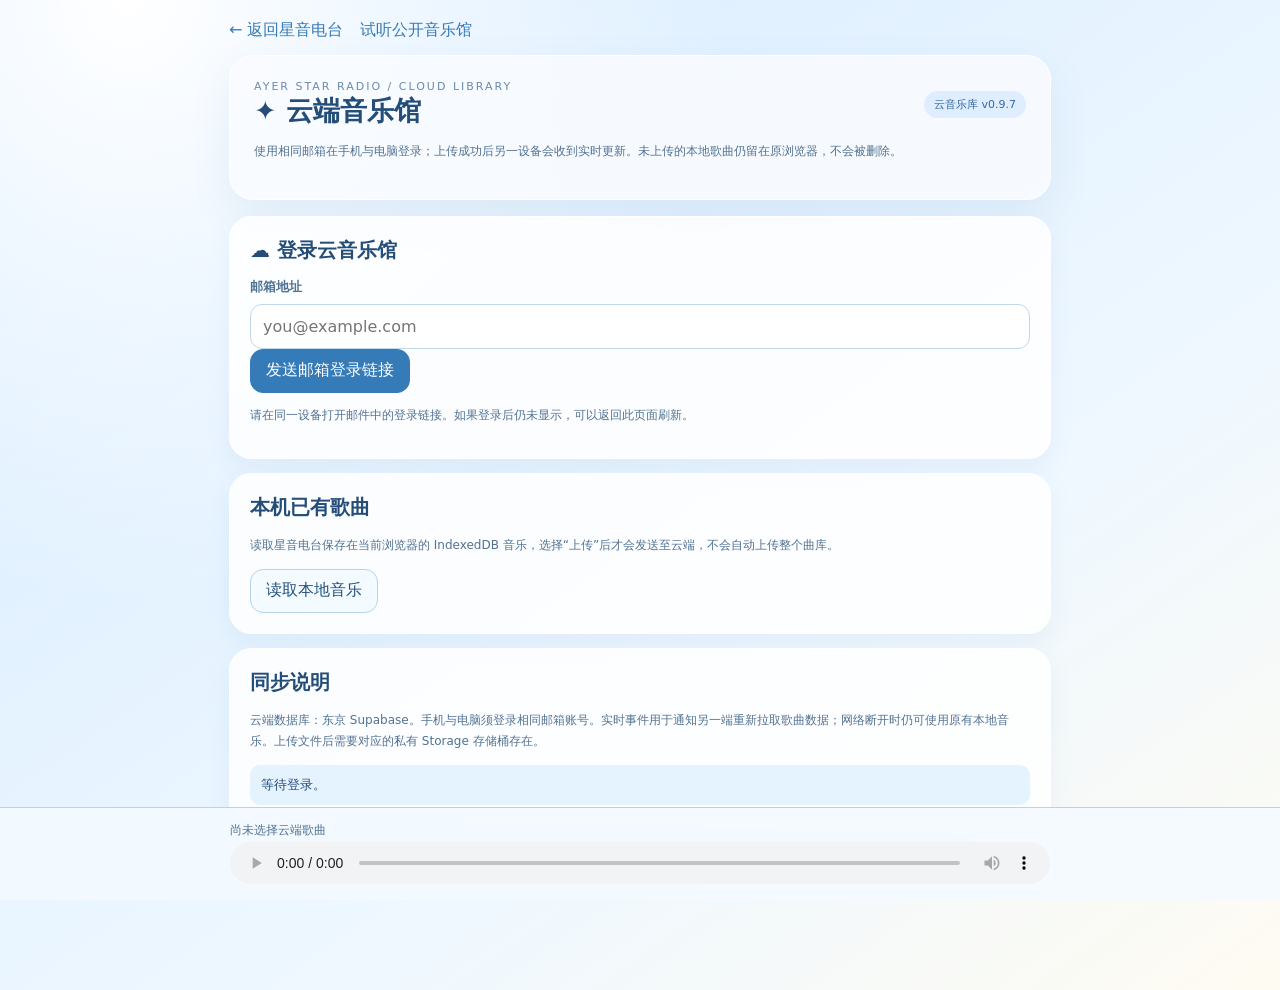
<file: cloud.html>
<!doctype html>
<html lang="zh-CN"><head><meta charset="utf-8"><meta name="viewport" content="width=device-width,initial-scale=1,viewport-fit=cover"><meta name="theme-color" content="#d5eafd"><title>星音电台 · 云端音乐馆</title>
<style>
:root{font-family:system-ui,"Microsoft YaHei",sans-serif;color:#244d78;background:#e9f4ff}*{box-sizing:border-box}body{margin:0;min-height:100dvh;background:radial-gradient(circle at 10% 0%,#fff 0,transparent 40%),linear-gradient(145deg,#d6ebff,#eff8ff 65%,#fefbf2)}main{max-width:850px;margin:auto;padding:20px 14px 150px}h1{margin:0;font-size:27px}h2{font-size:20px;margin:0 0 14px}.eyebrow{color:#6b8aad;font-size:11px;letter-spacing:2px}.hero{padding:24px;border:1px solid white;border-radius:24px;background:#f9fcffd9;box-shadow:0 16px 40px #447ca61a;margin-bottom:16px}.glass{padding:20px;border:1px solid #fff;border-radius:22px;background:#ffffffdb;box-shadow:0 10px 25px #5081b114;margin:14px 0}.row{display:flex;gap:10px;align-items:center;flex-wrap:wrap}.spread{justify-content:space-between}button,.button{font:inherit;min-height:44px;padding:10px 15px;border:1px solid #b5d3ec;border-radius:13px;color:#24517f;background:#f4fbff;cursor:pointer;text-decoration:none}button.primary{background:#347bb8;color:white;border-color:#347bb8}button:disabled{opacity:.5;cursor:not-allowed}button:focus-visible,input:focus-visible{outline:3px solid #3776c2;outline-offset:2px}label{display:grid;gap:5px;margin:8px 0;font-size:13px;color:#507295;font-weight:600}input{font:inherit;border:1px solid #c0d8ec;border-radius:12px;padding:12px;min-height:44px;width:100%;color:#21486c;background:#fff}.notice{color:#527292;font-size:12px;line-height:1.8}.status{margin-top:12px;padding:11px;border-radius:10px;background:#e5f3ff;font-size:13px;white-space:pre-wrap}.hidden{display:none!important}.song{display:flex;align-items:center;gap:10px;border-bottom:1px solid #dfebf7;padding:12px 0}.song-info{flex:1;min-width:0}.song strong{display:block;overflow:hidden;text-overflow:ellipsis;white-space:nowrap}.song small{color:#6b8196}.song button{flex-shrink:0}.cloudbar{position:fixed;bottom:0;left:0;right:0;padding:12px max(16px,calc((100vw - 820px)/2));background:#f4faffed;border-top:1px solid #b8d3e6;backdrop-filter:blur(12px)}audio{width:100%;height:42px}.badge{font-size:11px;border-radius:99px;background:#deeeff;padding:6px 10px;color:#3669a0}.back{display:inline-block;margin-bottom:14px;color:#347bb8;text-decoration:none}.help{background:#fff8e7;border:1px solid #f0dfb7;border-radius:12px;padding:12px;margin-top:12px;font-size:12px;color:#715f42}@media(max-width:520px){.hero,.glass{padding:15px}.song button{padding:9px 12px}.song{gap:5px}}

.song-art{width:54px;height:54px;border-radius:13px;object-fit:cover;background:#d8eaff;flex-shrink:0}
.song-actions{display:flex;gap:5px;flex-wrap:wrap;justify-content:flex-end}
.song-actions button{min-height:40px;padding:7px 10px;font-size:12px}.song-actions button.published{color:#965c2f;background:#fff3de;border-color:#e5cda8}
.cover-panel{margin:14px 0 22px;padding:15px;background:linear-gradient(130deg,#e8f4ff,#fffdf7);border:1px solid #c6deef;border-radius:17px}
.cover-panel h3{margin:0 0 8px;font-size:17px;color:#306b9b}.cover-panel .cover-hint{font-size:12px;color:#5d7d9e;line-height:1.7}
.cover-preview{width:52px;height:52px;border-radius:12px;object-fit:cover;flex-shrink:0;background:#dce9f7}
.cover-row{display:flex;align-items:center;gap:12px;padding:10px 0;border-bottom:1px solid #d6e4f0}
.cover-row .cover-title{flex:1;min-width:0;font-size:13px;overflow:hidden;text-overflow:ellipsis;white-space:nowrap}
.cover-panel button{min-height:44px}
.song-cover-missing{font-size:11px;color:#a06d3a;background:#fff6e5;border:1px solid #f2dfba;border-radius:6px;padding:3px 6px}

#playlistItems .song{padding:7px 0}
.cloud-edit{width:min(650px,calc(100vw - 26px));max-height:85dvh;overflow:auto;border:1px solid #b9d9f4;border-radius:19px;padding:22px;background:#f7fbff;color:#244d78}
.cloud-edit::backdrop{background:#143a64a8;backdrop-filter:blur(4px)}
.cloud-edit textarea{font:inherit;min-height:180px;resize:vertical;width:100%;border:1px solid #bdd8ef;border-radius:12px;padding:12px}
@media(max-width:560px){.song{align-items:flex-start}.song-actions{width:100%;justify-content:flex-start}.song{flex-wrap:wrap}.song-info{max-width:calc(100% - 70px)}}
.track-save-message{display:block;padding:12px 14px;margin:14px 0 10px;border-radius:12px;border:1px solid #bad5ec;background:#e7f4ff;color:#285d85;font-size:14px;line-height:1.6;overflow-wrap:anywhere}
.track-save-message[hidden]{display:none!important}.track-save-message[data-state="error"]{background:#fff0ed;color:#a42e29;border-color:#f2b7ac}.track-save-message[data-state="success"]{background:#e7f8ef;color:#24674b;border-color:#acd9c4}.cloud-edit button:disabled{opacity:.65;cursor:progress}

.upload-task{padding:12px 0;border-bottom:1px solid #d6e4f0}.upload-task progress{width:100%;height:12px;accent-color:#347bb8}.upload-task small{display:block;overflow-wrap:anywhere;margin:6px 0;color:#527292}.upload-task button{min-height:36px;padding:6px 12px}
</style></head><body><main><a class="back" href="./index.html">← 返回星音电台</a>　<a class="back" href="./public.html">试听公开音乐馆</a><header class="hero"><div class="row spread"><div><div class="eyebrow">AYER STAR RADIO / CLOUD LIBRARY</div><h1>✦ 云端音乐馆</h1></div><span class="badge">云音乐库 v0.9.7</span></div><p class="notice">使用相同邮箱在手机与电脑登录；上传成功后另一设备会收到实时更新。未上传的本地歌曲仍留在原浏览器，不会被删除。</p></header>
<section class="glass" id="loginPanel"><h2>☁ 登录云音乐馆</h2><label for="email">邮箱地址</label><input id="email" type="email" autocomplete="email" placeholder="you@example.com"><div class="row"><button class="primary" id="send" type="button">发送邮箱登录链接</button></div><p class="notice">请在同一设备打开邮件中的登录链接。如果登录后仍未显示，可以返回此页面刷新。</p></section>
<section class="glass hidden" id="userPanel"><div class="row spread"><div><h2>我的云音乐库</h2><div class="notice" id="account"></div></div><button id="logout" type="button">退出登录</button></div>
<label for="upload">选择手机或电脑上的歌曲上传至云端</label><input id="upload" type="file" accept="audio/*,.mp3,.wav,.flac,.m4a,.ogg" multiple><div class="row"><button class="primary" id="uploadBtn" type="button">上传所选音乐</button><button id="refresh" type="button">刷新云曲库</button></div>
<div class="help">仅拥有相关音乐的上传权利时才上传。音频保存在私有存储桶，歌曲资料仅登录本人可读。已加入 TUS 分片上传、进度显示和中断续传。当前服务端仍限制 50 MiB；暂不提高上传上限。断网后请重新选择同一文件并点击上传，系统将尝试续传。</div>

<section class="cover-panel"><h3>上传任务</h3><p class="notice" id="uploadSummary">暂无任务</p><div id="uploadTasks"></div><button id="clearUploadTasks" type="button">清除已完成任务</button></section><p id="publisherHint" class="help hidden">官方发布管理：私人歌曲默认不公开。只有明确点击“公开发布”并确认后，游客才能听到；点击“撤回公开”后从公开目录移除，已签发的临时播放链接可能在到期前仍有效。</p>
<section class="cover-panel" id="coverSyncPanel"><h3>✦ 云端封面同步</h3>
<p class="cover-hint">以前上传的音乐没有附带封面。请在保存有原始音乐封面的手机或电脑浏览器中，点击“扫描本机封面”。扫描只在本机进行，确认后才会上传；仅补齐缺失封面，不覆盖已有封面或音频。</p>
<div class="row"><button id="scanLocalCovers" type="button">检测本机封面</button><button id="syncMatchedCovers" class="primary hidden" type="button">确认同步匹配封面</button></div>
<div id="coverSyncMatches" aria-live="polite" class="cover-hint"></div></section>
<section id="playlistPanel"><h2 style="margin-top:20px">云端歌单</h2>
<div class="row"><input id="playlistName" style="flex:1;min-width:150px" maxlength="120" aria-label="新歌单名称" placeholder="输入歌单名称"><button id="playlistCreate" type="button">新建歌单</button></div>
<div id="playlists" class="notice"></div><div id="playlistItems"></div></section>
<h2 style="margin-top:20px">已同步歌曲 <span id="count" class="badge">0</span></h2><div id="songs" aria-live="polite"><p class="notice">登录后加载云曲库</p></div></section>
<dialog id="trackDialog" class="cloud-edit"><h2>歌曲资料与双语歌词</h2><input id="editTrackId" type="hidden">
<label for="cloudTitle">歌曲名称</label><input id="cloudTitle" maxlength="200">
<label for="cloudArtist">歌手</label><input id="cloudArtist" maxlength="200">
<label for="cloudAlbum">专辑</label><input id="cloudAlbum" maxlength="200">
<label for="cloudLyrics">双语 LRC（原文与 [tr] 翻译同时间戳）</label><textarea id="cloudLyrics" placeholder="[00:12.30]日文原文&#10;[00:12.30][tr]中文翻译"></textarea>
<label for="cloudLrcFile">从文件导入 LRC</label><input id="cloudLrcFile" type="file" accept=".lrc,.txt,text/plain">
<label for="cloudCover">上传歌曲封面（最多 3 MiB，过大自动优化）</label><input id="cloudCover" type="file" accept="image/jpeg,image/png,image/webp">
<p id="trackSaveMessage" class="track-save-message" role="status" aria-live="polite" aria-atomic="true" hidden></p>
<div class="row"><button class="primary" id="saveTrack" type="button">保存并同步</button><button id="closeTrack" type="button">取消</button></div></dialog>
<section class="glass" id="localPanel"><h2>本机已有歌曲</h2><p class="notice">读取星音电台保存在当前浏览器的 IndexedDB 音乐，选择“上传”后才会发送至云端，不会自动上传整个曲库。</p><button id="localRefresh">读取本地音乐</button><div id="locals"></div></section>
<section class="glass"><h2>同步说明</h2><p class="notice">云端数据库：东京 Supabase。手机与电脑须登录相同邮箱账号。实时事件用于通知另一端重新拉取歌曲数据；网络断开时仍可使用原有本地音乐。上传文件后需要对应的私有 Storage 存储桶存在。</p><div class="status" id="status" role="status">等待登录。</div></section></main>
<div class="cloudbar"><div id="playTitle" class="notice">尚未选择云端歌曲</div><audio controls id="player" preload="metadata"></audio></div>
<script type="module">
import { createClient } from 'https://esm.sh/@supabase/supabase-js@2.49.4';

const SB_URL='https://nnoffobuktejgtmwfvbn.supabase.co', SB_KEY='sb_publishable_ypAoa0UggQNWR9Rt9HWelQ_ao_Ih5Yw';
const sb=createClient(SB_URL,SB_KEY,{auth:{persistSession:true,autoRefreshToken:true,detectSessionInUrl:true}});
const $=id=>document.getElementById(id);let currentUser=null, channel=null, cloudTracks=[], cloudPlaylists=[], cloudPlaylistItems=[], lastPlayback=null, activeTrackId=null, activeCoverUrls=[], lastProgressWrite=0, pendingProgress=null, isPublisher=false, publicationMap=new Map(), plannedCoverMatches=[];const text=(id,msg)=>$(id).textContent=msg;const status=msg=>text('status',msg);
function el(tag,cls,content){const n=document.createElement(tag);if(cls)n.className=cls;if(content!==undefined)n.textContent=content;return n}
async function start(){const {data,error}=await sb.auth.getUser();if(error||!data.user){currentUser=null;showLoggedOut();return}currentUser=data.user;showLoggedIn();await loadPublisherRole();await Promise.all([loadSongs(),loadPlaylists(),loadPlayback()]);subscribe()}
function showLoggedOut(){$('loginPanel').classList.remove('hidden');$('userPanel').classList.add('hidden');text('status','请先登录账号。')}
function showLoggedIn(){$('loginPanel').classList.add('hidden');$('userPanel').classList.remove('hidden');text('account',currentUser.email||currentUser.id);status('已登录，正在连接云端。')}
$('send').onclick=async()=>{const email=$('email').value.trim();if(!email.includes('@')){status('请输入正确的邮箱');return}status('正在发送登录邮件…');const {error}=await sb.auth.signInWithOtp({email,options:{emailRedirectTo:location.origin+location.pathname}});status(error?'发送失败：'+error.message:'登录链接已发送，请打开邮箱确认。')};
$('logout').onclick=async()=>{await sb.auth.signOut();if(channel)await sb.removeChannel(channel);channel=null;currentUser=null;cloudTracks=[];cloudPlaylists=[];activeTrackId=null;isPublisher=false;publicationMap.clear();$('publisherHint').classList.add('hidden');showLoggedOut();$('songs').replaceChildren();$('playlists').replaceChildren();$('playlistItems').replaceChildren();};
sb.auth.onAuthStateChange((_event,session)=>{if(session?.user&&session.user.id!==currentUser?.id){queueMicrotask(()=>start())}else if(!session?.user&&currentUser){queueMicrotask(()=>start())}});

const audio=$('player');
const must=(result)=>{if(result.error)throw result.error;return result.data};
function lrcValid(raw){
 const timed=String(raw||'').split(/\r?\n/).filter(l=>/^\[\d{1,3}:\d\d[.:]\d{1,3}\]/.test(l));
 const timestamps=timed.map(l=>{const m=l.match(/^\[(\d+):(\d+)[.:](\d+)\]/);return m?Number(m[1])*60+Number(m[2])+Number(m[3])/Math.pow(10,m[3].length):null});
 return {hasTimed:timestamps.length>0,invalid:timestamps.some(v=>!Number.isFinite(v)),count:timed.length};
}
/* v0.9.7.2: keep every save outcome visible inside the editing dialog. */
let trackSaveBusy=false;
function editorMessage(message,kind='info'){
 const box=$('trackSaveMessage');
 box.hidden=!message;
 box.dataset.state=kind;
 box.textContent=message||'';
}
function setEditorBusy(busy){
 trackSaveBusy=busy;
 $('saveTrack').disabled=busy;
 $('closeTrack').disabled=busy;
 $('saveTrack').textContent=busy?'正在保存…':'保存并同步';
}
function openEditor(track){
 if(trackSaveBusy)return;
 $('editTrackId').value=track.id;
 $('cloudTitle').value=track.title||'';$('cloudArtist').value=track.artist||'';$('cloudAlbum').value=track.album||'';
 $('cloudLyrics').value=track.lyrics||'';$('cloudCover').value='';$('cloudLrcFile').value='';
 editorMessage('');
 $('trackDialog').showModal();
}
$('trackDialog').addEventListener('cancel',event=>{if(trackSaveBusy)event.preventDefault()});
$('closeTrack').onclick=()=>{if(!trackSaveBusy)$('trackDialog').close()};
$('cloudLrcFile').onchange=async event=>{
 const file=event.target.files?.[0];
 if(!file)return;
 try{
  $('cloudLyrics').value=await file.text();
  editorMessage('歌词文件已导入。点击“保存并同步”才会写入云端。');
 }catch(error){editorMessage('歌词文件读取失败：'+error.message,'error')}
};
const COVER_LIMIT=3*1024*1024;
async function optimizeEditorCover(file){
 if(!['image/jpeg','image/png','image/webp'].includes(file.type))throw Error('封面仅支持 JPG、PNG、WebP 图片。');
 if(file.size<=COVER_LIMIT)return file;
 if(file.size>35*1024*1024)throw Error('原始图片超过 35 MiB，请先缩小图片后重新选择。');
 editorMessage('封面超过 3 MiB，正在本机优化尺寸与画质，原始图片不会被修改。');
 let bitmap;
 try{bitmap=await createImageBitmap(file)}catch(error){throw Error('当前浏览器无法处理该封面，请选择小于 3 MiB 的图片。')}
 try{
  const canvas=document.createElement('canvas');
  const ratio=Math.min(1,1600/Math.max(bitmap.width,bitmap.height));
  canvas.width=Math.max(1,Math.round(bitmap.width*ratio));
  canvas.height=Math.max(1,Math.round(bitmap.height*ratio));
  const ctx=canvas.getContext('2d');
  if(!ctx)throw Error('浏览器无法创建封面画布。');
  ctx.drawImage(bitmap,0,0,canvas.width,canvas.height);
  const encode=(mime,quality)=>new Promise((resolve,reject)=>canvas.toBlob(blob=>blob?resolve(blob):reject(Error('封面编码失败。')),mime,quality));
  let result=null;
  for(const quality of [0.9,0.82,0.7]){
   const blob=await encode('image/webp',quality);
   if(blob.type!=='image/webp')break;
   result=blob;
   if(result.size<=COVER_LIMIT)break;
  }
  if(!result||result.size>COVER_LIMIT){
   // JPEG fallback for browsers without WebP encoding or unusually large covers.
   ctx.globalCompositeOperation='destination-over';
   ctx.fillStyle='#fff';
   ctx.fillRect(0,0,canvas.width,canvas.height);
   ctx.globalCompositeOperation='source-over';
   for(const quality of [0.88,0.75,0.62]){
    result=await encode('image/jpeg',quality);
    if(result.size<=COVER_LIMIT)break;
   }
  }
  if(!result||result.size>COVER_LIMIT)throw Error('自动优化后封面仍超过 3 MiB，请选择更小的图片。');
  editorMessage('封面已在本机优化至 '+(result.size/1048576).toFixed(2)+' MiB，正在准备上传。');
  return result;
 }finally{bitmap.close()}
}
$('saveTrack').onclick=async()=>{
 if(trackSaveBusy)return;
 const id=$('editTrackId').value,track=cloudTracks.find(item=>item.id===id);
 if(!track||!currentUser){editorMessage('当前账号或歌曲记录已失效，请重新登录并刷新云音乐库。','error');return}
 const title=$('cloudTitle').value.trim(),lyrics=$('cloudLyrics').value;
 if(!title){editorMessage('请输入歌曲名称后再保存。','error');$('cloudTitle').focus();return}
 const check=lrcValid(lyrics);
 if(check.invalid){editorMessage('LRC 歌词的时间标签无效，请检查后重试。','error');$('cloudLyrics').focus();return}
 const userId=currentUser.id;
 const update={title,artist:$('cloudArtist').value.trim(),album:$('cloudAlbum').value.trim(),lyrics};
 const coverFile=$('cloudCover').files?.[0];
 let uploadedCoverPath=null,committed=false,slowTimer;
 setEditorBusy(true);
 editorMessage('正在检查歌曲资料…');
 slowTimer=setTimeout(()=>{if(trackSaveBusy)editorMessage('仍在等待云服务器响应。请保持此页面打开，不要重复提交。')},20000);
 try{
  if(coverFile){
   const image=await optimizeEditorCover(coverFile);
   if(currentUser?.id!==userId)throw Error('登录账号已发生变化，请重新登录。');
   editorMessage('正在上传歌曲封面（'+(image.size/1048576).toFixed(2)+' MiB）…');
   const ext=image.type==='image/png'?'png':image.type==='image/webp'?'webp':'jpg';
   const path=userId+'/'+crypto.randomUUID()+'.'+ext;
   const response=await sb.storage.from('ayer-covers').upload(path,image,{upsert:false,contentType:image.type});
   if(response.error)throw Error('封面上传失败：'+response.error.message);
   uploadedCoverPath=path;
   update.cover_path=path;
  }
  if(currentUser?.id!==userId)throw Error('账号登录状态已改变，请重新登录。');
  editorMessage('封面已处理，正在保存歌曲名称、专辑与歌词…');
  const response=await sb.from('radio_tracks').update(update).eq('id',id).eq('user_id',userId).select('id');
  if(response.error)throw Error('歌曲资料更新失败：'+response.error.message);
  if(!response.data?.some(item=>item.id===id))throw Error('没有找到可更新的歌曲记录。请检查是否已登录正确账号。');
  committed=true;
  // Data is saved. Subsequent view refresh/notification failures must not delete its cover.
  editorMessage('歌曲资料已保存，正在更新音乐馆…','success');
  $('trackDialog').close();
  const warnings=[];
  if(uploadedCoverPath){
   try{await notifyPublishedCoverUpdated(id)}catch(error){warnings.push('公开封面通知未完成')}
  }
  try{await loadSongs()}catch(error){warnings.push('曲库刷新暂未完成')}
  status(warnings.length?'歌曲资料已保存。'+warnings.join('；')+'，稍后刷新即可。':'歌曲信息、封面与歌词已成功同步至云端。');
 }catch(error){
  const message=error?.message||String(error);
  editorMessage('保存失败：'+message,'error');
  status('歌曲资料保存失败：'+message);
  if(uploadedCoverPath&&!committed){
   try{await sb.storage.from('ayer-covers').remove([uploadedCoverPath])}catch(cleanupError){console.warn('保存失败后的封面清理未完成',cleanupError)}
  }
 }finally{
  clearTimeout(slowTimer);
  setEditorBusy(false);
 }
};

async function loadPublisherRole(){
 const result=await sb.from('radio_admins').select('user_id').eq('user_id',currentUser.id).maybeSingle();
 isPublisher=!result.error&&!!result.data;
 $('publisherHint').classList.toggle('hidden',!isPublisher);
 if(result.error)status('管理员身份检查失败：'+result.error.message);
}
async function loadPublicationMap(){
 publicationMap.clear();
 if(!isPublisher)return;
 const result=await sb.from('radio_publications').select('track_id,published,title,artist,album,lyrics').eq('publisher_user_id',currentUser.id);
 if(result.error){status('读取发布状态失败：'+result.error.message);return}
 for(const p of result.data||[])publicationMap.set(p.track_id,p);
}
async function publishTrack(track){
 if(!isPublisher){status('当前账号没有官方发布权限');return}
 const current=publicationMap.get(track.id);
 if(current?.published){
  if(!confirm('确认将「'+track.title+'」撤回公开？访客无法再获取新的播放链接。'))return;
  try{must(await sb.from('radio_publications').update({published:false}).eq('track_id',track.id));await loadSongs();status('已撤回公开歌曲：'+track.title)}
  catch(e){status('撤回公开失败：'+e.message)}
  return;
 }
 if(!confirm('确认公开发布「'+track.title+'」？访客将能听到音频并查看封面和双语歌词。'))return;
 const record={track_id:track.id,publisher_user_id:currentUser.id,title:track.title,artist:track.artist||'',album:track.album||'',lyrics:track.lyrics||'',published:true,published_at:new Date().toISOString()};
 try{must(await sb.from('radio_publications').upsert(record,{onConflict:'track_id'}));await loadSongs();status('歌曲已公开发布：'+track.title)}
 catch(e){status('发布失败：'+e.message)}
}
async function refreshPublicInfo(track){
 if(!isPublisher||!publicationMap.get(track.id)?.published)return;
 try{must(await sb.from('radio_publications').update({title:track.title,artist:track.artist||'',album:track.album||'',lyrics:track.lyrics||''}).eq('track_id',track.id));status('已同步公开曲目文字资料：'+track.title)}
 catch(e){status('同步公开资料失败：'+e.message)}
}
async function loadSongs(){
 if(!currentUser)return;
 const result=await sb.from('radio_tracks').select('id,title,artist,album,audio_path,cover_path,lyrics,file_size_bytes,created_at,updated_at').is('deleted_at',null).eq('sync_state','ready').order('created_at',{ascending:false});
 if(result.error){status('读取云曲库失败：'+result.error.message);return}
 cloudTracks=result.data||[];
 await loadPublicationMap();
 const box=$('songs');box.replaceChildren();text('count',String(cloudTracks.length));
 for(const url of activeCoverUrls)URL.revokeObjectURL(url);activeCoverUrls=[];
 if(!cloudTracks.length){box.append(el('p','notice','云端还没有歌曲。'));return}
 for(const t of cloudTracks){
  const row=el('div','song'),art=el('img','song-art'),info=el('div','song-info'),actions=el('div','song-actions');
  art.alt='封面';art.style.visibility='visible';art.src='data:image/svg+xml,'+encodeURIComponent('<svg xmlns="http://www.w3.org/2000/svg" width="72" height="72" viewBox="0 0 72 72"><rect width="72" height="72" fill="#dceeff"/><text x="36" y="47" text-anchor="middle" font-size="32" fill="#5686b5">♫</text></svg>');
  if(t.cover_path){sb.storage.from('ayer-covers').download(t.cover_path).then(({data,error})=>{if(!error&&data){const url=URL.createObjectURL(data);activeCoverUrls.push(url);art.src=url;art.style.visibility='visible'}})}
  info.append(el('strong','',t.title),el('small','',(t.artist||'未知歌手')+' · '+(t.album||'未分类')));
  if(!t.cover_path){const missing=el('span','song-cover-missing','封面未同步');info.append(missing)}
  const play=el('button','','▶ 播放'),edit=el('button','','✎ 编辑'),add=el('button','','＋ 歌单');
  play.onclick=()=>playTrack(t,play);edit.onclick=()=>openEditor(t);add.onclick=()=>choosePlaylist(t);
  actions.append(play,edit,add);
  if(isPublisher){
    const published=!!publicationMap.get(t.id)?.published;
    const pub=el('button',published?'published':'',published?'撤回公开':'公开发布');
    pub.title=published?'停止公开播放（保留私有音频）':'将此歌曲的音频、封面及歌词开放给游客';
    pub.onclick=()=>publishTrack(t);actions.append(pub);
    if(published){const refresh=el('button','','更新公开资料');refresh.onclick=()=>refreshPublicInfo(t);actions.append(refresh)}
  }
  row.append(art,info,actions);box.append(row);
 }
 if(!$('playlistItems').dataset.playlistId)await renderPlaylistList();
 status('已同步 '+cloudTracks.length+' 首歌曲。');
}
async function playTrack(track,btn){
 if(!track.audio_path){status('此歌曲没有云端音频');return}
 if(btn)btn.disabled=true;
 try{
  const signed=must(await sb.storage.from('ayer-audio').createSignedUrl(track.audio_path,3600));
  if(activeTrackId!==track.id){activeTrackId=track.id;audio.src=signed.signedUrl;audio.load();await new Promise(resolve=>{if(audio.readyState>=1)return resolve();audio.addEventListener('loadedmetadata',resolve,{once:true});setTimeout(resolve,3000)});
   if(lastPlayback?.track_id===track.id&&lastPlayback.position_seconds>0&&lastPlayback.position_seconds<audio.duration-2){audio.currentTime=Number(lastPlayback.position_seconds)}
  }
  text('playTitle',track.title);
  await savePlayback(true);
  try{await audio.play()}catch(_){status('请点击底部播放器的播放按钮')}
 }catch(e){status('播放失败：'+e.message)}
 finally{if(btn)btn.disabled=false}
}
async function loadPlaylists(){
 if(!currentUser)return;
 const [p,items]=await Promise.all([sb.from('radio_playlists').select('id,name,created_at').is('deleted_at',null).order('created_at'),sb.from('radio_playlist_items').select('playlist_id,track_id,sort_order').order('sort_order')]);
 if(p.error||items.error){status('歌单读取失败：'+(p.error||items.error).message);return}
 cloudPlaylists=p.data||[];cloudPlaylistItems=items.data||[];await renderPlaylistList();
}
async function renderPlaylistList(){
 const dest=$('playlists');dest.replaceChildren();
 if(!cloudPlaylists.length){dest.textContent='还没有云歌单。';return}
 for(const p of cloudPlaylists){
  const row=el('div','song'),info=el('div','song-info',p.name+' · '+cloudPlaylistItems.filter(x=>x.playlist_id===p.id).length+' 首');
  const view=el('button','','查看'),remove=el('button','','删除');
  view.onclick=()=>renderPlaylistItems(p.id);
  remove.onclick=async()=>{if(!confirm('确认删除云歌单「'+p.name+'」？歌曲文件不会删除。'))return;
   try{must(await sb.from('radio_playlist_items').delete().eq('playlist_id',p.id));must(await sb.from('radio_playlists').delete().eq('id',p.id));$('playlistItems').replaceChildren();$('playlistItems').dataset.playlistId='';await loadPlaylists()}catch(e){status('删除歌单失败：'+e.message)}
  };
  row.append(info,view,remove);dest.append(row);
 }
 const selected=$('playlistItems').dataset.playlistId;
 if(selected&&cloudPlaylists.some(p=>p.id===selected))renderPlaylistItems(selected);
}
function renderPlaylistItems(id){
 const panel=$('playlistItems'),p=cloudPlaylists.find(x=>x.id===id);
 panel.replaceChildren();panel.dataset.playlistId=id;if(!p)return;
 panel.append(el('h2','',p.name+' · 曲目'));
 for(const item of cloudPlaylistItems.filter(x=>x.playlist_id===id).sort((a,b)=>a.sort_order-b.sort_order)){
  const t=cloudTracks.find(x=>x.id===item.track_id);if(!t)continue;
  const row=el('div','song'),info=el('div','song-info',t.title),play=el('button','','▶'),del=el('button','','移除');
  play.onclick=()=>playTrack(t,play);
  del.onclick=async()=>{try{must(await sb.from('radio_playlist_items').delete().eq('playlist_id',id).eq('track_id',t.id));await loadPlaylists()}catch(e){status('移除失败：'+e.message)}};
  row.append(info,play,del);panel.append(row);
 }
}
$('playlistCreate').onclick=async()=>{
 const name=$('playlistName').value.trim();if(!name){status('请输入歌单名称');return}
 try{must(await sb.from('radio_playlists').insert({name}));$('playlistName').value='';await loadPlaylists();status('已创建云歌单。')}catch(e){status('歌单创建失败：'+e.message)}
};
async function choosePlaylist(track){
 if(!cloudPlaylists.length){status('请先创建一个云歌单。');return}
 const names=cloudPlaylists.map((p,i)=>(i+1)+'. '+p.name).join('\n'),raw=prompt('将「'+track.title+'」加入哪个歌单？输入序号：\n'+names);
 if(raw===null)return;const index=Number(raw)-1;if(!Number.isInteger(index)||!cloudPlaylists[index]){status('歌单序号无效');return}
 const p=cloudPlaylists[index];if(cloudPlaylistItems.some(x=>x.playlist_id===p.id&&x.track_id===track.id)){status('这首歌已经在歌单中');return}
 try{must(await sb.from('radio_playlist_items').insert({playlist_id:p.id,track_id:track.id,sort_order:cloudPlaylistItems.filter(x=>x.playlist_id===p.id).length}));await loadPlaylists();status('已加入 '+p.name)}catch(e){status('加入歌单失败：'+e.message)}
}
async function loadPlayback(){
 if(!currentUser)return;
 const {data,error}=await sb.from('radio_playback_state').select('track_id,position_seconds,updated_at').eq('user_id',currentUser.id).maybeSingle();
 if(!error){lastPlayback=data;if(data?.track_id){const track=cloudTracks.find(t=>t.id===data.track_id);if(track)text('playTitle','上次播放：'+track.title+' · '+Math.floor(data.position_seconds||0)+' 秒（点击播放可续播）')}}
}
async function savePlayback(force=false){
 if(!currentUser||!activeTrackId)return;
 const now=Date.now();if(!force&&now-lastProgressWrite<8000)return;lastProgressWrite=now;
 const data={user_id:currentUser.id,track_id:activeTrackId,position_seconds:Math.max(0,Math.round(audio.currentTime*1000)/1000)};
 const res=await sb.from('radio_playback_state').upsert(data,{onConflict:'user_id'});
 if(res.error)status('播放进度同步失败：'+res.error.message);
 else lastPlayback=data;
}
audio.addEventListener('timeupdate',()=>{void savePlayback()});
audio.addEventListener('pause',()=>{void savePlayback(true)});
audio.addEventListener('ended',()=>{audio.currentTime=0;void savePlayback(true)});
document.addEventListener('visibilitychange',()=>{if(document.visibilityState==='hidden')void savePlayback(true)});
function subscribe(){
 if(channel)sb.removeChannel(channel);
 channel=sb.channel('radio-cloud-'+currentUser.id)
 .on('postgres_changes',{event:'*',schema:'public',table:'radio_tracks',filter:'user_id=eq.'+currentUser.id},()=>loadSongs())
 .on('postgres_changes',{event:'*',schema:'public',table:'radio_playlists',filter:'user_id=eq.'+currentUser.id},()=>loadPlaylists())
 .on('postgres_changes',{event:'*',schema:'public',table:'radio_playlist_items',filter:'user_id=eq.'+currentUser.id},()=>loadPlaylists())
 .on('postgres_changes',{event:'*',schema:'public',table:'radio_playback_state',filter:'user_id=eq.'+currentUser.id},()=>{if(audio.paused)loadPlayback()})
 .on('postgres_changes',{event:'*',schema:'public',table:'radio_publications'},()=>{if(isPublisher)loadSongs()})
 .subscribe(v=>{if(v==='SUBSCRIBED')status('云曲库、歌单与进度实时同步已连接。');if(v==='CHANNEL_ERROR'||v==='TIMED_OUT')status('实时同步连接中断，可使用“刷新云曲库”重试。')});
}

/* v0.7.4: repair covers uploaded originally into local IndexedDB only. */
const cloudCoverKey=v=>String(v||'').normalize('NFKC').trim().replace(/\.(mp3|wav|flac|ogg|aac|m4a)$/i,'').toLocaleLowerCase();
function isCloudCoverMissing(t){return !t?.cover_path}
async function getLocalStoredSongs(){
 const db=await new Promise((resolve,reject)=>{const req=indexedDB.open('ayer-star-radio');req.onsuccess=()=>resolve(req.result);req.onerror=()=>reject(req.error)});
 try{
  if(!db.objectStoreNames.contains('songs'))return [];
  return await new Promise((resolve,reject)=>{const req=db.transaction('songs','readonly').objectStore('songs').getAll();req.onsuccess=()=>resolve(req.result||[]);req.onerror=()=>reject(req.error)});
 }finally{db.close()}
}
function embeddedCover(source){return source instanceof Blob||(typeof source==='string'&&/^data:image\/(?:jpeg|png|webp);base64,/i.test(source))}
async function localCoverFile(source,name='cover'){
 let blob;
 if(source instanceof Blob)blob=source;
 else if(typeof source==='string'&&/^data:image\/(?:jpeg|png|webp);base64,/i.test(source))blob=await(await fetch(source)).blob();
 else throw Error('没有可用的本地封面图片');
 if(!['image/jpeg','image/png','image/webp'].includes(blob.type))throw Error('仅支持 JPG、PNG、WebP 封面');
 if(blob.size>3*1024*1024){
  const bitmap=await createImageBitmap(blob);
  try{
   const ratio=Math.min(1,1200/Math.max(bitmap.width,bitmap.height));
   const canvas=document.createElement('canvas');canvas.width=Math.max(1,Math.round(bitmap.width*ratio));canvas.height=Math.max(1,Math.round(bitmap.height*ratio));
   const ctx=canvas.getContext('2d');if(!ctx)throw Error('浏览器无法压缩封面');
   ctx.fillStyle='#fff';ctx.fillRect(0,0,canvas.width,canvas.height);ctx.drawImage(bitmap,0,0,canvas.width,canvas.height);
   blob=await new Promise((resolve,reject)=>canvas.toBlob(out=>out?resolve(out):reject(Error('封面压缩失败')),'image/jpeg',0.78));
  }finally{bitmap.close()}
 }
 if(blob.size>3*1024*1024)throw Error('封面仍大于 3MB，请先压缩图片');
 const ext=blob.type==='image/png'?'png':blob.type==='image/webp'?'webp':'jpg';
 return new File([blob],String(name).slice(0,70)+'.'+ext,{type:blob.type});
}
async function uploadCoverObject(source,name){
 if(!currentUser)throw Error('请先登录');
 const file=await localCoverFile(source,name);
 const ext=file.type==='image/png'?'png':file.type==='image/webp'?'webp':'jpg';
 const path=currentUser.id+'/'+crypto.randomUUID()+'.'+ext;
 const result=await sb.storage.from('ayer-covers').upload(path,file,{upsert:false,contentType:file.type});
 if(result.error)throw Error('封面上传失败：'+result.error.message);
 return path;
}
async function notifyPublishedCoverUpdated(trackId){
 if(!isPublisher)return;
 const pub=publicationMap.get(trackId);
 if(pub?.published){
  const result=await sb.from('radio_publications').update({updated_at:new Date().toISOString()}).eq('track_id',trackId);
  if(result.error)console.warn('公开封面刷新通知未发送',result.error.message);
 }
}
async function fillCoverForCloudTrack(track,source){
 if(!track||!isCloudCoverMissing(track))return false;
 const path=await uploadCoverObject(source,track.title||'cover');
 try{
  const result=await sb.from('radio_tracks').update({cover_path:path}).eq('id',track.id).eq('user_id',currentUser.id).is('cover_path',null).select('id');
  if(result.error)throw result.error;
  if(!result.data?.length){await sb.storage.from('ayer-covers').remove([path]);return false}
  track.cover_path=path;
  await notifyPublishedCoverUpdated(track.id);
  return true;
 }catch(e){
  await sb.storage.from('ayer-covers').remove([path]);
  throw e;
 }
}
$('scanLocalCovers').onclick=async()=>{
 if(!currentUser){status('请先登录后同步封面');return}
 const output=$('coverSyncMatches');output.replaceChildren();plannedCoverMatches=[];
 $('syncMatchedCovers').classList.add('hidden');
 $('scanLocalCovers').disabled=true;
 try{
  const locals=await getLocalStoredSongs();
  const missing=cloudTracks.filter(isCloudCoverMissing);
  const remoteGroups=new Map();
  for(const remote of missing){const key=cloudCoverKey(remote.title);remoteGroups.set(key,[...(remoteGroups.get(key)||[]),remote])}
  for(const local of locals){
   if(!embeddedCover(local.cover))continue;
   const matches=remoteGroups.get(cloudCoverKey(local.title))||[];
   if(matches.length!==1)continue;
   if(plannedCoverMatches.some(x=>x.remote.id===matches[0].id))continue;
   plannedCoverMatches.push({local,remote:matches[0]});
  }
  if(!plannedCoverMatches.length){output.textContent=missing.length?'没有找到与云端缺失封面歌曲同名的本地封面。请在歌曲“编辑”中手动上传封面。':'所有云端歌曲均已有封面。';return}
  const description=el('p','cover-hint','检测到 '+plannedCoverMatches.length+' 张可匹配封面，等待确认上传；不会上传或修改音频。');
  output.append(description);
  for(const {local,remote} of plannedCoverMatches){
   const row=el('div','cover-row'),art=el('img','cover-preview');
   if(typeof local.cover==='string')art.src=local.cover;else art.src=URL.createObjectURL(local.cover);
   art.alt='本机封面';const info=el('span','cover-title',remote.title);row.append(art,info);output.append(row);
   if(local.cover instanceof Blob)art.onload=()=>URL.revokeObjectURL(art.src);
  }
  $('syncMatchedCovers').classList.remove('hidden');
 }catch(e){status('本机封面扫描失败：'+e.message);output.textContent='请检查此浏览器是否保存过星音电台本地音乐。'}
 finally{$('scanLocalCovers').disabled=false}
};
$('syncMatchedCovers').onclick=async()=>{
 if(!currentUser||!plannedCoverMatches.length)return;
 if(!confirm('确认将 '+plannedCoverMatches.length+' 张本机图片上传至私有云封面库，并关联到同名歌曲？已有封面不会覆盖。'))return;
 const entries=[...plannedCoverMatches];$('syncMatchedCovers').disabled=true;$('scanLocalCovers').disabled=true;
 let completed=0,failed=0;
 try{
  for(const {local,remote} of entries){
   try{status('封面同步中：'+remote.title);if(await fillCoverForCloudTrack(remote,local.cover))completed++}
   catch(e){failed++;console.warn('封面同步失败',remote.title,e);status(remote.title+'：'+e.message)}
  }
  plannedCoverMatches=[];$('syncMatchedCovers').classList.add('hidden');
  $('coverSyncMatches').textContent='已同步 '+completed+' 张封面'+(failed?'；失败 '+failed+' 张。请重试或在“编辑”中手动上传。':'。PC 端重新打开或点击同步即可显示。');
  await loadSongs();
  status('封面补同步完成：'+completed+' 张成功，'+failed+' 张失败。');
 }finally{$('syncMatchedCovers').disabled=false;$('scanLocalCovers').disabled=false}
};

const AUDIO_UPLOAD_LIMIT=50*1024*1024; // 200 MB target requires project-level approval
function uploadFingerprint(file,userId){
 return 'ayer-tus-v1:'+userId+':'+file.name+':'+file.size+':'+file.lastModified;
}
async function uploadAudioResumable(file,path,fingerprint,onProgress=()=>{}){
 const {data:{session},error}=await sb.auth.getSession();
 if(error||!session?.access_token)throw Error('登录状态已失效，请重新登录');
 if(!(file instanceof Blob))throw Error('无法读取本地音频文件');
 let tus;
 try{tus=await import('https://esm.sh/tus-js-client@4.3.1?target=es2022&conditions=browser');}catch(_e){return uploadAudioStandard(file,path,onProgress)}
 try{return await new Promise((resolve,reject)=>{
  const upload=new tus.Upload(file,{
   endpoint:'https://nnoffobuktejgtmwfvbn.storage.supabase.co/storage/v1/upload/resumable',
   fingerprint:async()=>fingerprint+':'+path,
   chunkSize:6*1024*1024,retryDelays:[0,3000,5000,10000,20000],
   headers:{authorization:'Bearer '+session.access_token,'x-upsert':'false'},
   uploadDataDuringCreation:true,removeFingerprintOnSuccess:true,
   metadata:{bucketName:'ayer-audio',objectName:path,contentType:file.type||'application/octet-stream',cacheControl:'3600'},
   onError:err=>reject(err),
   onProgress:(sent,total)=>{onProgress(sent,total);status('分片上传 '+file.name+'：'+(100*sent/total).toFixed(1)+'%（'+(sent/1048576).toFixed(1)+' / '+(total/1048576).toFixed(1)+' MiB）')},
   onSuccess:()=>resolve()
  });
  upload.findPreviousUploads().then(previous=>{
   if(previous.length)upload.resumeFromPreviousUpload(previous[0]);
   upload.start();
  }).catch(reject);
 });}catch(e){if(/source object may only|Buffer or Readable|not supported in this environment/i.test(String(e?.message||e)))return uploadAudioStandard(file,path,onProgress);throw e}
}
async function uploadAudioStandard(file,path,onProgress){
 onProgress(0,file.size,true);
 status('正在使用兼容模式上传：'+file.name);
 const result=await sb.storage.from('ayer-audio').upload(path,file,{upsert:false,contentType:file.type||'application/octet-stream'});
 if(result.error)throw Error('音频上传失败：'+result.error.message);
 onProgress(file.size,file.size,true);
}
async function uploadOne(file,meta={},onProgress=()=>{}){
 if(!currentUser)throw Error('请先登录');
 if(file.size>AUDIO_UPLOAD_LIMIT)throw Error('单首歌曲不能超过 50 MiB。');
 if(!(/\.(mp3|wav|m4a|flac|ogg)$/i.test(file.name)||file.type.startsWith('audio/')))throw Error('不支持的音频格式');
 const userId=currentUser.id,fingerprint=uploadFingerprint(file,userId);
 let id,path;
 try{
  const pending=JSON.parse(localStorage.getItem(fingerprint)||'null');
  if(pending?.id&&pending?.path?.startsWith(userId+'/')){id=pending.id;path=pending.path}
 }catch(_e){}
 if(!id){id=crypto.randomUUID();const ext=(file.name.split('.').pop()||'mp3').replace(/[^a-z0-9]/gi,'').toLowerCase();path=userId+'/'+id+'.'+ext}
 localStorage.setItem(fingerprint,JSON.stringify({id,path}));
 await uploadAudioResumable(file,path,fingerprint,onProgress);
 let coverPath=null,coverWarning='';
 if(embeddedCover(meta.cover)){try{coverPath=await uploadCoverObject(meta.cover,meta.title||'cover')}catch(e){coverWarning=e.message;console.warn('Local cover upload skipped',e)}}
 const record={id,title:(meta.title||file.name.replace(/\.[^.]+$/,'')).slice(0,200),artist:meta.artist||'',album:meta.album||'',lyrics:meta.lyrics||'',audio_path:path,cover_path:coverPath,file_size_bytes:file.size,mime_type:file.type||null,sync_state:'ready'};
 const {error:dbError}=await sb.from('radio_tracks').upsert(record,{onConflict:'id'});
 if(dbError)throw Error('音频已上传，但歌曲资料保存失败；重新选择同一文件可重试：'+dbError.message);
 localStorage.removeItem(fingerprint);
 return {...record,coverWarning};
}
const uploadTasks=[];let queueRunning=false;
function renderUploadTasks(){
 const box=$('uploadTasks');box.replaceChildren();
 text('uploadSummary',uploadTasks.length?uploadTasks.filter(t=>t.state==='done').length+' / '+uploadTasks.length+' 已完成':'暂无任务');
 for(const t of uploadTasks){
  const row=el('div','upload-task');row.append(el('strong','',t.file.name));
  const p=el('progress');p.max=t.file.size||1;p.value=t.sent||0;if(t.compat&&t.state==='running')p.removeAttribute('value');row.append(p);
  const labels={queued:'等待上传',running:'上传中',done:'已完成',failed:'上传失败',skipped:'已跳过'};
  row.append(el('small','',labels[t.state]+' · '+(t.file.size/1048576).toFixed(2)+' MiB'+(t.speed?' · '+(t.speed/1048576).toFixed(2)+' MiB/s':'')+(t.message?' · '+t.message:'')));
  if(t.state==='failed'){const retry=el('button','','重试');retry.onclick=()=>{t.state='queued';t.message='';void runUploadQueue()};row.append(retry)}
  if(t.state==='queued'){const skip=el('button','','移出队列');skip.onclick=()=>{t.state='skipped';renderUploadTasks()};row.append(skip)}
  box.append(row);
 }
}
async function runUploadQueue(){
 if(queueRunning)return;queueRunning=true;$('uploadBtn').disabled=true;
 try{
  for(const t of uploadTasks){
   if(t.state!=='queued')continue;
   if(currentUser?.id!==t.userId){t.state='failed';t.message='账号已切换，请重新选择文件';continue}
   t.state='running';t.sent=0;t.speed=0;t.compat=false;renderUploadTasks();
   let previous=0,stamp=performance.now();
   try{
    const title=t.file.name.replace(/\.[^.]+$/,'');
    const duplicate=cloudTracks.some(x=>cloudCoverKey(x.title)===cloudCoverKey(title)&&Number(x.file_size_bytes)===t.file.size);
    if(duplicate&&!confirm('发现同名且大小相同的云端歌曲，仍要上传吗？')){t.state='skipped';continue}
    const result=await uploadOne(t.file,{},(sent,total,compat)=>{const now=performance.now();if(now-stamp>=500){t.speed=Math.max(0,(sent-previous)*1000/(now-stamp));previous=sent;stamp=now}t.sent=sent;t.compat=!!compat;renderUploadTasks()});
    t.state='done';t.sent=t.file.size;t.speed=0;t.message=result.coverWarning||'';cloudTracks.push(result);
   }catch(e){t.state='failed';t.message=e.message;t.speed=0}
   finally{renderUploadTasks()}
  }
  await loadSongs();
 }finally{queueRunning=false;$('uploadBtn').disabled=false;renderUploadTasks()}
}
$('clearUploadTasks').onclick=()=>{if(queueRunning)return;for(let i=uploadTasks.length-1;i>=0;i--)if(['done','skipped'].includes(uploadTasks[i].state))uploadTasks.splice(i,1);renderUploadTasks()};
$('uploadBtn').onclick=()=>{if(!currentUser)return;const files=Array.from($('upload').files||[]);if(!files.length){status('请先选择音乐文件');return}for(const file of files)uploadTasks.push({file,userId:currentUser.id,state:'queued',sent:0});$('upload').value='';renderUploadTasks();void runUploadQueue()};
$('refresh').onclick=async()=>{await Promise.all([loadSongs(),loadPlaylists(),loadPlayback()]);subscribe()};
$('localRefresh').onclick=readLocals;
async function readLocals(){const out=$('locals');out.replaceChildren();try{const db=await new Promise((res,rej)=>{const req=indexedDB.open('ayer-star-radio');req.onsuccess=()=>res(req.result);req.onerror=()=>rej(req.error)});if(!db.objectStoreNames.contains('songs')){out.append(el('p','notice','尚无本地歌曲'));db.close();return}
const songs=await new Promise((res,rej)=>{const req=db.transaction('songs','readonly').objectStore('songs').getAll();req.onsuccess=()=>res(req.result);req.onerror=()=>rej(req.error)});db.close();if(!songs.length){out.append(el('p','notice','当前浏览器的本地音乐库为空'));return}
for(const song of songs){const row=el('div','song'),inf=el('div','song-info');inf.append(el('strong','',song.title||'未命名'),el('small','',song.artist||''));const b=el('button','','↑ 上传');const possible=cloudTracks.filter(t=>cloudCoverKey(t.title)===cloudCoverKey(song.title));const existing=possible.length===1?possible[0]:null;
if(existing){b.textContent=embeddedCover(song.cover)&&!existing.cover_path?'补同步封面':'云端已存在';b.disabled=!(embeddedCover(song.cover)&&!existing.cover_path)}
b.onclick=async()=>{if(!currentUser){status('请先登录');return}b.disabled=true;try{
 if(existing){const done=await fillCoverForCloudTrack(existing,song.cover);b.textContent=done?'✓ 封面已同步':'已跳过';await loadSongs();status(done?'封面已同步到手机和 PC 云音乐馆':'云端已有封面，未重复上传');return}
 if(!(song.blob instanceof Blob))throw Error('找不到此歌曲的本地音频数据');
 status('正在上传：'+song.title);
 const file=new File([song.blob],(song.title||'track')+'.'+((song.blob.type||'audio/mpeg').includes('wav')?'wav':'mp3'),{type:song.blob.type||'audio/mpeg',lastModified:0});
 const uploaded=await uploadOne(file,song);b.textContent='✓ 已上传';await loadSongs();
 status(uploaded.coverWarning?'音频上传成功，封面待补传：'+uploaded.coverWarning:'音频及本地封面已处理完毕');
 }catch(e){status(e.message);b.disabled=false}};row.append(inf,b);out.append(row)}
}catch(e){status('读取本地音乐失败：'+e.message)}}
start().catch(e=>status('启动失败：'+e.message));
</script></body></html>
</file>
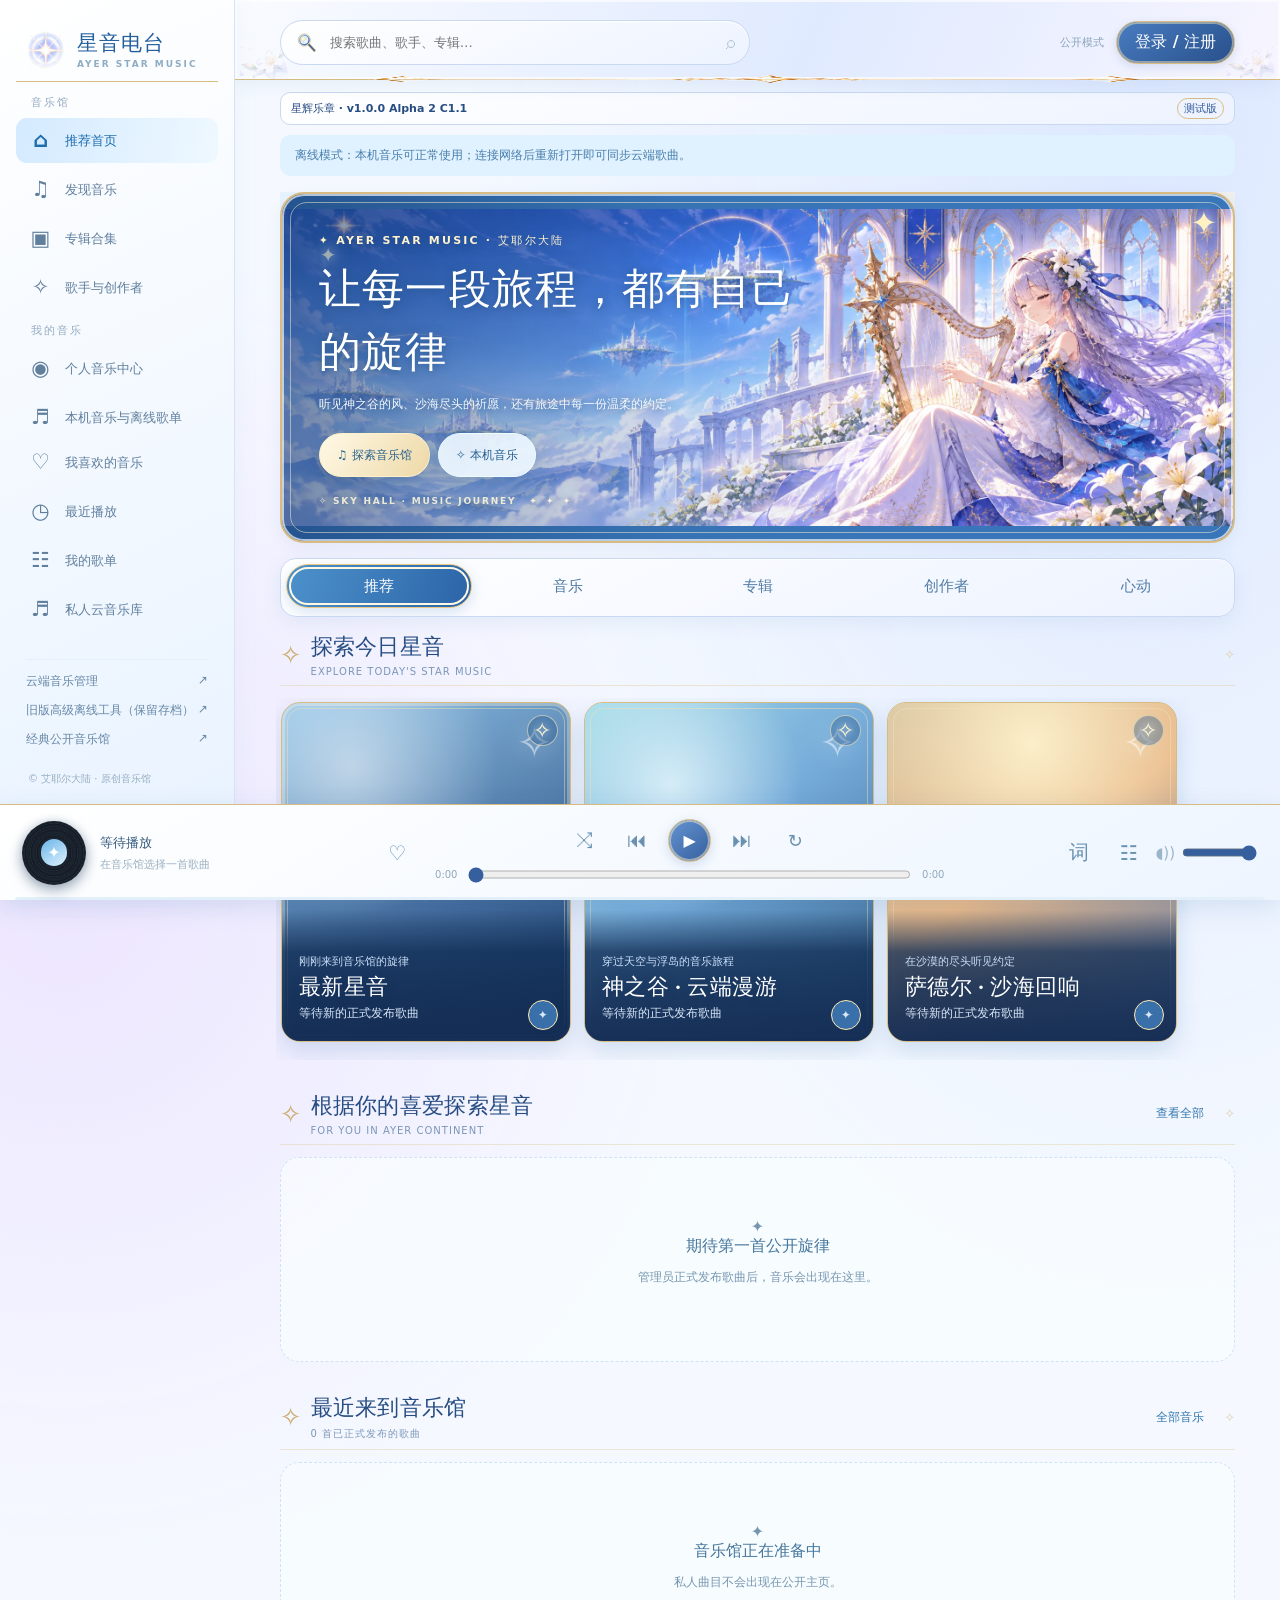
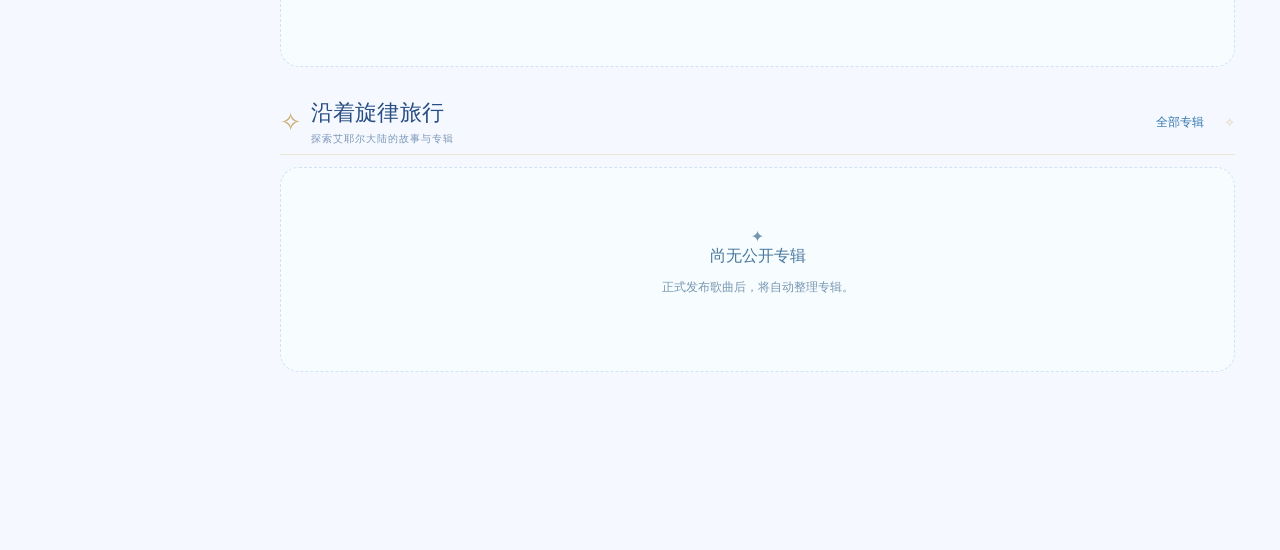
<file: music.html>
<!doctype html>
<html lang="zh-CN">
<head>
<meta charset="utf-8">
<meta name="viewport" content="width=device-width,initial-scale=1,viewport-fit=cover">
<meta name="theme-color" content="#dceeff">
<meta name="description" content="艾耶尔大陆·星音电台：原创音乐、专辑、歌单、实时歌词与私人音乐库。">
<title>星音电台 · v1.0.0 Alpha 2 C1.1 测试版</title>
<link rel="icon" href="./icon.svg" type="image/svg+xml">
<link rel="manifest" href="./manifest.webmanifest">
<link rel="preload" as="image" href="./assets/ayer_home_harpist.webp">
<link rel="stylesheet" href="./music.css?v=100a2c11">
<link rel="stylesheet" href="./ui/tokens.css?v=100a2c11">
<link rel="stylesheet" href="./ui/layout.css?v=100a2c11">
<link rel="stylesheet" href="./ui/components.css?v=100a2c11">
<link rel="stylesheet" href="./ui/navigation.css?v=100a2c11">
</head>
<body class="ayer-alpha2">
<div class="app-shell">
  <aside class="sidebar" aria-label="音乐导航">
    <a class="brand" href="./music.html"><span class="brand-icon"><img src="./assets/ornaments/star.png" alt="" width="40" height="40"></span><span>星音电台<small>AYER STAR MUSIC</small></span></a>
    <p class="nav-caption">音乐馆</p>
    <nav class="side-nav">
      <button type="button" data-view="home" class="active"><span>⌂</span> 推荐首页</button>
      <button type="button" data-view="discover"><span>♫</span> 发现音乐</button>
      <button type="button" data-view="albums"><span>▣</span> 专辑合集</button>
      <button type="button" data-view="artists"><span>✧</span> 歌手与创作者</button>
    </nav>
    <p class="nav-caption">我的音乐</p>
    <nav class="side-nav"><button type="button" data-view="profile"><span>◉</span> 个人音乐中心</button><button type="button" data-view="local"><span>♬</span> 本机音乐与离线歌单</button></nav>
    <nav class="side-nav">
      <button type="button" data-view="favorites"><span>♡</span> 我喜欢的音乐</button>
      <button type="button" data-view="recent"><span>◷</span> 最近播放</button>
      <button type="button" data-view="playlists"><span>☷</span> 我的歌单</button>
      <button type="button" data-view="private"><span>♬</span> 私人云音乐库</button>
    </nav>
    <div class="side-links">
      <a href="./cloud.html">云端音乐管理 <span aria-hidden="true">↗</span></a>
      <a href="./index.html?legacy=1">旧版高级离线工具（保留存档） <span aria-hidden="true">↗</span></a>
      <a href="./public.html">经典公开音乐馆 <span aria-hidden="true">↗</span></a>
    </div>
    <p class="copyright">© 艾耶尔大陆 · 原创音乐馆</p>
  </aside>

  <div class="workspace">
    <header class="topbar">
      <button type="button" class="icon-btn mobile-menu" id="mobileMenu" aria-label="打开菜单"><img src="./assets/navigation/menu.svg" alt="" width="25" height="25"></button>
      <a class="mobile-brand" href="./music.html"><img src="./assets/ornaments/star.png" alt="" width="30" height="30"><span class="a2-brand-copy">星音电台<small>AYER STAR MUSIC</small></span></a>
      <button type="button" class="icon-btn mobile-search-toggle" id="mobileSearchToggle" aria-controls="searchInput" aria-expanded="false" aria-label="展开搜索"><img src="./assets/navigation/search.svg" alt="" width="25" height="25"></button>
      <div class="search-wrap"><span aria-hidden="true"><img src="./assets/navigation/search.svg" width="23" height="23" alt=""></span><label class="sr-only" for="searchInput">搜索歌曲、歌手或专辑</label><input id="searchInput" autocomplete="off" placeholder="搜索歌曲、歌手、专辑…"><kbd>⌕</kbd></div>
      <div class="account-actions">
        <span class="connection" id="connection">公开模式</span>
        <button type="button" id="accountBtn" class="pill accent">登录 / 注册</button>
      </div>
    </header>

    <main class="content" id="mainContent" tabindex="-1">
      <div class="a2-build-label" role="note">星辉乐章 · v1.0.0 Alpha 2 C1.1 <span>测试版</span></div>
      <div class="announcement" id="notice" role="status" aria-live="polite">正在连接星音电台馆…</div>
      <div id="viewRoot"></div>
    </main>
  </div>
</div>

<nav class="mobile-nav ayer-celestial-nav" aria-label="星音电台底部导航">
  <button type="button" data-view="home" class="active" aria-label="首页" aria-current="page"><span class="ayer-nav-art" aria-hidden="true"><img class="nav-normal" src="./assets/navigation/home.png" alt="" width="52" height="44"><img class="nav-active" src="./assets/navigation/home-active.png" alt="" width="52" height="44"></span><span class="ayer-nav-label">首页</span></button>
  <button type="button" data-view="discover" aria-label="音乐馆"><span class="ayer-nav-art" aria-hidden="true"><img class="nav-normal" src="./assets/navigation/discover.png" alt="" width="52" height="44"><img class="nav-active" src="./assets/navigation/discover-active.png" alt="" width="52" height="44"></span><span class="ayer-nav-label">音乐馆</span></button>
  <button type="button" data-view="playlists" aria-label="歌单"><span class="ayer-nav-art" aria-hidden="true"><img class="nav-normal" src="./assets/navigation/playlists.png" alt="" width="52" height="44"><img class="nav-active" src="./assets/navigation/playlists-active.png" alt="" width="52" height="44"></span><span class="ayer-nav-label">歌单</span></button>
  <button type="button" data-view="favorites" aria-label="收藏"><span class="ayer-nav-art" aria-hidden="true"><img class="nav-normal" src="./assets/navigation/favorites.png" alt="" width="52" height="44"><img class="nav-active" src="./assets/navigation/favorites-active.png" alt="" width="52" height="44"></span><span class="ayer-nav-label">收藏</span></button>
  <button type="button" data-view="profile" aria-label="我的"><span class="ayer-nav-art" aria-hidden="true"><img class="nav-normal" src="./assets/navigation/profile.png" alt="" width="52" height="44"><img class="nav-active" src="./assets/navigation/profile-active.png" alt="" width="52" height="44"></span><span class="ayer-nav-label">我的</span></button>
</nav>

<div class="player" id="player">
  <div class="player-song" id="openPlayer" role="button" tabindex="0" aria-label="打开完整播放器详情" title="打开播放器详情">
    <div class="disc-wrap"><div class="vinyl" id="vinyl"><div class="vinyl-label" id="playerArt">✦</div></div></div>
    <div class="player-meta"><strong id="nowTitle">等待播放</strong><span id="nowArtist">在音乐馆选择一首歌曲</span></div>
    <button type="button" id="likeNow" class="icon-btn now-like" title="收藏当前歌曲" aria-label="收藏当前歌曲">♡</button>
  </div>
  <div class="player-center">
    <div class="player-controls">
      <button type="button" id="shuffleBtn" class="icon-btn minor" title="随机播放" aria-label="随机播放">⤨</button>
      <button type="button" id="prevBtn" class="icon-btn" title="上一首" aria-label="上一首">⏮</button>
      <button type="button" id="playBtn" class="play-main" title="播放或暂停" aria-label="播放或暂停">▶</button>
      <button type="button" id="nextBtn" class="icon-btn" title="下一首" aria-label="下一首">⏭</button>
      <button type="button" id="repeatBtn" class="icon-btn minor" title="顺序循环/单曲循环" aria-label="切换循环模式">↻</button>
    </div>
    <div class="timeline"><span id="timeNow">0:00</span><label class="sr-only" for="seekBar">播放进度</label><input id="seekBar" type="range" value="0" min="0" max="100" step="0.1"><span id="timeTotal">0:00</span></div>
  </div>
  <div class="player-extra">
    <button type="button" id="lyricsBtn" class="icon-btn" title="打开实时歌词" aria-label="打开实时歌词">词</button>
    <button type="button" id="queueBtn" class="icon-btn" title="打开播放队列" aria-label="打开播放队列">☷</button>
    <span class="volume-icon" aria-hidden="true">◖))</span>
    <label class="sr-only" for="volume">音量</label><input id="volume" type="range" min="0" max="1" step="0.01" value="1">
  </div>
  <div class="mini-progress" aria-hidden="true"><div class="mini-progress-fill" id="miniProgressFill"></div></div>
  <audio id="audio" preload="metadata"></audio>
</div>

<aside class="drawer" id="queueDrawer" aria-label="播放队列" hidden>
  <div class="drawer-header"><div><small>播放中的音乐</small><h2>播放队列 <span id="queueCount"></span></h2></div><button type="button" id="closeQueue" class="icon-btn" aria-label="关闭播放队列">✕</button></div>
  <div id="queueItems"></div>
</aside>

<section id="lyricsDialog" class="lyric-dialog player-detail" role="dialog" aria-modal="true" aria-label="完整播放器详情" aria-hidden="true" hidden>
  <div class="dialog-head"><button type="button" id="closeLyrics" class="icon-btn" aria-label="收起播放器">⌄</button><div class="detail-heading"><small>AYER STAR MUSIC · NOW PLAYING</small><h2 id="lyricHeading">正在播放</h2></div><button type="button" id="detailQueueBtn" class="icon-btn" aria-label="打开播放队列">☷</button></div>
  <div class="detail-backdrop-art" id="detailBackdrop" aria-hidden="true"></div>
  <div class="detail-view-toggle" role="group" aria-label="播放器显示模式"><button type="button" id="showDisc" class="active" aria-pressed="true">黑胶唱片</button><button type="button" id="showLyrics" aria-pressed="false">实时歌词</button></div>
  <div class="lyric-layout" id="detailLayout"><div class="lyric-art"><div class="turntable-stage"><div class="lyric-disc vinyl" id="lyricDisc"><div class="vinyl-label" id="lyricArt">✦</div></div><svg class="tonearm" id="tonearm" viewBox="0 0 220 300" aria-hidden="true" focusable="false"><defs><linearGradient id="armMetal" x1="0" x2="1" y1="0" y2="1"><stop stop-color="#ffffff"/><stop offset=".55" stop-color="#c6d6e5"/><stop offset="1" stop-color="#829db4"/></linearGradient></defs><circle cx="184" cy="29" r="19" fill="#7995aa" opacity=".22"/><circle cx="184" cy="29" r="12" fill="url(#armMetal)" stroke="#7d9bad" stroke-width="3"/><g class="tonearm-moving"><path d="M184 29 L151 100 L113 186 L58 267" fill="none" stroke="#8195a7" stroke-width="13" stroke-linecap="round" stroke-linejoin="round" opacity=".35"/><path d="M184 29 L151 100 L113 186 L58 267" fill="none" stroke="url(#armMetal)" stroke-width="9" stroke-linecap="round" stroke-linejoin="round"/><rect x="37" y="260" width="31" height="18" rx="5" fill="#eef5fb" stroke="#809caf" stroke-width="3" transform="rotate(-20 52 269)"/><path d="M42 269h18" stroke="#829bb1" stroke-width="2"/></g><circle cx="184" cy="29" r="5" fill="#f7fbff"/></svg></div><h3 id="lyricArtist">星音电台</h3></div><div id="lyricLines" class="lyric-lines"></div></div>
  <div class="detail-controls"><label for="detailVolume" style="display:flex;align-items:center;gap:10px;font-size:13px;margin:8px 0">播放音量 <input id="detailVolume" type="range" min="0" max="1" step="0.01" value="1" style="flex:1;min-width:0"><span id="detailVolumeValue">100%</span></label><div class="detail-timeline"><span id="detailTimeNow">0:00</span><input id="detailSeek" aria-label="播放器详情进度" type="range" min="0" max="100" step="0.1" value="0"><span id="detailTimeTotal">0:00</span></div><div class="detail-buttons"><button type="button" id="detailShuffle" class="icon-btn" aria-label="随机播放">⤨</button><button type="button" id="detailPrev" class="icon-btn" aria-label="上一首">⏮</button><button type="button" id="detailPlay" class="play-main" aria-label="播放或暂停">▶</button><button type="button" id="detailNext" class="icon-btn" aria-label="下一首">⏭</button><button type="button" id="detailRepeat" class="icon-btn" aria-label="切换循环">↻</button></div></div>
</section>

<dialog id="authDialog" class="simple-dialog">
  <div class="dialog-head"><div><small>AYER STAR MUSIC</small><h2>星音账号</h2></div><button type="button" class="icon-btn" id="closeAuth" aria-label="关闭登录">✕</button></div>
  <div id="signedIn" hidden><p id="signedInEmail"></p><button type="button" id="signOut" class="full">退出当前账号</button></div>
  <form id="authForm">
    <label for="email">邮箱</label><input type="email" id="email" autocomplete="email" required placeholder="you@example.com">
    <label for="password">密码</label><input type="password" id="password" autocomplete="current-password" required minlength="6" placeholder="输入密码">
    <div class="auth-buttons"><button type="submit" class="accent" id="signIn">登录</button><button type="button" id="signUp">注册账号</button></div>
    <p class="hint">游客可免费浏览已发布音乐。登录后启用收藏、个人歌单与私人音乐库。</p>
  </form>
</dialog>

<dialog id="playlistDialog" class="simple-dialog">
  <div class="dialog-head"><h2>创建我的歌单</h2><button type="button" id="closePlaylist" class="icon-btn" aria-label="关闭">✕</button></div>
  <form id="playlistForm"><label for="playlistName">歌单名称</label><input id="playlistName" maxlength="100" required placeholder="例如：神之谷 OST 精选"><button type="submit" class="accent full">创建歌单</button></form>
</dialog>

<dialog id="addDialog" class="simple-dialog">
  <div class="dialog-head"><h2>加入歌单</h2><button type="button" id="closeAdd" class="icon-btn" aria-label="关闭">✕</button></div>
  <p class="hint">仅已公开发布的歌曲可以添加到在线歌单。</p><div id="addTarget"></div>
</dialog>

<div class="backdrop" id="backdrop" hidden></div>
<label class="sr-only" for="localImport">从设备导入本地音频文件</label><input id="localImport" type="file" accept="audio/*,.mp3,.wav,.flac,.ogg,.aac,.m4a" multiple hidden>
<script type="module" src="./music.js?v=100a2c11"></script>
</body>
</html>
</file>
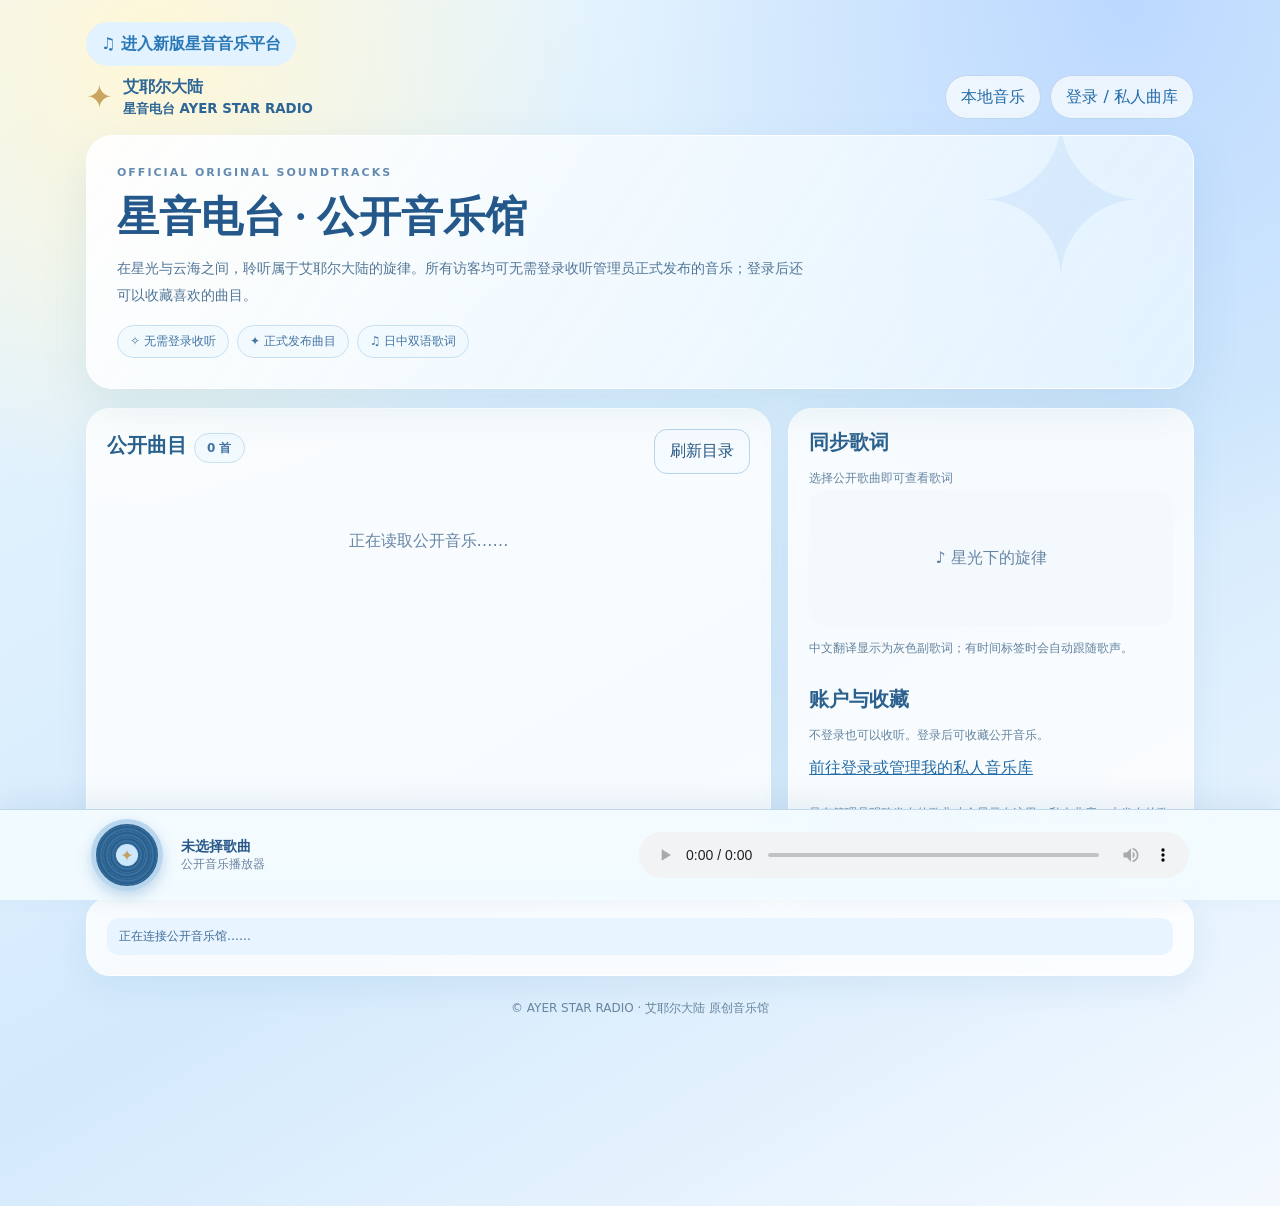
<file: public.html>
<!doctype html>
<html lang="zh-CN"><head>
<meta charset="utf-8"><meta name="viewport" content="width=device-width,initial-scale=1,viewport-fit=cover">
<meta name="theme-color" content="#d6eaff"><meta name="description" content="艾耶尔大陆·星音电台官方公开音乐馆，无需登录即可收听已发布的 OST。">
<title>公开音乐馆 · 艾耶尔大陆星音电台</title>
<style>
:root{color-scheme:light;font-family:system-ui,"Microsoft YaHei",sans-serif;color:#244c75}*{box-sizing:border-box}
body{margin:0;min-height:100dvh;background:radial-gradient(ellipse at 12% 4%,#fff7d7 0,transparent 28%),radial-gradient(ellipse at 88% 0%,#bbd8ff 0,transparent 32%),linear-gradient(150deg,#eaf7ff,#d4eafc 58%,#f4f9ff)}
a{color:#246ca7}button,input{font:inherit}button{border:1px solid #b9d4ec;background:#f6fbff;color:#265781;padding:11px 15px;border-radius:13px;min-height:44px;cursor:pointer}
button:focus-visible,a:focus-visible,input:focus-visible{outline:3px solid #3383c5;outline-offset:2px}
button:disabled{opacity:.5;cursor:wait}
button.primary{background:linear-gradient(135deg,#307fc3,#488fce);color:white;border-color:#4384bd}
main{max-width:1140px;margin:auto;padding:22px 16px 165px}
.header{display:flex;justify-content:space-between;align-items:center;gap:12px;flex-wrap:wrap;margin-bottom:16px}
.brand{display:flex;gap:10px;align-items:center;text-decoration:none;color:#2c6596;font-weight:750}.brand .star{font-size:32px;color:#c9a55f}
.nav{display:flex;gap:9px;flex-wrap:wrap}.nav a{display:inline-flex;align-items:center;min-height:44px;border:1px solid #bfd7ed;background:#ffffffb3;border-radius:99px;padding:9px 15px;text-decoration:none}
.hero{border-radius:26px;padding:30px;background:linear-gradient(125deg,#fffffff0,#e8f6ffcc);border:1px solid white;box-shadow:0 18px 45px #4e8db022;position:relative;overflow:hidden}
.hero:before{content:"✦";position:absolute;right:4%;top:-55px;font-size:210px;color:#86b8ef27;pointer-events:none}
.eyebrow{font-size:11px;letter-spacing:2px;font-weight:700;color:#648bb1}.hero h1{font-family:Georgia,"Songti SC",serif;font-size:clamp(27px,5vw,42px);margin:10px 0;color:#24578a}
.hero p{max-width:690px;line-height:1.9;color:#527697;font-size:14px;margin:0}
.hero-tags{display:flex;gap:8px;margin-top:17px;flex-wrap:wrap}.tag{font-size:12px;color:#4474a4;border:1px solid #c7e0f1;background:#f1faffbb;padding:7px 12px;border-radius:50px}
.layout{display:grid;grid-template-columns:minmax(0,1.35fr) minmax(280px,.8fr);gap:17px;margin-top:19px}
.panel{background:#ffffffd4;border:1px solid white;box-shadow:0 12px 30px #4688b018;border-radius:24px;padding:20px}
h2{font-size:20px;margin:0 0 12px;color:#2b618e}.sub{font-size:12px;color:#6484a1;line-height:1.8}
.toolbar{display:flex;justify-content:space-between;align-items:center;gap:8px;flex-wrap:wrap;margin-bottom:12px}
.track{border-bottom:1px solid #dbeaf6;padding:12px 0;display:flex;align-items:center;gap:12px}
.track-art{width:61px;height:61px;flex-shrink:0;border-radius:14px;background:radial-gradient(circle at 40% 35%,#cee8ff,#7aafe1);display:grid;place-items:center;color:#fff;font-size:26px;overflow:hidden}
.track-art img{width:100%;height:100%;object-fit:cover}
.track-meta{min-width:0;flex:1}.track-meta strong{font-size:15px;display:block;overflow:hidden;white-space:nowrap;text-overflow:ellipsis}.track-meta small{display:block;color:#728da8;margin-top:6px;font-size:12px}
.track-controls{display:flex;align-items:center;gap:6px}.track-controls button{padding:8px 10px;font-size:12px}
.track-controls button.favored{color:#b97f29;background:#fff6e4;border-color:#e9cf9c}
.empty{padding:40px 16px;text-align:center;color:#6685a4;line-height:1.9}
#lyricsPane{max-height:400px;overflow-y:auto;scroll-behavior:smooth;scrollbar-width:thin;border-radius:16px;background:#f2f9ff9c;padding:13px}
.lyric-line{padding:14px 7px;text-align:center;transition:opacity .22s,color .22s;opacity:.56;color:#4c7499;font-weight:600}
.lyric-line.active{color:#1773b6;font-size:1.08em;opacity:1}
.lyric-line .translation{display:block;margin-top:3px;color:#8b9aaa;font-size:.75em;font-weight:450}
.lyric-line.active .translation{color:#697e91}
footer{font-size:12px;color:#68869f;text-align:center;padding:24px}
.player{position:fixed;bottom:0;left:0;right:0;background:#f3fbffef;border-top:1px solid #bed8ee;backdrop-filter:blur(15px);z-index:15;box-shadow:0 -10px 25px #4d7da21a}
.player-inner{max-width:1130px;margin:auto;display:flex;align-items:center;gap:18px;padding:9px 16px}
.vinyl{width:72px;height:72px;position:relative;flex-shrink:0;border-radius:50%;border:5px solid #b9d6ef;box-shadow:0 5px 14px #427ab04a;background:repeating-radial-gradient(circle,#275a89,#3c74a4 2px,#245a87 4px,#3b729c 6px);animation:vinylTurn 14s linear infinite;animation-play-state:paused}
.vinyl:after{content:"✦";position:absolute;inset:32%;border-radius:50%;background:#cde8fc;display:grid;place-items:center;color:#c4a065}
.vinyl.running{animation-play-state:running}
@keyframes vinylTurn{to{transform:rotate(360deg)}}
.player-label{font-size:12px;color:#6b83a0;min-width:130px;flex:1}
.player-label strong{display:block;color:#285887;font-size:14px}
audio{width:min(550px,55vw);height:46px}
.status{padding:10px 12px;border-radius:12px;background:#e8f4ff;color:#416d97;font-size:12px;white-space:pre-wrap}
@media(max-width:820px){.layout{grid-template-columns:1fr}.player-inner{gap:10px}.vinyl{width:54px;height:54px}.player-label{min-width:70px}.hero{padding:22px}}
@media(max-width:560px){main{padding:12px 10px 162px}.panel{padding:15px}.track{flex-wrap:wrap;gap:9px}.track-art{width:52px;height:52px}.track-controls{width:100%;justify-content:flex-end}.track-meta{width:calc(100% - 64px)}.player-inner{flex-wrap:wrap;gap:6px}.player-label{width:calc(100% - 65px)}audio{width:100%}}
@media(prefers-reduced-motion:reduce){.vinyl{animation:none}}
</style></head><body>
<main>
<a href="./music.html" style="display:inline-flex;align-items:center;min-height:44px;padding:8px 15px;border-radius:99px;background:#e2f2ff;color:#2a78b6;font-weight:700;text-decoration:none;margin:0 8px 9px 0">♫ 进入新版星音音乐平台</a>
<div class="header"><a href="./index.html" class="brand"><span class="star">✦</span><span>艾耶尔大陆<br><small>星音电台 AYER STAR RADIO</small></span></a>
<div class="nav"><a href="./index.html">本地音乐</a><a href="./cloud.html">登录 / 私人曲库</a></div></div>
<section class="hero"><div class="eyebrow">OFFICIAL ORIGINAL SOUNDTRACKS</div><h1>星音电台 · 公开音乐馆</h1>
<p>在星光与云海之间，聆听属于艾耶尔大陆的旋律。所有访客均可无需登录收听管理员正式发布的音乐；登录后还可以收藏喜欢的曲目。</p>
<div class="hero-tags"><span class="tag">✧ 无需登录收听</span><span class="tag">✦ 正式发布曲目</span><span class="tag">♫ 日中双语歌词</span></div></section>
<div class="layout"><section class="panel">
<div class="toolbar"><h2>公开曲目 <span id="songCount" class="tag">0 首</span></h2><button id="reload">刷新目录</button></div>
<div id="trackList" aria-live="polite"><div class="empty">正在读取公开音乐……</div></div>
</section>
<aside class="panel"><h2>同步歌词</h2><div class="sub" id="lyricTitle">选择公开歌曲即可查看歌词</div><div id="lyricsPane"><div class="empty">♪ 星光下的旋律</div></div>
<p class="sub">中文翻译显示为灰色副歌词；有时间标签时会自动跟随歌声。</p>
<h2 style="margin-top:26px">账户与收藏</h2><p id="loginStatus" class="sub">不登录也可以收听。登录后可收藏公开音乐。</p>
<a href="./cloud.html">前往登录或管理我的私人音乐库</a>
<p class="sub" style="margin-top:24px">只有管理员明确发布的歌曲才会显示在这里。私人曲库、未发布的歌曲及私人歌单均不可由访客访问。</p></aside></div>
<section class="panel" style="margin-top:17px"><div class="status" id="status" role="status">正在连接公开音乐馆……</div></section>
<footer>© AYER STAR RADIO · 艾耶尔大陆 原创音乐馆</footer>
</main>
<div class="player"><div class="player-inner"><div class="vinyl" id="vinyl" aria-hidden="true"></div><div class="player-label"><strong id="nowTitle">未选择歌曲</strong><span id="nowArtist">公开音乐播放器</span></div><audio controls id="audio" preload="metadata"></audio></div></div>
<script type="module">
import {createClient} from "https://esm.sh/@supabase/supabase-js@2.49.4";
const URL_BASE="https://nnoffobuktejgtmwfvbn.supabase.co",KEY="sb_publishable_ypAoa0UggQNWR9Rt9HWelQ_ao_Ih5Yw";
const sb=createClient(URL_BASE,KEY,{auth:{persistSession:true,autoRefreshToken:true,detectSessionInUrl:true}});
const $=id=>document.getElementById(id);
const audio=$("audio"),status=s=>$("status").textContent=s,tracks=new Map(),covers=new Map(),favorites=new Set();
let user=null,currentId=null,lyrics=[],lastLyric=-1,channel=null;
function elem(tag,cls,content){const n=document.createElement(tag);if(cls)n.className=cls;if(content!==undefined)n.textContent=content;return n}
async function mediaUrl(id,kind){
 const resp=await fetch(URL_BASE+"/functions/v1/ayer-public-media",{method:"POST",headers:{"content-type":"application/json",apikey:KEY},body:JSON.stringify({track_id:id,kind})});
 const data=await resp.json().catch(()=>({}));if(!resp.ok||!data.url)throw Error(data.error||"链接生成失败");
 return data.url;
}
async function loadSession(){
 const r=await sb.auth.getUser();user=r.error?null:r.data?.user||null;
 $("loginStatus").textContent=user?"已登录，可收藏公开音乐。":"无需登录即可听歌。点击“登录 / 私人曲库”后可启用收藏。";
 favorites.clear();if(user){const f=await sb.from("radio_public_favorites").select("track_id").eq("user_id",user.id);if(!f.error)for(const x of f.data||[])favorites.add(x.track_id)}
 await loadCatalog();
}
async function loadCatalog(){
 const r=await sb.from("radio_publications").select("track_id,title,artist,album,lyrics,published,published_at").eq("published",true).order("published_at",{ascending:false});
 if(r.error){status("读取公开音乐失败："+r.error.message);return}
 const arr=r.data||[];tracks.clear();for(const track of arr)tracks.set(track.track_id,track);
 $("songCount").textContent=arr.length+" 首";
 const list=$("trackList");list.replaceChildren();
 if(!arr.length){list.append(elem("div","empty","目前尚未有管理员正式发布的歌曲。已上传的私人音乐不会在这里显示。"));status("公开目录已连接，等待管理员发布曲目。");}
 for(const t of arr){
  const row=elem("div","track"),art=elem("div","track-art","✦"),meta=elem("div","track-meta"),act=elem("div","track-controls");
  meta.append(elem("strong","",t.title),elem("small","",(t.artist||"艾耶尔大陆")+" · "+(t.album||"原创音乐")));
  const play=elem("button","primary","▶ 播放"),fav=elem("button",favorites.has(t.track_id)?"favored":"",favorites.has(t.track_id)?"★ 已收藏":"☆ 收藏");
  play.onclick=()=>startTrack(t,play);fav.onclick=()=>toggleFavorite(t.track_id);
  act.append(play,fav);row.append(art,meta,act);list.append(row);
  loadCover(t.track_id,art);
 }
 if(currentId&&!tracks.has(currentId)){audio.pause();audio.removeAttribute("src");audio.load();currentId=null;lyrics=[];$("nowTitle").textContent="曲目已下架";$("lyricTitle").textContent="曲目已撤回公开发布";$("lyricsPane").replaceChildren();lastLyric=-1;}
 if(arr.length)status("已载入 "+arr.length+" 首已公开的歌曲。");
}
async function loadCover(id,box){try{const url=covers.get(id)||await mediaUrl(id,"cover");covers.set(id,url);const im=elem("img");im.alt="歌曲封面";im.src=url;box.replaceChildren(im)}catch{/* cover optional */}}
async function startTrack(t,btn){
 btn.disabled=true;try{
  const url=await mediaUrl(t.track_id,"audio");
  currentId=t.track_id;
  audio.src=url;audio.load();$("nowTitle").textContent=t.title;$("nowArtist").textContent=t.artist||"艾耶尔大陆";
  $("lyricTitle").textContent=t.title;lyrics=parseLyrics(t.lyrics);renderLyrics();lastLyric=-1;
  try{await audio.play()}catch{status("已选择歌曲，请点击底部播放器的播放键。")}
 }catch(e){status("无法播放："+e.message)}finally{btn.disabled=false}
}
async function toggleFavorite(id){
 if(!user){status("登录后才能收藏，请先点击右上方“登录 / 私人曲库”。");return}
 try{
  if(favorites.has(id)){const r=await sb.from("radio_public_favorites").delete().eq("user_id",user.id).eq("track_id",id);if(r.error)throw r.error;favorites.delete(id)}
  else{const r=await sb.from("radio_public_favorites").insert({track_id:id});if(r.error)throw r.error;favorites.add(id)}
  await loadCatalog();
 }catch(e){status("收藏操作失败："+e.message)}
}
function parseLyrics(raw){
 const list=[],map=new Map();
 for(const line of String(raw||"").split(/\r?\n/)){
  const m=line.trim().match(/^\[(\d{1,3}):(\d\d)[.:](\d{1,3})\](.*)$/);if(!m)continue;
  const sec=Number(m[1])*60+Number(m[2])+Number(m[3])/Math.pow(10,m[3].length);if(!Number.isFinite(sec))continue;
  const body=m[4].trim(),translation=/^(?:\[tr\]|\[译\]|译[:：])/.test(body),txt=body.replace(/^(?:\[tr\]|\[译\]|译[:：])\s*/,"");
  const key=sec.toFixed(2);let entry=map.get(key);if(!entry){entry={sec,main:"",translation:""};map.set(key,entry);list.push(entry)}
  if(translation)entry.translation=txt;else if(!entry.main)entry.main=txt;
 }
 return list.sort((a,b)=>a.sec-b.sec);
}
function renderLyrics(){
 const panel=$("lyricsPane");panel.replaceChildren();
 if(!lyrics.length){panel.append(elem("div","empty","这首歌曲还没有同步歌词。"));return}
 for(let i=0;i<lyrics.length;i++){
  const l=lyrics[i],line=elem("div","lyric-line",l.main||"♪");line.dataset.index=String(i);
  if(l.translation)line.append(elem("span","translation",l.translation));
  line.onclick=()=>{audio.currentTime=l.sec};
  panel.append(line);
 }
}
audio.ontimeupdate=()=>{
 if(!lyrics.length)return;let idx=-1;
 for(let i=0;i<lyrics.length;i++){if(audio.currentTime+.05>=lyrics[i].sec)idx=i;else break}
 if(idx===lastLyric)return;lastLyric=idx;
 for(const row of $("lyricsPane").querySelectorAll(".lyric-line"))row.classList.toggle("active",Number(row.dataset.index)===idx);
 const chosen=$("lyricsPane").querySelector('.lyric-line[data-index="'+idx+'"]');
 if(chosen)chosen.scrollIntoView({behavior:"smooth",block:"center"});
};
function vinylState(){$("vinyl").classList.toggle("running",!audio.paused&&!audio.ended&&audio.readyState>=2)}
for(const event of ["play","playing","pause","ended","waiting","seeking","seeked","error"])audio.addEventListener(event,vinylState);
$("reload").onclick=()=>loadCatalog();
function subscribe(){
 if(channel)sb.removeChannel(channel);
 channel=sb.channel("ayer-public-ost")
  .on("postgres_changes",{event:"*",schema:"public",table:"radio_publications"},()=>loadCatalog())
  .subscribe();
}
sb.auth.onAuthStateChange((_ev,session)=>{if(session?.user?.id!==user?.id)queueMicrotask(loadSession)});
document.addEventListener("visibilitychange",()=>{if(document.visibilityState==="visible")loadCatalog()});
setInterval(()=>{if(document.visibilityState==="visible")loadCatalog()},30000);
loadSession().then(subscribe).catch(e=>status("加载失败："+e.message));
</script></body></html>
</file>
<file: music.css>
:root{font-family:Inter,"Noto Sans SC","Microsoft YaHei",system-ui,sans-serif;color:#29496f;background:#eef7ff;font-synthesis:none;--blue:#2777ba;--blue2:#5aa4df;--muted:#6d87a3;--line:#dce9f5;--surface:#ffffffed;--shadow:0 14px 48px #3e84bd1e}
*{box-sizing:border-box}html{scroll-behavior:smooth}body{margin:0;min-height:100dvh;background:radial-gradient(circle at 74% -10%,#bde5ff 0,transparent 35%),radial-gradient(circle at 18% 5%,#fff3dc 0,transparent 30%),#edf6ff}button,input{font:inherit}button{cursor:pointer}button:disabled{cursor:wait;opacity:.65}button:focus-visible,a:focus-visible,input:focus-visible{outline:3px solid #429de3;outline-offset:3px}a{color:inherit;text-decoration:none}img{max-width:100%}h1,h2,h3,p{margin-top:0}[hidden]{display:none!important}.sr-only{position:absolute;width:1px;height:1px;padding:0;margin:-1px;overflow:hidden;clip:rect(0,0,0,0);white-space:nowrap;border:0}
.app-shell{display:flex;min-height:100dvh}.sidebar{position:sticky;top:0;flex:0 0 235px;width:235px;height:100dvh;display:flex;flex-direction:column;background:#ffffffbb;border-right:1px solid #dbe9f7;box-shadow:3px 0 26px #3d7ab00a;padding:26px 16px 132px;overflow:auto;z-index:30}.brand{display:flex;align-items:center;gap:11px;padding:3px 11px 26px;color:#245f9d;font-size:21px;font-weight:800;letter-spacing:1px}.brand-icon{display:grid;place-items:center;width:39px;height:39px;border-radius:13px;background:linear-gradient(135deg,#a8dbff,#3d90d1);color:#fff;font-size:25px;box-shadow:0 9px 18px #3384c538}.brand small{display:block;font-weight:700;font-size:9px;letter-spacing:2px;color:#8eacc3;margin-top:2px}.nav-caption{font-size:11px;color:#94abc0;font-weight:700;letter-spacing:2px;margin:13px 15px 8px}.side-nav{display:grid;gap:4px}.side-nav button{min-height:45px;text-align:left;border:0;border-radius:11px;background:transparent;padding:12px 13px;color:#607f9d;font-weight:600;font-size:13px;display:flex;align-items:center;gap:13px}.side-nav button>span{font-size:21px;min-width:23px;line-height:1;text-align:center}.side-nav button.active,.side-nav button:hover{background:linear-gradient(100deg,#d4eaff,#eef8ff);color:#1e6eae}.side-links{border-top:1px solid #e3eff9;margin:27px 10px 0;padding-top:13px;display:grid;gap:12px}.side-links a{font-size:12px;color:#6888a7;display:flex;justify-content:space-between}.side-links a:hover{color:#2777ba}.copyright{font-size:10px;line-height:1.7;color:#98afc3;margin:auto 12px 0;padding-top:22px}
.workspace{flex:1;min-width:0;padding-bottom:124px}.topbar{position:sticky;top:0;z-index:20;display:flex;gap:15px;align-items:center;padding:20px clamp(17px,3.5vw,52px) 14px;background:#edf7ffe8;backdrop-filter:blur(19px)}.search-wrap{background:#fffdfd;border:1px solid #dcebf6;display:flex;align-items:center;gap:10px;padding:0 14px;border-radius:999px;max-width:470px;min-width:160px;flex:1;height:45px;box-shadow:0 8px 26px #5c99c512}.search-wrap>span{font-size:26px;color:#74a5c9;line-height:1}.search-wrap input{border:0;outline:0;background:transparent;width:100%;font-size:13px;color:#284c6d}.search-wrap input:focus-visible{outline:0}.search-wrap kbd{color:#b4c4d2;font-size:18px}.account-actions{margin-left:auto;display:flex;gap:12px;align-items:center;min-width:0}.connection{font-size:11px;color:#8aa3b8;white-space:nowrap}.pill{border:1px solid #c6dcf0;border-radius:99px;background:white;min-height:42px;padding:10px 18px;font-weight:650;color:#3779ad;white-space:nowrap}.accent{background:linear-gradient(115deg,#418dc9,#2875b3)!important;color:#fff!important;border-color:#317bb6!important;box-shadow:0 7px 17px #277ab42b}.mobile-menu,.mobile-brand{display:none!important}
.content{margin:0 auto;max-width:1480px;padding:6px clamp(17px,3.5vw,52px) 24px}.announcement{display:none;border-radius:10px;background:#e0f1ff;color:#487eab;padding:12px 15px;margin:0 0 16px;font-size:12px}.announcement.visible{display:block}.hero{position:relative;display:grid;grid-template-columns:minmax(0,1.4fr) minmax(185px,.6fr);gap:14px;min-height:265px;align-items:center;padding:31px clamp(22px,4vw,48px);border:1px solid #ffffffa9;border-radius:26px;background:linear-gradient(113deg,#c4e2fa,#e5f4ff 54%,#f9f5e7);box-shadow:var(--shadow);overflow:hidden}.hero:after{content:"✧";position:absolute;font-size:270px;right:-12px;top:-135px;color:#fff8;pointer-events:none}.hero>div{z-index:1}.eyebrow{display:block;font-size:11px;font-weight:800;color:#5393c8;letter-spacing:3px;margin-bottom:14px}.hero h1{font-size:clamp(26px,3.3vw,44px);font-weight:800;color:#265c90;margin-bottom:13px;letter-spacing:1px}.hero p{font-size:13px;line-height:1.9;color:#6083a3;max-width:590px;margin-bottom:23px}.hero-actions{display:flex;gap:10px;flex-wrap:wrap}.hero-art{width:min(100%,220px);aspect-ratio:1;border-radius:28px;background:linear-gradient(130deg,#6cb4e5,#e0f4ff);display:grid;place-items:center;box-shadow:0 21px 38px #3e8ac839,0 0 0 8px #fff5;transform:rotate(8deg);margin:auto;position:relative;overflow:hidden}.hero-art:after{content:"✦";font-size:110px;color:#fff9;position:absolute}.hero-art img{position:relative;z-index:1;width:100%;height:100%;object-fit:cover}.hero-art img:not([src]){visibility:hidden}.primary-btn,.soft-btn{display:inline-flex;justify-content:center;align-items:center;gap:8px;min-height:43px;border:1px solid #397eb8;border-radius:99px;padding:10px 22px;background:#347fbc;color:white;font-size:13px;font-weight:700}.soft-btn{background:#fff9;color:#447fa9;border-color:#fff}
.section{margin-top:29px}.section-heading{display:flex;align-items:center;justify-content:space-between;gap:16px;margin-bottom:17px}.section-heading h2{font-size:20px;color:#2d5d89;letter-spacing:.5px;margin:0}.section-heading p{color:var(--muted);font-size:12px;margin:4px 0 0}.section-heading button{border:0;background:transparent;color:#5a95c5;font-size:12px;font-weight:700;min-height:38px}.tiles{display:grid;grid-template-columns:repeat(auto-fill,minmax(154px,1fr));gap:17px}.music-tile{border:1px solid #e3edf8;border-radius:17px;background:#fffdfdbd;min-width:0;padding:12px;box-shadow:0 7px 26px #6f96ad0e;position:relative}.music-tile:hover{box-shadow:0 13px 30px #478ac42c;transform:translateY(-2px);transition:transform .16s}.tile-cover{width:100%;aspect-ratio:1;border:0;border-radius:13px;background:linear-gradient(145deg,#a8d4f1,#f3eacb);display:grid;place-items:center;color:#fff;font-size:57px;overflow:hidden;position:relative}.tile-cover img,.track-cover img{width:100%;height:100%;object-fit:cover}.tile-cover .tile-play{position:absolute;bottom:10px;right:10px;width:40px;height:40px;min-height:40px;border:0;border-radius:50%;background:#fffffff0;color:#2781be;box-shadow:0 5px 13px #335c8370;font-size:17px;display:grid;place-items:center}.tile-title{display:block;width:100%;border:0;text-align:left;background:transparent;margin-top:10px;padding:0 0 4px;line-height:1.5;color:#345d83;font-size:13px;font-weight:700;overflow:hidden;text-overflow:ellipsis;white-space:nowrap}.tile-sub{font-size:11px;color:#93a9b9;overflow:hidden;text-overflow:ellipsis;white-space:nowrap}.tile-tag{display:inline-flex;padding:3px 7px;background:#e7f2fc;color:#5386af;border-radius:7px;font-size:10px;font-weight:700;margin-top:9px}.tile-bottom{display:flex;justify-content:space-between;align-items:center;gap:2px}.mini-action{border:0;background:transparent;color:#7e9ebb;font-size:19px;min-width:44px;min-height:44px}.mini-action.active,.icon-btn.active{color:#e68bad}
.list{background:#ffffffe0;border:1px solid #e4edf7;border-radius:17px;padding:5px 17px;box-shadow:0 9px 29px #4576a70d}.track-row{display:flex;align-items:center;gap:14px;padding:9px 0;border-bottom:1px solid #edf2f8;min-width:0}.track-row:last-child{border-bottom:0}.track-number{width:25px;flex-shrink:0;text-align:center;color:#9ab2c4;font-size:12px}.track-cover{width:51px;height:51px;flex-shrink:0;border-radius:10px;background:linear-gradient(135deg,#aed9ed,#fff1d5);display:grid;place-items:center;color:#fff;font-size:23px;overflow:hidden}.track-desc{flex:1;min-width:0}.track-desc strong{display:block;color:#345d83;font-size:13px;overflow:hidden;text-overflow:ellipsis;white-space:nowrap}.track-desc small{display:block;color:#90a6b9;font-size:11px;margin-top:5px;overflow:hidden;text-overflow:ellipsis;white-space:nowrap}.track-extra{color:#90a6b9;font-size:11px;overflow:hidden;text-overflow:ellipsis;white-space:nowrap;max-width:160px}.track-actions{display:flex;align-items:center;margin-left:auto;flex-shrink:0;gap:1px}.track-actions .mini-action{font-size:18px}.playing-row .track-desc strong{color:#2b97d9}.empty{display:grid;place-items:center;text-align:center;min-height:205px;border:1px dashed #c5ddec;border-radius:19px;background:#fff9;color:#7696b0;padding:32px 15px}.empty>span{display:block;font-size:34px;margin-bottom:10px;color:#8fbddc}.empty h3{font-size:16px;margin-bottom:9px;color:#47779d}.empty p{font-size:12px;line-height:1.85;margin-bottom:14px}.filter-row{display:flex;gap:9px;flex-wrap:wrap;margin-bottom:20px}.filter-chip{min-height:39px;padding:8px 15px;border:1px solid #d4e6f2;border-radius:99px;background:#fff;white-space:nowrap;font-size:12px;color:#6687a4}.filter-chip.active{border-color:#6faedc;color:#2778b7;background:#e2f2ff}.summary-top{display:flex;align-items:center;justify-content:space-between;gap:20px;flex-wrap:wrap;margin-bottom:18px}.summary-top h1{font-size:27px;letter-spacing:.5px;color:#2d5d89;margin-bottom:7px}.summary-top p{font-size:12px;color:#83a0b8;margin:0}.summary-top button{min-height:42px}.album-tile .tile-cover{background:linear-gradient(125deg,#78b6e9,#e8def4)}.album-tile .tile-cover:after{content:"";position:absolute;inset:17%;border:16px solid #284d6988;border-radius:50%;pointer-events:none}.album-tile .tile-cover img{z-index:1}.count-bubble{background:#e0eefb;color:#6391b7;font-size:11px;border-radius:99px;padding:5px 10px;margin-left:8px}.category-header{display:flex;align-items:center;gap:13px;margin:16px 0 26px}.category-header button{min-height:41px;border:1px solid #d5e5f1;background:white;border-radius:13px;color:#6195be;padding:7px 14px}.category-header h1{font-size:23px;margin:0}.playlist-panel{display:grid;gap:9px}.playlist-item{display:flex;justify-content:space-between;gap:10px;align-items:center;background:#fff;border:1px solid #e1edf7;border-radius:13px;padding:14px 16px}.playlist-item button{min-height:44px;border:0;color:#5186b5;background:#eaf5ff;border-radius:10px;padding:8px 14px}.playlist-item strong{color:#477299}.playlist-item small{display:block;color:#8da7b9;font-size:11px;margin-top:5px}
.player{position:fixed;bottom:0;right:0;left:0;z-index:55;display:grid;grid-template-columns:minmax(205px,1fr) minmax(290px,1.28fr) minmax(178px,.75fr);align-items:center;gap:16px;height:96px;padding:10px 21px;background:#fbfdfff2;backdrop-filter:blur(30px);box-shadow:0 -9px 38px #4983a125;border-top:1px solid #d3e6f4}.player-song{display:flex;align-items:center;gap:13px;min-width:0}.disc-wrap{width:66px;height:66px;flex-shrink:0;display:grid;place-items:center}.vinyl{width:64px;height:64px;border-radius:50%;display:grid;place-items:center;background:repeating-radial-gradient(circle at center,#191e27 0px,#1c2630 3px,#121925 5px,#26323c 6px);box-shadow:0 5px 14px #33435448;animation:vinyl-spin 7s linear infinite;animation-play-state:paused}.vinyl.is-playing{animation-play-state:running}@keyframes vinyl-spin{to{transform:rotate(360deg)}}.vinyl-label{width:42%;height:42%;border-radius:50%;display:grid;place-items:center;background:linear-gradient(145deg,#6ab4e8,#dff3ff);color:white;overflow:hidden;font-size:16px}.vinyl-label img{width:100%;height:100%;object-fit:cover}.player-meta{min-width:0;flex:1}.player-meta strong{font-size:13px;color:#32587c;white-space:nowrap;overflow:hidden;text-overflow:ellipsis;display:block}.player-meta span{font-size:11px;color:#9bb0c1;margin-top:5px;white-space:nowrap;overflow:hidden;text-overflow:ellipsis;display:block}.icon-btn{display:inline-flex;align-items:center;justify-content:center;min-width:44px;min-height:44px;font-size:20px;color:#6a92b0;background:transparent;border:0;border-radius:50%}.icon-btn:hover{background:#e5f2fc}.icon-btn.minor{font-size:18px}.player-center{align-self:center;min-width:0}.player-controls{display:flex;justify-content:center;align-items:center;gap:9px}.play-main{width:43px;height:43px;border:0;border-radius:50%;background:linear-gradient(125deg,#438fc9,#2573b1);color:#fff;box-shadow:0 6px 16px #2473ad45}.timeline{display:flex;align-items:center;gap:9px;font-size:10px;color:#91a8ba;justify-content:center}.timeline input{flex:1;max-width:470px;min-width:50px}.player-extra{display:flex;align-items:center;justify-content:end;gap:5px}.player-extra input{width:75px;accent-color:#368dce}.volume-icon{font-size:15px;color:#9cb6c9}input[type=range]{accent-color:#398ed1;cursor:pointer;height:21px}
.drawer{position:fixed;right:12px;bottom:108px;width:min(370px,calc(100vw - 24px));height:min(540px,65dvh);z-index:54;overflow:auto;padding:19px;background:#f9fdfff7;backdrop-filter:blur(15px);border:1px solid #cde5f7;border-radius:19px;box-shadow:0 20px 48px #2d7bad40}.drawer-header,.dialog-head{display:flex;justify-content:space-between;align-items:start;gap:10px;margin-bottom:15px}.drawer-header small,.dialog-head small{font-size:10px;font-weight:700;letter-spacing:2px;color:#86b1d6}.drawer-header h2,.dialog-head h2{color:#376b9b;font-size:19px;margin:4px 0 0}.drawer .track-row{gap:9px}.drawer .track-cover{width:38px;height:38px}.drawer .track-number{display:none}
dialog{max-width:calc(100vw - 20px);color:#355f83;border:1px solid #d7eafb;background:#f8fcff;border-radius:21px;box-shadow:0 30px 76px #163e6d55}dialog::backdrop{background:#214d7790;backdrop-filter:blur(6px)}.simple-dialog{width:min(440px,92vw);padding:24px}.simple-dialog label{font-size:13px;font-weight:700;color:#547d9f;display:block;margin:15px 0 7px}.simple-dialog input{border:1px solid #cde1f1;border-radius:12px;min-height:46px;padding:10px 13px;background:white;width:100%;color:#315c7f}.simple-dialog .auth-buttons{display:flex;gap:11px;margin-top:20px}.simple-dialog button:not(.icon-btn){border:1px solid #c8ddec;border-radius:11px;background:#e8f4ff;color:#4785b2;min-height:45px;padding:10px 15px;flex:1}.simple-dialog button.full{width:100%;margin-top:14px}.hint{font-size:12px;color:#7b99b1;line-height:1.7;margin:13px 0}.simple-dialog #addTarget{max-height:40vh;overflow:auto}.simple-dialog .playlist-item{padding:10px;margin:7px 0}
.lyric-dialog{width:min(1050px,94vw);height:min(730px,85dvh);padding:23px 28px}.lyric-layout{display:grid;grid-template-columns:1fr 1fr;gap:24px;min-height:0;height:calc(100% - 75px)}.lyric-art{display:flex;flex-direction:column;align-items:center;justify-content:center}.lyric-disc{width:min(270px,32vw);height:min(270px,32vw);box-shadow:0 12px 43px #3b6b9850}.lyric-art h3{margin:24px 0 0;color:#628eae;font-size:15px}.lyric-lines{overflow:auto;min-height:0;padding:35% 10px 40%;scroll-behavior:smooth;mask-image:linear-gradient(transparent,#000 16%,#000 82%,transparent)}.lyric-line{color:#9aafc1;font-size:15px;line-height:2;display:block;cursor:pointer;border:0;background:transparent;padding:12px 8px;transition:color .2s}.lyric-line.active{font-weight:750;color:#337ebd;font-size:18px}.lyric-translation{display:block;font-size:12px;color:#8cb2d1}.mobile-nav{display:none}.backdrop{position:fixed;inset:0;background:#1f3f6659;z-index:25}
@media(max-width:1040px){.sidebar{flex-basis:203px;width:203px;padding-left:11px;padding-right:11px}.player{grid-template-columns:minmax(155px,1fr) minmax(215px,1.3fr) 132px;gap:8px}.player-extra .volume-icon,.player-extra input{display:none}.track-extra{display:none}.tiles{grid-template-columns:repeat(auto-fill,minmax(146px,1fr))}}
@media(max-width:740px){.sidebar{position:fixed;top:0;left:0;transform:translateX(-103%);transition:transform .2s;width:min(270px,83vw);height:100dvh;z-index:35;padding-bottom:100px}.sidebar.open{transform:none}.mobile-menu,.mobile-brand{display:inline-flex!important}.mobile-brand{color:#2e74ad;font-size:14px;font-weight:800;white-space:nowrap}.topbar{padding:11px 13px;gap:8px}.search-wrap{min-width:95px;height:42px;padding:0 10px}.search-wrap kbd,.connection{display:none}.search-wrap input{font-size:11px}.account-actions .pill{padding:9px 11px;min-height:40px;font-size:11px}.content{padding:8px 15px 25px}.hero{grid-template-columns:minmax(0,1fr) 114px;min-height:220px;padding:19px;gap:6px}.hero h1{font-size:24px}.hero p{font-size:11px;margin-bottom:15px}.hero-art{width:100px;border-radius:16px}.hero-art:after{font-size:55px}.hero-actions .primary-btn,.hero-actions .soft-btn{padding:8px 13px;min-height:39px;font-size:11px}.eyebrow{font-size:9px;margin-bottom:8px}.section{margin-top:24px}.section-heading h2{font-size:17px}.tiles{grid-template-columns:repeat(2,minmax(0,1fr));gap:11px}.music-tile{padding:9px}.list{padding:4px 10px}.track-row{gap:8px}.track-number{display:none}.track-cover{width:44px;height:44px}.track-actions .mini-action{min-width:36px;min-height:42px}.workspace{padding-bottom:176px}.player{bottom:65px;grid-template-columns:minmax(0,1fr) 152px;height:78px;padding:7px 11px;gap:4px}.disc-wrap{width:50px;height:50px}.disc-wrap .vinyl{width:49px;height:49px}.player-song{gap:7px}.player-meta strong{font-size:11px}.player-meta span{font-size:10px}.now-like,.player-extra,.timeline,.player-controls .minor{display:none!important}.player-controls{gap:2px}.player-controls .icon-btn{min-width:35px;min-height:40px;font-size:17px}.player-center{max-width:152px}.play-main{width:40px;height:40px}.mobile-nav{position:fixed;z-index:56;bottom:0;left:0;right:0;display:flex;justify-content:space-around;align-items:center;background:#fbfdfffa;border-top:1px solid #d6e7f4;padding:4px 3px max(5px,env(safe-area-inset-bottom))}.mobile-nav button{min-width:56px;min-height:55px;display:flex;flex-direction:column;align-items:center;justify-content:center;gap:1px;border:0;background:transparent;color:#8fa7bb;font-size:10px}.mobile-nav button span{font-size:22px;line-height:1.1}.mobile-nav button.active{color:#2785bf}.drawer{bottom:153px}.lyric-dialog{padding:16px;width:97vw;height:77dvh}.lyric-layout{display:flex;flex-direction:column;gap:0}.lyric-art{display:none}.lyric-lines{flex:1;padding:16% 6px 30%}.lyric-line{font-size:14px}.lyric-line.active{font-size:16px}.summary-top h1{font-size:22px}}
@media(max-width:360px){.mobile-brand{display:none!important}.hero{grid-template-columns:1fr}.hero-art{display:none}.track-desc small{font-size:10px}.track-actions .mini-action{min-width:31px}}
@media(prefers-reduced-motion:reduce){*{scroll-behavior:auto!important;transition:none!important}.vinyl{animation-duration:0s}}
/* Mobile controls: keep lyrics and queue accessible in the compact player. */
@media(max-width:740px){
.player{grid-template-columns:minmax(105px,1fr) 83px 77px;gap:2px}
.player-center{max-width:83px}
.player-controls #prevBtn{display:none}
.player-controls #nextBtn{min-width:35px}
.player-controls #playBtn{width:37px;height:37px}
.player-extra{display:flex!important;gap:0;justify-content:center}
.player-extra #lyricsBtn,.player-extra #queueBtn{min-width:36px;min-height:42px;font-size:17px}
.player-extra .volume-icon,.player-extra input{display:none}
}

/* v0.8.1: Android viewport-safe persistent bottom navigation */
@media(max-width:900px){
  :root{--visual-bottom:0px;--nav-height:calc(62px + env(safe-area-inset-bottom,0px))}
  .sidebar{position:fixed;top:0;left:0;transform:translateX(-103%);transition:transform .2s;width:min(270px,83vw);height:100dvh;z-index:60;padding-bottom:100px}
  .sidebar.open{transform:translateX(0)}
  .mobile-menu,.mobile-brand{display:inline-flex!important}
  .mobile-brand{font-size:14px;color:#2e74ad;font-weight:800;white-space:nowrap}
  .topbar{padding:11px 13px;gap:8px}
  .search-wrap{min-width:80px;max-width:none;height:42px;padding:0 10px}
  .search-wrap kbd,.connection{display:none}
  .account-actions{min-width:0;max-width:34vw}
  .account-actions .pill{min-width:0;max-width:100%;overflow:hidden;text-overflow:ellipsis;padding:9px 11px;min-height:40px;font-size:11px}
  .content{padding:8px 15px 25px}
  .hero{grid-template-columns:minmax(0,1fr) 114px;min-height:220px;padding:19px;gap:6px}
  .hero h1{font-size:24px}
  .hero p{font-size:11px;margin-bottom:15px}
  .hero-art{width:100px;border-radius:16px}
  .hero-art:after{font-size:55px}
  .hero-actions .primary-btn,.hero-actions .soft-btn{padding:8px 13px;min-height:39px;font-size:11px}
  .eyebrow{font-size:9px;margin-bottom:8px}
  .section{margin-top:24px}
  .section-heading h2{font-size:17px}
  .tiles{grid-template-columns:repeat(2,minmax(0,1fr));gap:11px}
  .music-tile{padding:9px}
  .workspace{padding-bottom:calc(165px + env(safe-area-inset-bottom,0px))}
  .mobile-nav{
    position:fixed!important;display:flex!important;
    bottom:var(--visual-bottom)!important;left:0;right:0;
    height:var(--nav-height);z-index:80;
    align-items:center;justify-content:space-around;
    padding:3px 4px env(safe-area-inset-bottom,0px);
    background:#fbfdfff9;border-top:1px solid #d6e7f4;
    box-shadow:0 -5px 22px #3a719a20;
  }
  .mobile-nav button{
    display:flex;flex:1;flex-direction:column;align-items:center;justify-content:center;gap:2px;
    min-width:0;min-height:48px;border:0;background:transparent;color:#829db5;font-size:11px;
  }
  .mobile-nav button span{font-size:22px;line-height:1.1}
  .mobile-nav button.active{color:#277eb9;font-weight:750}
  .player{
    position:fixed!important;
    bottom:calc(var(--visual-bottom) + var(--nav-height))!important;
    height:78px;z-index:79;
    grid-template-columns:minmax(105px,1fr) 83px 77px;gap:2px;
    padding:7px 11px;
  }
  .player-center{max-width:83px}
  .player-controls{gap:2px}
  .player-controls #prevBtn,.player-controls .minor{display:none}
  .player-controls #nextBtn{min-width:35px;min-height:40px;font-size:17px}
  .player-controls #playBtn{width:37px;height:37px}
  .player-extra{display:flex!important;gap:0;justify-content:center}
  .player-extra #lyricsBtn,.player-extra #queueBtn{min-width:36px;min-height:42px;font-size:17px}
  .player-extra .volume-icon,.player-extra input,.timeline,.now-like{display:none!important}
  .disc-wrap{width:50px;height:50px}
  .disc-wrap .vinyl{width:49px;height:49px}
  .player-song{gap:7px}
  .player-meta strong{font-size:11px}
  .player-meta span{font-size:10px}
  .drawer{bottom:calc(var(--visual-bottom) + var(--nav-height) + 88px)}
  .backdrop{z-index:59}
}
@media(max-width:360px){
  .mobile-brand{display:none!important}
  .hero{grid-template-columns:1fr}
  .hero-art{display:none}
}

/* v0.8.2 - click-through mini-player and GPU-composited detail sheet */
.player{position:fixed}
.player-open{position:absolute;z-index:1;inset:0 auto 0 0;width:clamp(180px,32%,480px);border:0;background:transparent;cursor:pointer;border-radius:14px}
.player-open:hover{background:#dcefff3b}
.player-open:focus-visible{outline:3px solid #3689c7;outline-offset:-4px}
.player-song{pointer-events:none}
.player-song .now-like{pointer-events:auto;position:relative;z-index:2}
.player-center,.player-extra{position:relative;z-index:2}
.player-detail{position:fixed;inset:0!important;margin:0!important;width:100vw!important;max-width:none!important;height:100dvh!important;max-height:none!important;border:0!important;border-radius:0!important;padding:clamp(16px,3vw,36px)!important;background:linear-gradient(145deg,#d9ecfb 0%,#f8fbff 52%,#e4f1fc 100%)!important;overflow:hidden;opacity:0;transform:translate3d(0,36px,0) scale(.985);transition:opacity 320ms ease,transform 400ms cubic-bezier(.22,1,.36,1);will-change:transform,opacity}
.player-detail.detail-visible{opacity:1;transform:translate3d(0,0,0) scale(1)}
.player-detail::backdrop{background:#173c66a8;backdrop-filter:blur(5px)}
.player-detail .dialog-head{align-items:center;max-width:1150px;margin:0 auto 12px}
.player-detail .detail-heading{text-align:center;min-width:0}
.player-detail .detail-heading h2{max-width:60vw;overflow:hidden;text-overflow:ellipsis;white-space:nowrap;font-size:clamp(15px,2.2vw,22px)}
.player-detail .lyric-layout{height:calc(100% - 208px);max-width:1150px;margin:auto;min-height:0;grid-template-columns:1fr 1fr;gap:clamp(18px,4vw,60px)}
.player-detail .lyric-art{min-height:0}
.player-detail .lyric-disc{width:min(32vw,310px);height:min(32vw,310px)}
.player-detail .lyric-lines{min-height:0;padding-top:24%;padding-bottom:28%}
.player-detail .detail-controls{position:absolute;bottom:calc(18px + env(safe-area-inset-bottom,0px));left:50%;transform:translateX(-50%);width:min(560px,calc(100% - 44px));display:grid;gap:14px}
.detail-timeline{display:flex;align-items:center;gap:12px;color:#698aa8;font-size:12px}
.detail-timeline input{flex:1;min-width:0;accent-color:#3888c8}
.detail-buttons{display:flex;align-items:center;justify-content:space-around;gap:6px}
.detail-buttons .icon-btn{font-size:23px;min-width:48px;min-height:48px}
.detail-buttons .play-main{width:58px;height:58px;font-size:23px}
body.detail-open{overflow:hidden}
@media(max-width:900px){
 .player-open{width:calc(100% - 165px);min-width:0}
 .player-detail{padding:calc(14px + env(safe-area-inset-top,0px)) 18px calc(16px + env(safe-area-inset-bottom,0px))!important}
 .player-detail .dialog-head{margin-bottom:4px}
 .player-detail .lyric-layout{display:flex;flex-direction:column;height:calc(100% - 205px);gap:8px}
 .player-detail .lyric-art{display:flex;flex-direction:column;flex:0 0 auto;justify-content:center}
 .player-detail .lyric-disc{width:min(46vw,190px);height:min(46vw,190px)}
 .player-detail .lyric-art h3{margin:10px 0 0;font-size:12px}
 .player-detail .lyric-lines{flex:1;min-height:0;padding:7% 7px 22%;text-align:center}
 .player-detail .lyric-line{padding:8px 6px;line-height:1.7}
 .player-detail .detail-controls{bottom:calc(20px + env(safe-area-inset-bottom,0px))}
}
@media(max-height:600px) and (max-width:900px){
 .player-detail .lyric-disc{width:100px;height:100px}
 .player-detail .lyric-layout{height:calc(100% - 172px)}
 .player-detail .lyric-art h3{display:none}
 .player-detail .detail-controls{gap:6px}
}
@media(prefers-reduced-motion:reduce){.player-detail{transition:none;transform:none}}

/* v0.8.3 - restore original mini-player and make entire artwork/title hit area interactive */
.player .player-song{pointer-events:auto!important;position:relative;z-index:3;cursor:pointer;touch-action:manipulation;border-radius:12px;min-width:0}
.player .player-song:focus-visible{outline:3px solid #388bc9;outline-offset:-2px}
.player .player-song .now-like{cursor:pointer}
.player-open{display:none!important}
@media(max-width:900px){
 .player{grid-template-columns:minmax(105px,1fr) 83px 77px!important}
 .player .player-song{min-width:0}
}

/* v0.8.4: full-screen player layer, original v0.8.1 mini-player untouched */
.player-detail[hidden]{display:none!important}
.player-detail{position:fixed!important;z-index:120!important;inset:0!important;display:flex!important;flex-direction:column!important;width:100%!important;height:100dvh!important;max-height:none!important;margin:0!important;box-sizing:border-box;overflow:hidden!important;overscroll-behavior:contain;opacity:0;pointer-events:none;transform:translate3d(0,32px,0) scale(.99);transition:opacity .27s ease,transform .38s cubic-bezier(.2,.8,.2,1)}
.player-detail.detail-visible{opacity:1;pointer-events:auto;transform:translate3d(0,0,0) scale(1)}
.player-detail .lyric-layout{flex:1;min-height:0;height:auto!important}
.player-detail .detail-controls{flex-shrink:0}
body.detail-open{overflow:hidden}
@media(max-width:900px){.player-detail .lyric-layout{height:auto!important;flex:1;min-height:0}.player-detail .lyric-lines{overflow-y:auto;overscroll-behavior:contain}}
@media(prefers-reduced-motion:reduce){.player-detail{transition:none!important;transform:none!important}}

/* v0.8.5 immersive detail only; mini player unchanged */
.player-detail{isolation:isolate;background:linear-gradient(150deg,#dceeff,#f9fcff 58%,#d8eafa)!important}
.detail-backdrop-art{position:absolute;inset:-10%;z-index:-2;background-position:center;background-size:cover;filter:blur(65px) saturate(1.15);opacity:.24;transform:scale(1.1);pointer-events:none;transition:background-image .35s ease}
.player-detail:before{content:"";position:absolute;inset:0;z-index:-1;background:linear-gradient(155deg,#e9f5f9d9,#ffffffbb 55%,#d8eaf6df);pointer-events:none}
.detail-view-toggle{position:relative;z-index:1;display:flex;justify-content:center;gap:5px;margin:0 auto 10px;padding:4px;border-radius:30px;background:#ffffff9c;border:1px solid #d6e8f4}
.detail-view-toggle button{border:0;background:transparent;border-radius:22px;padding:9px 18px;color:#6185a5;min-height:40px;cursor:pointer}
.detail-view-toggle button.active{background:#d8eafa;color:#2476b2;font-weight:750}
.player-detail .lyric-disc{filter:drop-shadow(0 18px 22px #396e983b);transition:filter .4s ease}
.player-detail .lyric-art,.player-detail .lyric-lines{transition:opacity .28s ease,transform .36s cubic-bezier(.22,1,.36,1)}
@media(max-width:900px){
 .player-detail:not(.mode-lyrics) .lyric-lines{display:none!important}
 .player-detail:not(.mode-lyrics) .lyric-art{flex:1!important;justify-content:center!important}
 .player-detail:not(.mode-lyrics) .lyric-disc{width:min(66vw,280px)!important;height:min(66vw,280px)!important}
 .player-detail.mode-lyrics .lyric-art{display:none!important}
 .player-detail.mode-lyrics .lyric-lines{display:block!important;flex:1!important;padding-top:18%!important}
 .player-detail .detail-controls{z-index:2}
}
@media(min-width:901px){
 .player-detail:not(.mode-lyrics) .lyric-lines{opacity:.55}
 .player-detail.mode-lyrics .lyric-art{opacity:.28;transform:scale(.9)}
}
@media(prefers-reduced-motion:reduce){.player-detail .lyric-art,.player-detail .lyric-lines,.detail-backdrop-art{transition:none!important}}

/* v0.8.5.1: detail transitions, stable lyric scroll and touch targets */
.player-detail .lyric-disc{transform-origin:center;will-change:transform}
.player-detail:not(.detail-visible) .lyric-disc{filter:drop-shadow(0 8px 12px #396e9820)}
.player-detail.detail-visible .lyric-art{animation:detail-disc-enter .48s cubic-bezier(.18,.8,.25,1) both}
@keyframes detail-disc-enter{
 from{transform:translate3d(var(--disc-from-x,0px),var(--disc-from-y,36px),0) scale(.45);opacity:.55}
 to{transform:translate3d(0,0,0) scale(1);opacity:1}
}
.player-detail .lyric-lines{scroll-behavior:smooth;scrollbar-width:thin;scrollbar-color:#b8d6e9 transparent}
.player-detail .lyric-line.active{scroll-margin-block:25vh}
.player-detail .detail-view-toggle button{touch-action:manipulation;min-height:44px}
.player-detail .lyric-art{touch-action:pan-y}
@media(prefers-reduced-motion:reduce){.player-detail.detail-visible .lyric-art{animation:none!important}.player-detail .lyric-lines{scroll-behavior:auto!important}}

/* v0.8.6: larger cover label inside immersive vinyl, mini-player unchanged */
.player-detail .lyric-disc .vinyl-label{width:62%!important;height:62%!important;box-shadow:0 0 0 4px #101b2b,0 0 0 7px #263549}
.player-detail .lyric-disc .vinyl-label img{width:100%;height:100%;object-fit:cover}

/* v0.8.6.1: spin belongs exclusively to the disc; entrance animation belongs to its parent */
.player-detail .lyric-disc.vinyl{animation-name:vinyl-spin;animation-duration:7s;animation-timing-function:linear;animation-iteration-count:infinite;animation-play-state:paused}
.player-detail .lyric-disc.vinyl.is-playing{animation-play-state:running}
@media(prefers-reduced-motion:reduce){.player-detail .lyric-disc.vinyl{animation:none!important}}

/* v0.8.6.2: elevated vinyl and articulated tonearm (detail view only) */
.player-detail .lyric-art{position:relative}
.player-detail .turntable-stage{position:relative;width:fit-content;max-width:100%;margin-inline:auto;transform:translateY(clamp(-135px,-10dvh,-48px));isolation:isolate}
.player-detail .turntable-stage .lyric-disc{position:relative;z-index:1}
.player-detail .tonearm{position:absolute;z-index:3;width:54%;height:54%;top:-31%;right:-27%;overflow:visible;pointer-events:none;filter:drop-shadow(0 4px 4px #466a8640)}
.player-detail .tonearm-moving{transform-box:view-box;transform-origin:184px 29px;transform:rotate(-29deg);transition:transform .72s cubic-bezier(.2,.7,.2,1)}
.player-detail .tonearm.is-playing .tonearm-moving{transform:rotate(0deg)}
.player-detail .lyric-art h3{position:relative;transform:translateY(clamp(-135px,-10dvh,-48px))}
@media(max-width:900px){
 .player-detail:not(.mode-lyrics) .lyric-art{justify-content:center!important}
 .player-detail .turntable-stage{transform:translateY(clamp(-145px,-10dvh,-54px))}
 .player-detail .lyric-art h3{transform:translateY(clamp(-145px,-10dvh,-54px))}
 .player-detail .tonearm{right:-22%;top:-29%;width:50%;height:50%}
}
@media(max-height:680px){.player-detail .turntable-stage,.player-detail .lyric-art h3{transform:translateY(-24px)}}
@media(prefers-reduced-motion:reduce){.player-detail .tonearm-moving{transition:none!important}}

/* v0.8.6.3: extend tonearm stylus into the outer groove while preserving the upper-right pivot */
.player-detail .tonearm{height:75%;width:54%;top:-31%;right:-27%}
@media(max-width:900px){.player-detail .tonearm{height:72%;width:50%;top:-29%;right:-22%}}

/* v0.9.0: publicly grounded album filters, creator discovery and sorting */
.music-filter-tools{display:flex;align-items:center;gap:12px;justify-content:space-between;margin:18px 0 8px;min-width:0}
.music-filter-tabs{display:flex;align-items:center;gap:8px;overflow-x:auto;scrollbar-width:thin;flex:1;min-width:0;padding:5px 2px}
.music-filter-tabs button{border:1px solid #d6e7f5;background:#fffdfd;color:#5d7e9e;border-radius:24px;padding:9px 16px;white-space:nowrap;min-height:42px}
.music-filter-tabs button.active{background:#d7ebfc;border-color:#a5d3f5;color:#1e6fa9;font-weight:750}
.music-sort{flex-shrink:0;max-width:145px;border:1px solid #d5e6f4;border-radius:12px;padding:10px;background:#fff;color:#315c7f}
.music-filter-summary{color:#6a8ca9;font-size:13px;margin:4px 0 15px}
@media(max-width:600px){.music-filter-tools{align-items:stretch;flex-direction:column;gap:7px}.music-sort{align-self:flex-end}.music-filter-tabs{width:100%}}

/* v0.9.1 search results grouped by published albums, creators and tracks */
#viewRoot .section:has(.tiles)+.section{margin-top:22px}
@media(max-width:900px){#viewRoot .section .tiles{scroll-margin-top:16px}}

/* v0.9.2 personal cloud music center */
.profile-hero{display:flex;align-items:center;gap:20px;padding:26px;border-radius:24px;background:linear-gradient(120deg,#d8ebff,#fff 72%);border:1px solid #d7e8f5;margin:12px 0 20px}
.profile-avatar{display:grid;place-items:center;width:78px;height:78px;flex-shrink:0;border-radius:50%;background:linear-gradient(135deg,#7bb8e6,#e6f5ff);font-size:38px;color:#fff;box-shadow:0 8px 22px #5e9fc83b}
.profile-details{min-width:0}.profile-details h2{margin:6px 0;font-size:24px;overflow-wrap:anywhere}.profile-details p{color:#6786a4;overflow-wrap:anywhere}
.profile-stats{display:grid;grid-template-columns:repeat(4,minmax(0,1fr));gap:12px}.profile-stat{display:flex;flex-direction:column;align-items:center;gap:8px;padding:18px 10px;background:#fff;border:1px solid #d9e9f6;border-radius:17px;color:#3e739e;cursor:pointer}.profile-stat strong{font-size:26px}.profile-stat-icon{font-size:24px}.profile-actions{display:flex;gap:10px;flex-wrap:wrap}
@media(max-width:600px){.profile-hero{padding:16px;gap:12px}.profile-avatar{width:60px;height:60px}.profile-details h2{font-size:19px}.profile-stats{grid-template-columns:repeat(2,minmax(0,1fr))}.profile-stat{padding:14px 8px}}

/* v0.9.2.1 cloud playlist ordering and mobile profile navigation */
.playlist-edit-list{display:flex;flex-direction:column;gap:9px;margin-top:16px}.playlist-edit-row{display:flex;align-items:center;justify-content:space-between;gap:12px;padding:12px 14px;border:1px solid #d9e9f5;border-radius:14px;background:#ffffffd9}.playlist-edit-title{min-width:0;display:flex;flex-direction:column;gap:4px}.playlist-edit-title strong{overflow-wrap:anywhere}.playlist-edit-title small{color:#6887a3}.playlist-edit-actions{display:flex;gap:5px;flex-shrink:0}.playlist-edit-actions button{min-height:40px;min-width:36px;border:1px solid #d9e9f5;background:#f4faff;border-radius:9px;color:#376d98;padding:6px 9px}.playlist-edit-actions button:disabled{opacity:.35;cursor:not-allowed}@media(max-width:600px){.playlist-edit-row{align-items:flex-start;flex-direction:column}.playlist-edit-actions{width:100%;justify-content:flex-end}}

/* v0.9.8 Ayer fantasy mobile-first music home; scoped so legacy pages and player remain intact */
.ayer-home{--ayer-ink:#28486a;--ayer-accent:#4085b9;--ayer-muted:#7b93aa;color:var(--ayer-ink);padding-bottom:20px}
.ayer-home-top{padding:13px 3px 3px}
.ayer-home-kicker{font-size:11px;letter-spacing:2.2px;font-weight:700;color:#79a7ca}
.ayer-home-top h1{font-size:clamp(21px,2.5vw,33px);font-weight:780;line-height:1.45;margin:7px 0 14px;color:#2e587e}
.ayer-home-tabs{display:flex;gap:clamp(16px,3.5vw,36px);align-items:center;overflow-x:auto;scrollbar-width:none;padding:0 2px 10px;white-space:nowrap}
.ayer-home-tabs::-webkit-scrollbar,.ayer-featured-rail::-webkit-scrollbar,.ayer-album-rail::-webkit-scrollbar{display:none}
.ayer-home-tabs button{background:none;border:0;border-bottom:3px solid transparent;min-height:44px;border-radius:0;color:#8193a6;padding:9px 2px;font-size:15px;font-weight:650;flex:none;cursor:pointer}
.ayer-home-tabs button.is-current{color:#276da3;border-bottom-color:#3c90c7}
.ayer-featured{margin-top:12px}
.ayer-featured .section-heading{margin-bottom:14px}
.ayer-featured-rail{display:flex;gap:16px;overflow-x:auto;scroll-snap-type:x mandatory;overscroll-behavior-x:contain;scrollbar-width:none;padding:3px 4px 16px;margin:0 -4px}
.ayer-feature-card{position:relative;display:block;flex:0 0 clamp(215px,28vw,290px);height:clamp(255px,31vw,340px);padding:0;border:1px solid #e6f1ff;border-radius:19px;overflow:hidden;background:linear-gradient(155deg,#8ec3e7,#436a9b 60%,#173d67);color:#fff;text-align:left;scroll-snap-align:start;box-shadow:0 9px 24px #3b7eb32b;cursor:pointer}
.ayer-feature-card.valley{background:linear-gradient(145deg,#a3ddec,#4d8eba 60%,#224767)}
.ayer-feature-card.desert{background:linear-gradient(145deg,#f0e3bc,#c9a274 60%,#605b81)}
.ayer-feature-card:focus-visible{outline:3px solid #75b9ee;outline-offset:3px}
.ayer-feature-art{position:absolute;inset:0;display:grid;place-items:center;font-size:85px;color:#e7f8ff85;background:radial-gradient(circle at 24% 19%,#fff8,transparent 42%)}
.ayer-feature-art img{width:100%;height:100%;object-fit:cover}
.ayer-feature-copy{position:absolute;z-index:1;bottom:0;left:0;right:0;min-height:128px;padding:44px 17px 19px;display:flex;flex-direction:column;gap:5px;background:linear-gradient(transparent,#112c50ea 43%,#102545f5)}
.ayer-feature-copy small{color:#cbdffa;font-size:11px}
.ayer-feature-copy strong{font-size:22px;line-height:1.2;letter-spacing:.5px}
.ayer-feature-copy span{color:#d9e7f8;font-size:12px;overflow:hidden;text-overflow:ellipsis;white-space:nowrap}
.ayer-home .section{margin-top:31px}
.ayer-home .section-heading h2{font-size:21px;color:#293f5f;letter-spacing:0}
.ayer-home .section-heading p{font-size:12px;color:#8195ac}
.ayer-recommend .list{background:#ffffff82;border:1px solid #e0ecf8;border-radius:19px;padding:2px 15px;box-shadow:0 5px 25px #527caa0c}
.ayer-recommend .track-row{border-bottom-color:#eaf1f8;min-height:74px}
.ayer-recommend .track-row:last-child{border-bottom:0}
.ayer-recommend .track-number{display:none}
.ayer-recommend .track-cover{width:58px;height:58px;border-radius:12px}
.ayer-recommend .track-desc .tile-title{font-size:15px;white-space:nowrap;max-width:100%;overflow:hidden;text-overflow:ellipsis}
.ayer-recommend .track-desc small{color:#8799aa}
.ayer-album-rail{display:flex;gap:14px;overflow-x:auto;scroll-snap-type:x proximity;padding:1px 2px 14px;scrollbar-width:none}
.ayer-album-rail .music-tile{flex:0 0 clamp(145px,18vw,192px);min-width:0;scroll-snap-align:start}
@media(max-width:720px){
 body:has(.ayer-home){background:linear-gradient(175deg,#f9fbff 0%,#edf6ff 36%,#f5faff 100%)}
 .content:has(.ayer-home){padding-top:3px;padding-left:15px;padding-right:15px}
 .ayer-home-top{padding-top:9px}
 .ayer-home-top h1{font-size:22px;margin-bottom:7px}
 .ayer-home-tabs{gap:27px}
 .ayer-home-tabs button{font-size:16px}
 .ayer-featured{margin-top:13px}
 .ayer-featured-rail{gap:12px;margin-right:-15px;padding-right:15px}
 .ayer-feature-card{flex-basis:min(72vw,275px);height:clamp(275px,82vw,340px);border-radius:12px}
 .ayer-feature-copy strong{font-size:21px}
 .ayer-home .section{margin-top:27px}
 .ayer-home .section-heading h2{font-size:19px}
 .ayer-home .section-heading p{display:none}
 .ayer-recommend .list{padding:0 8px;background:transparent;border:0;box-shadow:none}
 .ayer-recommend .track-row{padding:10px 1px;gap:10px}
 .ayer-recommend .track-cover{width:53px;height:53px;border-radius:9px}
 .ayer-recommend .track-desc{min-width:0}
 .ayer-recommend .track-desc .tile-title{font-size:16px}
 .ayer-recommend .track-actions .mini-action{min-width:44px;min-height:44px}
 .ayer-album-rail{margin-right:-15px;padding-right:15px}
 .ayer-album-rail .music-tile{flex-basis:148px}
}
@media(prefers-reduced-motion:reduce){.ayer-featured-rail,.ayer-album-rail{scroll-behavior:auto}}

/* v0.9.8.1 — fine-grained home presentation and Android safe-area mini player */
.ayer-home{position:relative;isolation:isolate}
.ayer-home::before{content:"";position:absolute;inset:0 0 auto 0;height:220px;z-index:-1;pointer-events:none;background:radial-gradient(ellipse at 95% 0%,#fff4db82,transparent 55%),radial-gradient(ellipse at 20% 10%,#bfe6fc61,transparent 70%)}
.ayer-home-top h1{letter-spacing:.15px}
.ayer-home-kicker{color:#577f9f}
.ayer-home .section-heading button{color:#296f9e;text-decoration:none}
.ayer-home .section-heading button:focus-visible,.ayer-home-tabs button:focus-visible{outline:3px solid #4595cb;outline-offset:2px}
.ayer-featured-rail,.ayer-album-rail{-webkit-overflow-scrolling:touch;scroll-padding-inline:4px}
.ayer-feature-card{transition:transform .2s ease,box-shadow .2s ease;isolation:isolate}
.ayer-feature-card:active{transform:scale(.985)}
.ayer-feature-card .ayer-feature-art img{object-position:center 35%}
.ayer-feature-art:not(:has(img))::after{content:"✧";position:absolute;right:17px;top:14px;font-size:44px;color:#ffffff7d;text-shadow:0 0 24px #fff9}
.ayer-feature-card.valley .ayer-feature-art:not(:has(img)){background:radial-gradient(circle at 30% 24%,#effcffbd,transparent 40%),linear-gradient(140deg,#a5dce8,#75abd9 45%,#386590)}
.ayer-feature-card.desert .ayer-feature-art:not(:has(img)){background:radial-gradient(circle at 50% 12%,#fff5d0e0,transparent 50%),linear-gradient(145deg,#d8c6a3,#e9b989 47%,#677ea9)}
.ayer-feature-copy{pointer-events:none}
.ayer-feature-copy span{max-width:100%}
.ayer-recommend .track-row{transition:background-color .16s ease}
.ayer-recommend .track-row.playing-row{background:#eaf7ff9c;border-radius:12px;padding-inline:9px}
.ayer-recommend .track-desc .tile-title{display:block;overflow:hidden;min-width:0}
.ayer-recommend .track-desc small{font-size:12px;color:#607a93}
.ayer-recommend .track-actions .mini-action:nth-child(3){display:none}
.ayer-recommend .track-actions .mini-action{color:#497496;cursor:pointer}
.ayer-recommend .track-actions .mini-action:last-child{color:#2d6b9c}
.ayer-album-rail .music-tile{border:1px solid #e4ecf5;background:#fffc;box-shadow:0 8px 19px #567d9d17;border-radius:16px}
.ayer-album-rail .tile-cover{border-radius:12px}
.ayer-album-rail .tile-title{color:#2d5172}
.ayer-album-rail .tile-sub{color:#647e97}
.ayer-home .empty{background:#f9fcffb8;border-color:#cfe3f5}
/* Thin progress display is decorative; the existing seek bars remain authoritative. */
.player .mini-progress{position:absolute;left:15px;right:15px;bottom:0;height:3px;background:#e3eff9;overflow:hidden;border-radius:6px 6px 0 0;pointer-events:none}
.player .mini-progress-fill{width:100%;height:100%;background:linear-gradient(90deg,#79c3ec,#367fbf);transform:scaleX(0);transform-origin:left center;will-change:transform}
.mobile-search-toggle{display:none!important}
@media (max-width:900px){
  .topbar{min-height:61px;gap:7px;padding:9px 12px;align-items:center;border-bottom:1px solid #dcebf7;background:#f8fbffed;box-shadow:0 3px 18px #548db112}
  .topbar .mobile-menu{flex:0 0 44px;min-width:44px;min-height:44px}
  .topbar .mobile-brand{flex:1 1 auto;min-width:0;max-width:none;overflow:hidden;text-overflow:ellipsis;font-size:15px;font-weight:800;letter-spacing:.25px}
  .topbar .account-actions{order:3;flex:0 1 auto;max-width:34vw;margin-left:0}
  .topbar .account-actions .pill{max-width:110px;padding-inline:10px}
  .topbar .mobile-search-toggle{display:inline-grid!important;place-items:center;order:4;flex:0 0 44px;min-width:44px;min-height:44px;margin-left:0;border-radius:50%;color:#357cae;font-size:27px}
  .topbar .search-wrap{display:none;order:5;width:100%;flex:1 0 100%;min-width:0;max-width:none;height:46px;padding-inline:14px;margin:1px 0 2px}
  .topbar.search-open{flex-wrap:wrap}
  .topbar.search-open .search-wrap{display:flex}
  .topbar.search-open .search-wrap input{font-size:16px}
  .topbar.search-open .mobile-search-toggle{background:#e4f2ff}
  .workspace{padding-bottom:calc(var(--nav-height,62px) + 105px)}
  .player{
    left:11px!important;right:11px!important;
    bottom:calc(var(--visual-bottom,0px) + var(--nav-height,62px) + 9px)!important;
    height:70px;min-height:70px;
    grid-template-columns:minmax(0,1fr) 83px 77px!important;
    gap:3px;padding:7px 9px 9px 10px;
    border:1px solid #d7e7f6;border-radius:22px;
    background:#ffffffed;box-shadow:0 7px 26px #456c9734;
    backdrop-filter:blur(22px);
  }
  .player .disc-wrap{width:47px;height:47px;flex:0 0 47px}
  .player .disc-wrap .vinyl{width:47px;height:47px}
  .player .player-song{gap:9px}
  .player .player-meta strong{font-size:12px;color:#263f59}
  .player .player-meta span{font-size:10px;color:#6c869e}
  .player .play-main{min-width:38px;min-height:38px}
  .player .mini-progress{left:20px;right:20px;height:2px;bottom:2px;border-radius:10px}
  .mobile-nav{background:#f9fcfff9;border-color:#dbeaf6;box-shadow:0 -5px 16px #5984a519}
  .mobile-nav button{transition:color .12s ease;touch-action:manipulation}
  .mobile-nav button.active{color:#267bb6}
  .drawer{bottom:calc(var(--visual-bottom,0px) + var(--nav-height,62px) + 90px)}
  .ayer-home-top{padding:10px 1px 3px}
  .ayer-home-top h1{font-size:clamp(20px,5.2vw,24px);margin:7px 0 8px;line-height:1.45}
  .ayer-home-kicker{font-size:10px;letter-spacing:1.6px}
  .ayer-home-tabs{gap:clamp(21px,6vw,32px);padding-bottom:8px}
  .ayer-home-tabs button{font-size:16px;min-height:44px;padding-block:9px}
  .ayer-featured-rail{gap:12px;scroll-padding-inline:4px}
  .ayer-feature-card{flex-basis:clamp(171px,52vw,218px);height:auto;aspect-ratio:0.77;border-radius:14px}
  .ayer-feature-copy{min-height:118px;padding:37px 12px 13px;gap:4px}
  .ayer-feature-copy small{font-size:11px}
  .ayer-feature-copy strong{font-size:clamp(16px,4.3vw,19px);line-height:1.26;overflow-wrap:anywhere}
  .ayer-feature-copy span{font-size:11px}
  .ayer-home .section-heading h2{font-size:19px;line-height:1.4}
  .ayer-home .section-heading button{min-height:44px;padding-inline:5px}
  .ayer-recommend .list{padding:0;background:transparent}
  .ayer-recommend .track-row{min-height:69px;padding-block:8px;gap:11px}
  .ayer-recommend .track-cover{width:54px;height:54px;flex:0 0 54px;border-radius:11px}
  .ayer-recommend .track-desc .tile-title{font-size:15px;line-height:1.4;margin-top:0;padding-bottom:0}
  .ayer-recommend .track-desc small{font-size:11px}
  .ayer-recommend .track-actions{gap:0}
  .ayer-recommend .track-actions .mini-action{min-width:43px;min-height:44px;font-size:19px}
  .ayer-album-rail{gap:12px}
  .ayer-album-rail .music-tile{flex-basis:150px;padding:9px}
}
@media (max-width:380px){
  .topbar .mobile-brand{font-size:13px}
  .topbar .account-actions{max-width:31vw}
  .topbar .account-actions .pill{max-width:90px;padding-inline:7px;font-size:10px}
  .ayer-home-tabs{gap:19px}
  .ayer-feature-card{flex-basis:clamp(166px,51vw,195px)}
  .ayer-recommend .track-row{gap:7px}
  .ayer-recommend .track-cover{width:48px;height:48px;flex-basis:48px}
  .ayer-recommend .track-actions .mini-action{min-width:39px}
  .player{grid-template-columns:minmax(0,1fr) 78px 73px!important;padding-left:8px;padding-right:6px}
  .player .disc-wrap{width:42px;height:42px;flex-basis:42px}
  .player .disc-wrap .vinyl{width:42px;height:42px}
  .player .player-song{gap:6px}
}
@media(prefers-reduced-motion:reduce){
 .ayer-feature-card,.ayer-recommend .track-row,.mobile-nav button{transition:none!important}
 .player .mini-progress-fill{will-change:auto}
}

/* v0.9.8.2 — MY MUSIC / AYER FANTASY TRAVELER HUB */
.profile-v2{--profile-ink:#284767;--profile-muted:#6f8ca5;--profile-blue:#317fb9;--profile-line:#dceaf7;color:var(--profile-ink);max-width:1240px;margin:0 auto;padding-bottom:22px}
.profile-v2 button{font:inherit;cursor:pointer}
.profile-v2 button:focus-visible,.profile-v2 input:focus-visible{outline:3px solid #318ec9;outline-offset:3px}
.profile-v2-hero{position:relative;isolation:isolate;overflow:hidden;display:grid;grid-template-columns:minmax(0,1fr) 230px;align-items:center;gap:12px;min-height:278px;padding:clamp(22px,3.5vw,42px);margin:9px 0 20px;border:1px solid #f5fbff;border-radius:27px;background:linear-gradient(115deg,#d5ebff 0%,#eaf7ff 43%,#fdfaf1 100%);box-shadow:0 17px 45px #5d92b821, inset 0 1px #fff}
.profile-v2-hero:before{content:"";position:absolute;z-index:-1;inset:0;background:radial-gradient(circle at 88% 12%,#fff 0 3px,transparent 4px),radial-gradient(circle at 78% 69%,#fff 0 2px,transparent 3px),radial-gradient(circle at 25% 20%,#fff 0 2px,transparent 3px),linear-gradient(135deg,transparent 52%,#ffffff76 56%,transparent 58%);background-size:auto;pointer-events:none}
.profile-v2-hero:after{content:"✦";position:absolute;z-index:-1;right:12%;top:-80px;font-size:310px;color:#ffffff6e;line-height:1;pointer-events:none}
.profile-v2-hero-copy{position:relative;z-index:1;min-width:0}
.profile-v2-eyebrow{display:block;font-size:11px;letter-spacing:1.9px;font-weight:800;color:#508ab6}
.profile-v2-hero h1{margin:10px 0 7px;font-size:clamp(28px,3.2vw,39px);font-weight:820;line-height:1.26;color:#255785}
.profile-v2-hero p{max-width:630px;margin:0 0 17px;font-size:13px;line-height:1.7;color:#557b9b}
.profile-v2-intro{display:flex;flex-wrap:wrap;align-items:center;gap:10px;margin-bottom:18px;min-width:0}
.profile-v2-user-badge{display:inline-flex;align-items:center;flex:0 0 auto;border-radius:999px;border:1px solid #c9dff2;background:#ffffffb8;padding:6px 10px;color:#477eaa;font-size:11px;font-weight:700}
.profile-v2-name{color:#315b7d;font-size:17px;font-weight:800;overflow-wrap:anywhere}
.profile-v2-email{font-size:12px;color:#6489a6;max-width:100%;overflow-wrap:anywhere}
.profile-v2-hero-actions{display:flex;flex-wrap:wrap;align-items:center;gap:10px}
.profile-v2-primary,.profile-v2-secondary{display:inline-flex;align-items:center;justify-content:center;border-radius:12px;min-height:44px;padding:10px 17px;font-weight:720!important;font-size:13px!important}
.profile-v2-primary{border:1px solid #2d7eb6;background:linear-gradient(120deg,#4d9cd0,#2a76b3);color:#fff;box-shadow:0 7px 18px #3c82b433}
.profile-v2-secondary{border:1px solid #b5d5eb;background:#ffffffd4;color:#376e9b}
.profile-v2-primary:disabled{opacity:.55}
.profile-v2-avatar{position:relative;width:190px;height:190px;place-self:center;display:grid;place-items:center;flex-shrink:0;border:1px solid #ffffffe8;border-radius:50%;background:radial-gradient(circle at 35% 25%,#fff,#c4e9ff 35%,#7cb8e3 67%,#6488b9);box-shadow:inset 0 0 0 10px #ffffff6a,inset 0 0 0 11px #82b5d95c,0 20px 40px #508cb648}
.profile-v2-avatar:before{content:"";position:absolute;inset:-18px;border-radius:50%;border:1px dashed #9ac9e99c;transform:rotate(-16deg)}
.profile-v2-avatar:after{content:"✧";position:absolute;top:-25px;left:5px;font-size:31px;color:#f0d992;text-shadow:0 0 14px #fff}
.profile-v2-avatar-star{font-size:98px;font-weight:300;line-height:1;color:#fff5d8;text-shadow:0 2px 24px #fff,0 7px 17px #639ed6b5}
.profile-v2-avatar-ring{position:absolute;inset:26px;border:1px solid #fff9;border-radius:50%;pointer-events:none}
.profile-v2-editor{display:flex;flex-wrap:wrap;align-items:end;gap:9px;margin-top:17px;padding:13px 15px;background:#ffffffd9;border:1px solid #c5dff0;border-radius:14px;max-width:500px}
.profile-v2-editor[hidden]{display:none!important}
.profile-v2-editor label{display:flex;flex:1 1 180px;flex-direction:column;gap:7px;font-size:12px;color:#366d95;font-weight:650}
.profile-v2-editor input{width:100%;min-height:44px;border:1px solid #b5d6ec;border-radius:10px;background:white;padding:8px 12px;color:#254663;font-size:15px}
.profile-v2-editor button{flex:0 0 auto}
.profile-v2-stats{display:grid;grid-template-columns:repeat(4,minmax(0,1fr));gap:14px}
.profile-v2-stat{position:relative;display:flex;align-items:center;gap:13px;text-align:left;min-width:0;min-height:105px;padding:16px;border:1px solid #e0ecf6;border-radius:18px;background:#ffffffdb;box-shadow:0 8px 20px #5b87aa13;transition:transform .15s ease,box-shadow .15s ease}
.profile-v2-stat:hover,.profile-v2-action:hover{transform:translateY(-2px);box-shadow:0 12px 25px #5284b123}
.profile-v2-stat-icon{display:grid;flex:0 0 54px;place-items:center;height:54px;border-radius:15px;background:linear-gradient(150deg,#e1f2ff,#cde7fd);color:#3285bf;font-size:27px}
.profile-v2-stat.favorites .profile-v2-stat-icon{background:linear-gradient(140deg,#fff2f2,#ffe4ee);color:#cc718b}
.profile-v2-stat.playlists .profile-v2-stat-icon{background:linear-gradient(140deg,#f2eaff,#e0e0ff);color:#8b81c9}
.profile-v2-stat.recent .profile-v2-stat-icon{background:linear-gradient(140deg,#e9f8ff,#daf7f4);color:#4da9a0}
.profile-v2-stat.private .profile-v2-stat-icon{background:linear-gradient(140deg,#fff9e8,#ffedc8);color:#ba965b}
.profile-v2-stat-copy{display:flex;min-width:0;flex-direction:column;gap:4px}
.profile-v2-stat-copy strong{color:#2c5476;font-size:26px;line-height:1.1;font-variant-numeric:tabular-nums}
.profile-v2-stat-copy small{font-size:12px;color:#718ba1;line-height:1.35}
.profile-v2-stat-chevron{margin-left:auto;color:#a0bad0;font-size:26px}
.profile-v2-section{margin-top:32px;min-width:0}
.profile-v2-section .section-heading{margin-bottom:16px}
.profile-v2-section .section-heading h2{font-size:20px;color:#284965;letter-spacing:.2px}
.profile-v2-section .section-heading p{font-size:12px;color:#7893a8}
.profile-v2-section .section-heading button{color:#397daf;font-size:13px;min-height:44px}
.profile-v2-now{display:flex;align-items:center;gap:22px;min-width:0;padding:19px;border:1px solid #e1ecf6;border-radius:22px;background:linear-gradient(115deg,#ffffffea,#edf6ffeb 78%,#fefbf0b0);box-shadow:0 10px 28px #6e9cb518}
.profile-v2-now-art{flex:0 0 130px;width:130px;height:130px;overflow:hidden;display:grid;place-items:center;border-radius:17px;background:linear-gradient(140deg,#b2dcf5,#8fbada,#eedfbc);font-size:65px;color:white;box-shadow:0 8px 20px #5b92bd2b}
.profile-v2-now-art img{width:100%;height:100%;object-fit:cover}
.profile-v2-now-copy{flex:1;min-width:0}
.profile-v2-now-copy>small{display:block;color:#5b93bf;font-size:11px;font-weight:740;letter-spacing:1px}
.profile-v2-now-copy>strong{display:block;margin:7px 0 5px;color:#2a5378;font-size:21px;overflow-wrap:anywhere}
.profile-v2-now-copy>span{display:block;color:#7391a9;font-size:13px;overflow-wrap:anywhere}
.profile-v2-now-actions{display:flex;flex-wrap:wrap;gap:8px;margin-top:18px}
.profile-v2-actions,.profile-v2-playlists{display:grid;grid-template-columns:repeat(2,minmax(0,1fr));gap:12px}
.profile-v2-action{display:flex;align-items:center;gap:14px;min-width:0;text-align:left;min-height:90px;padding:15px 17px;border:1px solid #dfebf6;border-radius:17px;background:#ffffffd9;box-shadow:0 7px 17px #6f92b111;transition:transform .15s ease,box-shadow .15s ease}
.profile-v2-action-icon{display:grid;flex:0 0 53px;place-items:center;width:53px;height:53px;border-radius:15px;background:linear-gradient(130deg,#d4ecff,#e6f5ff);color:#408dbf;font-size:28px}
.profile-v2-action.favorite .profile-v2-action-icon{background:linear-gradient(130deg,#ffe8f0,#fff3f4);color:#c96b93}
.profile-v2-action.playlist .profile-v2-action-icon{background:linear-gradient(130deg,#e9e9ff,#f4edff);color:#8c80c3}
.profile-v2-action.private .profile-v2-action-icon{background:linear-gradient(130deg,#fff0d7,#fff9ee);color:#af9367}
.profile-v2-action.upload .profile-v2-action-icon,.profile-v2-action.create .profile-v2-action-icon{background:linear-gradient(130deg,#e0f7f7,#e8f5fc);color:#4d9baf}
.profile-v2-action-text{display:flex;flex:1;min-width:0;flex-direction:column;gap:7px}
.profile-v2-action-text strong{color:#355c7a;font-size:15px;overflow:hidden;text-overflow:ellipsis;white-space:nowrap}
.profile-v2-action-text small{color:#7891a7;font-size:12px;overflow:hidden;text-overflow:ellipsis;white-space:nowrap}
.profile-v2-arrow{font-size:26px;color:#92aec7}
.profile-v2-section .list{border:1px solid #e2ecf7;border-radius:17px;background:#ffffffc5;overflow:hidden;padding:5px 15px}
.profile-v2-section .track-row{min-height:75px}
.profile-v2-section .track-row:last-child{border-bottom:0}
.profile-v2-section .track-cover{width:56px;height:56px;border-radius:11px}
.profile-v2-account{padding:23px;border:1px solid #dce9f5;border-radius:21px;background:linear-gradient(135deg,#f9fcffec,#eaf5ffbd)}
.profile-v2-account .section-heading{margin-bottom:16px}
.profile-v2-account-grid{display:grid;grid-template-columns:repeat(2,minmax(0,1fr));gap:12px}
.profile-v2-account-item{display:flex;flex-direction:column;gap:8px;padding:12px 16px;border:1px solid #e1edf8;border-radius:13px;background:#fff9;min-width:0}
.profile-v2-account-item span{color:#728da2;font-size:12px}
.profile-v2-account-item strong{color:#315b7e;font-size:13px;overflow-wrap:anywhere}
.profile-v2-privacy{font-size:12px;color:#5d7d95;line-height:1.9;margin:15px 0 0}
@media(max-width:1000px){
 .profile-v2-stats{gap:10px}
 .profile-v2-stat{gap:9px;padding:12px}
 .profile-v2-stat-icon{width:47px;height:47px;flex-basis:47px;font-size:24px}
 .profile-v2-stat-copy strong{font-size:23px}
 .profile-v2-stat-chevron{display:none}
}
@media(max-width:900px){
 .profile-v2{padding-bottom:24px}
 .profile-v2-hero{grid-template-columns:minmax(0,1fr) 122px;gap:12px;min-height:215px;margin:8px 0 16px;padding:19px 20px;border-radius:22px}
 .profile-v2-hero:after{right:8px;top:-25px;font-size:175px}
 .profile-v2-avatar{width:112px;height:112px;box-shadow:inset 0 0 0 6px #ffffff82,inset 0 0 0 7px #82b5d95c,0 10px 22px #508cb63c}
 .profile-v2-avatar:before{inset:-10px}
 .profile-v2-avatar-star{font-size:60px}
 .profile-v2-avatar-ring{inset:13px}
 .profile-v2-avatar:after{top:-22px;left:-1px;font-size:24px}
 .profile-v2-hero h1{font-size:26px;margin:8px 0 5px}
 .profile-v2-hero p{font-size:12px;margin-bottom:12px}
 .profile-v2-intro{gap:6px 9px;margin-bottom:13px}
 .profile-v2-name{font-size:14px}
 .profile-v2-email{flex-basis:100%;font-size:11px}
 .profile-v2-stats{grid-template-columns:repeat(2,minmax(0,1fr))}
 .profile-v2-section{margin-top:26px}
 .profile-v2-section .section-heading h2{font-size:19px}
 .profile-v2-now-art{flex-basis:100px;width:100px;height:100px}
 .profile-v2-now-copy>strong{font-size:17px}
}
@media(max-width:540px){
 .profile-v2-hero{grid-template-columns:minmax(0,1fr) 84px;gap:4px;min-height:190px;padding:18px 15px;margin:5px 0 14px;border-radius:19px}
 .profile-v2-hero:after{top:0;right:-20px;font-size:130px}
 .profile-v2-eyebrow{font-size:9px;letter-spacing:.9px}
 .profile-v2-hero h1{font-size:24px;margin:7px 0 5px}
 .profile-v2-hero p{font-size:11px;line-height:1.55;max-width:280px}
 .profile-v2-avatar{width:75px;height:75px;align-self:start;margin-top:17px}
 .profile-v2-avatar-star{font-size:41px}
 .profile-v2-avatar-ring{inset:9px}
 .profile-v2-avatar:before{inset:-6px}
 .profile-v2-avatar:after{font-size:16px;top:-12px}
 .profile-v2-user-badge{font-size:10px;padding:5px 9px}
 .profile-v2-name{font-size:13px}
 .profile-v2-hero-actions{gap:7px}
 .profile-v2-primary,.profile-v2-secondary{min-height:43px;font-size:12px!important;padding:9px 12px}
 .profile-v2-editor{padding:10px;margin-top:12px}
 .profile-v2-stats{gap:9px}
 .profile-v2-stat{min-height:84px;border-radius:14px;padding:11px 9px;gap:9px}
 .profile-v2-stat-icon{width:41px;height:41px;flex-basis:41px;border-radius:12px;font-size:22px}
 .profile-v2-stat-copy strong{font-size:22px}
 .profile-v2-stat-copy small{font-size:11px}
 .profile-v2-section .section-heading p{display:none}
 .profile-v2-section .section-heading button{font-size:12px}
 .profile-v2-now{gap:11px;padding:12px;border-radius:17px}
 .profile-v2-now-art{flex:0 0 84px;width:84px;height:84px;border-radius:11px}
 .profile-v2-now-copy>strong{font-size:15px;line-height:1.45}
 .profile-v2-now-copy>span{font-size:11px}
 .profile-v2-now-actions{margin-top:10px;gap:6px}
 .profile-v2-now-actions .profile-v2-primary,.profile-v2-now-actions .profile-v2-secondary{padding-inline:9px;font-size:11px!important;min-height:39px}
 .profile-v2-actions,.profile-v2-playlists{grid-template-columns:1fr;gap:9px}
 .profile-v2-action{min-height:77px;padding:11px 13px;gap:12px;border-radius:14px}
 .profile-v2-action-icon{flex-basis:44px;width:44px;height:44px;font-size:24px;border-radius:12px}
 .profile-v2-action-text strong{font-size:14px}
 .profile-v2-action-text small{font-size:11px}
 .profile-v2-section .list{padding:4px 8px}
 .profile-v2-section .track-row{gap:8px}
 .profile-v2-section .track-cover{width:47px;height:47px}
 .profile-v2-section .track-number{display:none}
 .profile-v2-account{padding:16px;border-radius:15px}
 .profile-v2-account-grid{grid-template-columns:1fr;gap:8px}
}
@media(max-width:350px){
 .profile-v2-hero{grid-template-columns:1fr}
 .profile-v2-avatar{display:none}
 .profile-v2-hero p{max-width:none}
 .profile-v2-now{align-items:flex-start}
 .profile-v2-now-art{flex-basis:64px;width:64px;height:64px}
 .profile-v2-stat-icon{flex-basis:34px;width:34px;height:36px;font-size:20px}
}
@media(prefers-reduced-motion:reduce){
 .profile-v2-stat,.profile-v2-action{transition:none!important}
}

/* v0.9.9 — unified offline music and legacy playlist management */
.unified-local{--local-ink:#305873;--local-border:#d8e9f5;min-width:0;color:var(--local-ink);padding-bottom:24px}
.unified-local .summary-top{align-items:center;margin-top:9px}
.local-summary{display:flex;gap:10px;align-items:center;flex-wrap:wrap;padding:16px 20px;margin:16px 0 15px;border-radius:17px;background:linear-gradient(120deg,#d7eaff,#fff8e8);border:1px solid #e1ecf6;color:#426b8d;font-size:13px;font-weight:700}
.local-summary span{padding:6px 11px;background:#ffffffe5;border-radius:99px;border:1px solid #e6eef5}
.local-action-bar{display:flex;gap:9px;overflow-x:auto;scrollbar-width:none;padding:5px 0 15px;overscroll-behavior-x:contain}
.local-action-bar::-webkit-scrollbar{display:none}
.local-filter{border:1px solid #c9dfef;border-radius:999px;padding:10px 15px;min-height:44px;flex:0 0 auto;white-space:nowrap;background:#fff;color:#547f9f;font-size:13px;cursor:pointer}
.local-filter.active{background:#317cb6;color:#fff;border-color:#317cb6;box-shadow:0 5px 16px #4588b736;font-weight:700}
.local-playlist-bar{display:flex;align-items:center;gap:8px;flex-wrap:wrap;margin:14px 0}
.local-playlist-grid{display:grid;grid-template-columns:repeat(auto-fill,minmax(235px,1fr));gap:12px;margin:14px 0}
.local-playlist-card{display:flex;align-items:center;gap:13px;text-align:left;min-height:95px;border:1px solid #d8e7f3;border-radius:16px;padding:13px 16px;background:#fffefa;box-shadow:0 8px 20px #668ca018;cursor:pointer;color:#365b7c}
.local-playlist-card:hover{background:#f6faff;border-color:#99c9e8}
.local-playlist-cover{flex:0 0 60px;display:grid;place-items:center;width:60px;height:60px;border-radius:14px;background:linear-gradient(145deg,#93c5e7,#e3e2fb);color:#fff;font-size:32px}
.local-playlist-title{display:flex;min-width:0;flex-direction:column;gap:7px}
.local-playlist-title strong{font-size:14px;overflow-wrap:anywhere}
.local-playlist-title small{font-size:12px;color:#7997af}
.local-bottom-tools{display:flex;flex-wrap:wrap;align-items:center;gap:10px;margin:18px 0 0;padding:16px 15px;border:1px solid #d7e8f5;border-radius:15px;background:#f7fbff}
.local-help{color:#68879e;font-size:12px;line-height:1.8;flex-basis:100%;margin:0}
.local-warning{padding:12px 15px;border:1px solid #efd1ab;border-radius:12px;background:#fff7ed;color:#925c26;font-size:13px}
.unified-local .list{background:#ffffffd8}
.unified-local .track-row{min-height:70px}
.unified-local .track-cover{border-radius:10px;width:54px;height:54px}
.unified-local .mini-action{min-width:44px;min-height:44px}
.unified-local .track-desc{overflow:hidden}
.unified-local .track-desc small{color:#6d89a0}
@media(max-width:900px){
 .mobile-nav button{min-width:0;min-height:48px}
 .mobile-nav button span{font-size:21px}
 .unified-local .summary-top{gap:10px}
 .unified-local .summary-top h1{font-size:23px}
 .unified-local .summary-top p{font-size:12px}
 .local-summary{padding:11px 12px;gap:7px}
 .local-playlist-grid{grid-template-columns:1fr}
 .unified-local .track-row{gap:7px;padding:9px 3px}
 .unified-local .track-cover{width:49px;height:49px;flex-shrink:0}
 .unified-local .track-actions{gap:0}
 .unified-local .track-actions .mini-action{min-width:37px}
 .unified-local .track-desc .tile-title{max-width:100%;overflow:hidden;text-overflow:ellipsis;white-space:nowrap}
}
@media(max-width:380px){
 .mobile-nav button{font-size:10px}
 .mobile-nav button span{font-size:19px}
 .local-filter{padding:9px 12px}
 .unified-local .track-cover{width:43px;height:43px}
 .unified-local .track-actions .mini-action{min-width:34px}
}

/* Ayer Star Radio v0.9.9.1 · illustrated star-hall homepage */
.ayer-home{--ayer-gold:#e6c98d;--ayer-ink:#2a5683;padding-bottom:30px;color:var(--ayer-ink)}
.ayer-home-top{padding:0;margin-bottom:14px}
.ayer-illustrated-hero{position:relative;isolation:isolate;overflow:hidden;display:flex;align-items:center;min-height:270px;margin:2px 0 15px;border:2px solid #fff2d1;border-radius:24px;background:linear-gradient(100deg,#3b78b8d9 0%,#68aadb99 52%,#a9d7f766),url('./assets/ayer-home-sky.svg') center/cover no-repeat;box-shadow:0 14px 30px #4d8eb735,inset 0 0 0 3px #e8d8a766}
.ayer-illustrated-hero:before{content:"";position:absolute;inset:8px;border:1px solid #fff5d17d;border-radius:17px;pointer-events:none}
.ayer-illustrated-hero:after{content:"✦";position:absolute;right:16px;top:10px;color:#fff1c2;font-size:32px;text-shadow:0 0 12px white;pointer-events:none}
.ayer-hero-sky{position:absolute;z-index:-1;inset:0;background:linear-gradient(90deg,#204f879b,transparent 72%)}
.ayer-hero-message{position:relative;z-index:1;width:min(78%,600px);padding:26px 32px;color:white;text-shadow:0 2px 7px #245c8570}
.ayer-hero-kicker{font-size:11px;letter-spacing:2.2px;font-weight:750;color:#fff3cf}
.ayer-hero-message h1{margin:10px 0 9px;font-family:Georgia,'Songti SC','Noto Serif SC',serif;font-size:clamp(23px,3.4vw,39px);line-height:1.5;color:#fff;font-weight:730}
.ayer-hero-message p{max-width:430px;font-size:12px;line-height:1.9;color:#f6faff;margin:0 0 17px}
.ayer-hero-buttons{display:flex;flex-wrap:wrap;gap:8px}
.ayer-hero-primary,.ayer-hero-secondary{min-height:44px;border-radius:999px;padding:10px 17px;font-size:12px!important;font-weight:720!important;cursor:pointer}
.ayer-hero-primary{color:#2e648f;background:linear-gradient(125deg,#fff9e6,#eed9a8);border:1px solid #fff1c9}
.ayer-hero-secondary{color:#275e90;background:#ecf7ffeb;border:1px solid #eefbff}
.ayer-home-tabs{gap:16px;margin:0 0 12px;padding:4px 8px 12px;border:1px solid #e0eafa;border-radius:18px;background:linear-gradient(110deg,#fdfdffec,#e8f1ffbd);box-shadow:0 5px 19px #3b7eb319}
.ayer-home-tabs button{min-height:44px;padding:8px 13px;border-radius:999px;border:1px solid transparent;font-weight:700;color:#527ca4}
.ayer-home-tabs button.is-current{color:#fff;background:linear-gradient(110deg,#4d92cc,#2b64a7);border-color:#e8c882;box-shadow:0 4px 13px #477ebb35;outline:2px solid #fff8e2;outline-offset:-5px}
.ayer-home .section-heading{position:relative;display:flex;align-items:center;gap:9px;padding-bottom:10px;margin-bottom:12px}
.ayer-home .section-heading:before{content:"✧";flex:none;color:#cbac71;font-size:26px}
.ayer-home .section-heading h2{font-family:Georgia,'Songti SC','Noto Serif SC',serif;font-size:22px;color:#315a89}
.ayer-home .section-heading p{display:block;font-size:10px;letter-spacing:1px;color:#7b96b7}
.ayer-home .section-heading button{margin-left:auto;color:#3477ae;min-height:44px}
.ayer-featured{margin-top:15px}
.ayer-featured-rail{gap:13px;padding:4px 5px 18px}
.ayer-feature-card{border:1.5px solid #e9d39a;border-radius:19px;box-shadow:0 9px 24px #3e78ae33,inset 0 0 0 3px #fff1d553}
.ayer-feature-card:before{content:"";position:absolute;z-index:1;inset:5px;border:1px solid #f4e0b477;border-radius:14px;pointer-events:none}
.ayer-feature-copy{background:linear-gradient(transparent,#173d74df 41%,#162d54f4)}
.ayer-feature-copy strong{font-family:Georgia,'Songti SC','Noto Serif SC',serif}
.ayer-feature-copy span:last-child{padding-right:30px}
.ayer-feature-medallion{position:absolute;bottom:11px;right:12px;display:grid;place-items:center;width:30px;height:30px;border-radius:50%;border:1px solid #ffe9b0;background:#3a70aa;color:#ffecca;font-size:20px}
.ayer-home .ayer-recommend .list{background:linear-gradient(#ffffffec,#f5faffec);border:1px solid #dbe9f8;border-radius:18px;box-shadow:0 7px 20px #4585b215}
.ayer-home .ayer-recommend .track-cover{border:1px solid #eed7a7}
.ayer-home-albums .music-tile{border-color:#f2dda9}
.ayer-illustrated-hero button:focus-visible,.ayer-home-tabs button:focus-visible{outline:3px solid #ffe5a0;outline-offset:2px}
@media(max-width:900px){.ayer-illustrated-hero{min-height:228px;border-radius:18px;background-position:59% center}.ayer-hero-message{padding:20px;width:83%}.ayer-hero-message h1{font-size:clamp(21px,5vw,29px)}.ayer-home-tabs{gap:10px;padding:3px 6px 9px}.ayer-home-tabs button{font-size:14px}.ayer-home .section-heading h2{font-size:19px}.ayer-feature-card{flex-basis:clamp(176px,55vw,245px)}}
@media(max-width:540px){.ayer-illustrated-hero{min-height:207px;background-position:63% center}.ayer-hero-message{padding:15px;width:88%}.ayer-hero-kicker{font-size:9px;letter-spacing:1px}.ayer-hero-message h1{font-size:21px;margin:6px 0}.ayer-hero-message p{font-size:10px;line-height:1.6;margin-bottom:10px;max-width:235px}.ayer-hero-buttons{gap:6px}.ayer-hero-primary,.ayer-hero-secondary{min-height:39px;padding:7px 11px;font-size:11px!important}.ayer-home-tabs button{padding:7px 10px}.ayer-home .section-heading h2{font-size:18px}.ayer-home .section-heading p{font-size:9px;letter-spacing:.3px}.ayer-feature-card{flex-basis:clamp(176px,57vw,220px)}.ayer-feature-medallion{width:25px;height:25px;font-size:15px}}

/* v0.9.9.2 — STAR HALL fine art: layered harpist and unified premium Ayer chrome */
.ayer-illustrated-hero{min-height:305px;isolation:isolate;background-position:center 43%;border-color:#ffedc0;box-shadow:0 12px 32px #3d79b23a,inset 0 0 0 3px #fff1ce65}
.ayer-illustrated-hero::before{z-index:3;inset:8px;pointer-events:none}
.ayer-hero-sky{z-index:-2;background:linear-gradient(90deg,#2b568daf 0%,#5288be82 42%,#bfdff50a 88%),linear-gradient(0deg,#dceeff7a,transparent 48%)}
.ayer-hero-musician{position:absolute;z-index:-1;right:1%;bottom:-11%;width:clamp(260px,40%,455px);height:118%;display:flex;align-items:end;justify-content:center;pointer-events:none;filter:drop-shadow(0 9px 17px #4277a36b)}
.ayer-hero-musician img{width:100%;height:100%;object-fit:contain;object-position:center bottom}
.ayer-hero-ornaments{pointer-events:none;position:absolute;inset:0;z-index:2}
.ayer-hero-ornaments span{position:absolute;color:#fff4c4;text-shadow:0 0 12px #fff8e3,0 0 20px #fff8ca;font-size:20px}
.ayer-hero-ornaments span:nth-child(1){top:14%;left:4%}
.ayer-hero-ornaments span:nth-child(2){bottom:14%;left:41%;font-size:27px}
.ayer-hero-ornaments span:nth-child(3){top:18%;right:15%;font-size:24px}
.ayer-hero-message{width:min(67%,610px);padding:35px 37px;text-shadow:0 1px 8px #204e7dbb}
.ayer-hero-message h1{font-size:clamp(24px,3.35vw,42px);max-width:500px;letter-spacing:1.3px}
.ayer-hero-message p{max-width:390px}
.ayer-hero-foot{display:flex;gap:13px;align-items:center;margin-top:19px;color:#fff7dc;letter-spacing:1.8px;font-size:9px;font-weight:700;opacity:.87}
.ayer-hero-foot span:last-child{letter-spacing:3px}
.ayer-hero-primary,.ayer-hero-secondary{box-shadow:0 4px 15px #2f678b48;transition:transform .18s ease,box-shadow .18s ease}
.ayer-hero-primary:hover,.ayer-hero-secondary:hover{transform:translateY(-1px);box-shadow:0 7px 18px #2f678b55}
.ayer-home-tabs{position:relative;overflow-x:auto;scrollbar-width:none;box-shadow:0 5px 20px #477bac1a,inset 0 1px 0 #ffffffc9}
.ayer-home-tabs::after{content:"";pointer-events:none;position:sticky;right:0;align-self:stretch;flex:0 0 1px}
.ayer-home .section-heading h2{letter-spacing:.3px}
.ayer-home .section-heading::after{content:"✧";margin-left:5px;flex:none;font-size:13px;color:#d4b579;opacity:.65}
.ayer-feature-card{position:relative;outline-offset:3px}
.ayer-feature-emblem{position:absolute;z-index:2;right:12px;top:12px;display:grid;place-items:center;width:31px;height:31px;border:1px solid #ffedc598;border-radius:50%;background:#27598c66;color:#fff7d5;font-size:22px;text-shadow:0 0 10px #fff}
.ayer-feature-card .ayer-feature-art img{object-position:center 40%}
.ayer-feature-card .ayer-feature-copy{background:linear-gradient(transparent,#112e55c9 32%,#142c53f7 100%)}
.ayer-feature-card .ayer-feature-copy strong{text-shadow:0 2px 8px #12325e90}
.ayer-home .ayer-recommend .list{box-shadow:0 9px 30px #447fa319}
.ayer-home .ayer-recommend .track-row{padding-inline:7px}
.ayer-home .ayer-recommend .track-desc small{font-size:12px}
.ayer-home .ayer-recommend .track-actions .mini-action{transition:transform .14s,color .14s}
.ayer-home .ayer-recommend .track-actions .mini-action:active{transform:scale(.92)}
/* shared header and mobile audio dock remain functional across every route */
.topbar{border-bottom:1px solid #dbeaf9;background:linear-gradient(105deg,#f6fbfff1,#ebf6ffe9 66%,#fff9eced);box-shadow:0 5px 19px #39749c0e}
.topbar .pill.accent{border:1px solid #e3c98e!important;background:linear-gradient(105deg,#337dc3,#2c66a5)!important;box-shadow:0 4px 15px #3978b73c}
.topbar .search-wrap{border:1px solid #d8e8f4;background:#ffffffed}
.player{border-top:1px solid #e7d5a3;background:linear-gradient(110deg,#fffffff7,#f3f9ffed 65%,#fefcf6eb);box-shadow:0 -7px 29px #416f991a}
.player .disc-wrap{filter:drop-shadow(0 2px 5px #2f578b51)}
.player .play-main,.player .play-main:focus-visible{border:1px solid #e9d79f;box-shadow:0 4px 13px #397dbb51}
.player .mini-progress-fill{background:linear-gradient(90deg,#8ac9ef,#438dcf,#ecd494)}
.mobile-nav{border-top:1px solid #ddcfac;background:linear-gradient(120deg,#ffffffee,#ebf6ffef,#fefcf5ef)}
.mobile-nav button.active{color:#2a75ae}
.mobile-nav button.active span{color:#388ac4;text-shadow:0 0 9px #a9d7ff}
@media(max-width:900px){
 .ayer-illustrated-hero{min-height:252px}
 .ayer-hero-musician{width:47%;right:-2%;bottom:-9%;height:114%}
 .ayer-hero-message{width:73%;padding:25px 24px}
 .ayer-hero-message h1{font-size:clamp(22px,4vw,30px);max-width:390px}
 .ayer-hero-message p{max-width:290px}
 .ayer-hero-foot{font-size:8px}
 .topbar{background:linear-gradient(105deg,#f9fcffed,#e6f3ffed,#fffbf4ed)}
 .player{border:1px solid #eadbb5!important;border-radius:23px!important;box-shadow:0 8px 25px #497da337!important}
 .player .disc-wrap{filter:drop-shadow(0 2px 5px #29577c40)}
 .mobile-nav button{position:relative}
 .mobile-nav button.active:after{content:"";position:absolute;bottom:3px;left:37%;right:37%;height:2px;border-radius:5px;background:#b99558}
}
@media(max-width:540px){
 .ayer-illustrated-hero{min-height:231px;background-position:56% center}
 .ayer-hero-musician{right:-11%;bottom:-4%;width:63%;height:106%;opacity:.94}
 .ayer-hero-message{padding:16px 13px;width:78%}
 .ayer-hero-kicker{max-width:200px;font-size:9px;letter-spacing:1px}
 .ayer-hero-message h1{font-size:20px;max-width:215px;line-height:1.4}
 .ayer-hero-message p{font-size:10px;max-width:205px;line-height:1.6;text-shadow:0 1px 5px #24507bab}
 .ayer-hero-buttons{gap:7px}
 .ayer-hero-primary,.ayer-hero-secondary{min-height:40px;padding:8px 11px;font-size:11px!important}
 .ayer-hero-foot{margin-top:12px;font-size:7px;letter-spacing:.6px}
 .ayer-hero-foot span:last-child{display:none}
 .ayer-hero-ornaments span:nth-child(2){left:53%;bottom:9%}
 .ayer-hero-ornaments span:nth-child(3){right:11%}
 .ayer-home-tabs{gap:9px;margin-bottom:10px}
 .ayer-home .section-heading::after{display:none}
 .ayer-feature-emblem{width:24px;height:24px;font-size:16px;right:10px;top:10px}
 .ayer-home .ayer-recommend .track-row{padding-inline:1px}
 .topbar .pill.accent{border-color:#d5c392!important}
 .player .play-main{border:1px solid #d8c88c}
}
@media(max-width:365px){
 .ayer-hero-musician{right:-17%;opacity:.77}
 .ayer-hero-message{width:90%}
 .ayer-hero-message h1{font-size:18px;max-width:225px}
 .ayer-hero-message p{max-width:190px}
 .ayer-hero-foot{display:none}
}
@media(prefers-reduced-motion:reduce){.ayer-hero-primary,.ayer-hero-secondary,.ayer-home .ayer-recommend .track-actions .mini-action{transition:none!important}}

/* Approved painted banner integration: activate only after the actual raster loads.
   The original vector stays visible if the raster asset is absent or offline. */
.ayer-illustrated-hero.ayer-original-art-ready{
 background-image:linear-gradient(90deg,#174c86bd 0%,#245e9666 34%,#2e6e9c08 69%),url('./assets/ayer_home_harpist.webp');
 background-position:center,center 43%;
 background-size:cover,cover;
 background-repeat:no-repeat;
}
.ayer-original-art-ready .ayer-hero-musician{display:none}
.ayer-original-art-ready .ayer-hero-sky{
 background:linear-gradient(90deg,#183e737c 0%,#204e7440 38%,transparent 70%);
}
.ayer-original-art-ready .ayer-hero-ornaments{opacity:.55}
.ayer-original-art-ready .ayer-hero-message{width:min(61%,575px)}
@media(max-width:900px){
 .ayer-illustrated-hero.ayer-original-art-ready{background-position:center,55% center}
 .ayer-original-art-ready .ayer-hero-message{width:70%}
}
@media(max-width:540px){
 .ayer-illustrated-hero.ayer-original-art-ready{background-position:center,center center}
 .ayer-original-art-ready .ayer-hero-message{width:78%;padding-left:14px}
 .ayer-original-art-ready .ayer-hero-sky{background:linear-gradient(90deg,#184276b0,#225c8d66 48%,transparent 76%)}
 .ayer-original-art-ready .ayer-hero-message h1{max-width:225px}
}

/* v0.9.9.4: preserve complete painted composition, compact mobile typography. */
.ayer-illustrated-hero.ayer-original-art-ready{
 background-image:linear-gradient(90deg,#173e7399 0%,#245e9620 42%,transparent 62%),url('./assets/ayer_home_harpist.webp');
 background-size:100% 100%,contain;
 background-position:center,right center;
 background-color:#3976b9;
}
.ayer-original-art-ready .ayer-hero-sky{background:none}
.ayer-home .section-heading{justify-content:flex-start}
.ayer-home .section-heading>div{flex:1;min-width:0}
.ayer-home .section-heading button{flex-shrink:0;margin-left:auto}
@media(max-width:900px){
 .ayer-illustrated-hero.ayer-original-art-ready{display:block;min-height:0;aspect-ratio:auto;background-image:none;background-color:#e6f2ff}
 .ayer-original-art-ready .ayer-hero-sky{position:relative;z-index:0;inset:auto;width:100%;aspect-ratio:3/1;background:url('./assets/ayer_home_harpist.webp') center/contain no-repeat}
 .ayer-original-art-ready .ayer-hero-message{width:100%;padding:12px 16px 15px;background:linear-gradient(110deg,#dceeff,#f8fbff);text-shadow:none;color:#315b88}
 .ayer-original-art-ready .ayer-hero-message h1{max-width:none;color:#294f81;font-size:clamp(18px,4.5vw,26px);line-height:1.4;margin:4px 0}
 .ayer-original-art-ready .ayer-hero-kicker{max-width:none;color:#527da5}
 .ayer-original-art-ready .ayer-hero-message p{color:#486d94;max-width:none;text-shadow:none;margin-bottom:10px}
 .ayer-original-art-ready .ayer-hero-foot{display:none}
 .ayer-original-art-ready .ayer-hero-ornaments{display:none}
 .ayer-original-art-ready::before{inset:4px;border-color:#f7e2ae70}
 .ayer-original-art-ready::after{display:none}
 .ayer-feature-card{flex-basis:calc((100% - 12px)/2);aspect-ratio:1/1.13;height:auto;min-width:0}
 .ayer-featured-rail{margin-right:0;padding-right:5px;gap:12px}
 .ayer-feature-card .ayer-feature-copy{min-height:90px;padding:24px 10px 12px}
 .ayer-feature-card .ayer-feature-copy strong{font-size:clamp(13px,3.5vw,18px)}
 .ayer-feature-card .ayer-feature-copy small,.ayer-feature-card .ayer-feature-copy span:last-child{font-size:10px}
}

/* v0.9.9.5 — unified painted hero: text overlays the left sky, never a stacked blank panel.
   Keep the complete 3:1 painting in view; a subtle glass tint ensures contrast. */
@media(max-width:900px){
 .ayer-illustrated-hero.ayer-original-art-ready{
  position:relative;isolation:isolate;display:flex;align-items:center;
  aspect-ratio:2.5/1;min-height:0;height:auto;
  overflow:hidden;background:#83b7e5;
 }
 .ayer-original-art-ready .ayer-hero-sky{
  position:absolute;inset:0;z-index:-1;display:block;
  width:100%;height:100%;aspect-ratio:auto;
  background-image:linear-gradient(90deg,#194b85bb 0%,#24578f8c 35%,#5f9bcc16 67%,transparent 86%),url('./assets/ayer_home_harpist.webp');
  background-size:100% 100%,contain;
  background-position:center,center;
  background-repeat:no-repeat;
 }
 .ayer-original-art-ready .ayer-hero-message{
  position:relative;z-index:1;box-sizing:border-box;
  display:flex;flex-direction:column;justify-content:center;align-items:flex-start;
  width:64%;max-width:420px;height:100%;
  padding:11px 12px 11px 18px;
  background:transparent;color:#fff;
  text-shadow:0 1px 6px #234976d9;
 }
 .ayer-original-art-ready .ayer-hero-kicker{display:block;color:#f8e8c4}
 .ayer-original-art-ready .ayer-hero-message h1{
  color:#fff;margin:5px 0 6px;max-width:300px;
  font-size:clamp(17px,2.75vw,25px);line-height:1.37;
 }
 .ayer-original-art-ready .ayer-hero-message p{
  color:#f6fbff;text-shadow:0 1px 4px #235482;
  font-size:11px;line-height:1.55;max-width:300px;
  margin:0 0 9px;
 }
 .ayer-original-art-ready .ayer-hero-buttons{gap:7px;flex-wrap:nowrap}
 .ayer-original-art-ready .ayer-hero-primary,
 .ayer-original-art-ready .ayer-hero-secondary{
  min-height:40px;padding:7px 11px;white-space:nowrap;
 }
 .ayer-original-art-ready .ayer-hero-foot{display:none}
 .ayer-original-art-ready .ayer-hero-ornaments{display:none}
}
@media(max-width:540px){
 .ayer-illustrated-hero.ayer-original-art-ready{
  aspect-ratio:2.45/1;min-height:0;
  background-image:none;background-color:#7daddb;
 }
 .ayer-original-art-ready .ayer-hero-message{
  width:65%;max-width:none;padding:9px 4px 9px 12px;
 }
 .ayer-original-art-ready .ayer-hero-kicker{
  display:none;
 }
 .ayer-original-art-ready .ayer-hero-message h1{
  max-width:205px;font-size:clamp(14px,4.15vw,19px);
  line-height:1.3;margin:0 0 7px;letter-spacing:.1px;
 }
 .ayer-original-art-ready .ayer-hero-message p{display:none}
 .ayer-original-art-ready .ayer-hero-buttons{gap:5px}
 .ayer-original-art-ready .ayer-hero-primary,
 .ayer-original-art-ready .ayer-hero-secondary{
  min-height:39px;padding:6px 8px;font-size:10px!important;
  box-shadow:0 2px 7px #163e703f;
 }
 .ayer-original-art-ready .ayer-hero-sky{
  background-image:linear-gradient(90deg,#184676b7 0%,#1e4c807e 35%,#518ac116 67%,transparent 80%),url('./assets/ayer_home_harpist.webp');
  background-size:100% 100%,contain;
 }
 .ayer-original-art-ready::before{inset:5px;border-color:#fff0c69e}
}
@media(max-width:355px){
 .ayer-original-art-ready .ayer-hero-message{width:67%;padding-left:9px}
 .ayer-original-art-ready .ayer-hero-message h1{font-size:14px;margin-bottom:5px}
 .ayer-original-art-ready .ayer-hero-primary,.ayer-original-art-ready .ayer-hero-secondary{font-size:9px!important;padding-inline:6px}
}

/* v0.9.9.6: approved five-section celestial navigation artwork.
   Original painting is a decorative layer; functional buttons and selection remain independent. */
@media(max-width:900px){
 :root{--nav-height:calc(82px + env(safe-area-inset-bottom,0px))}
 .mobile-nav.ayer-celestial-nav{
  position:fixed!important;display:grid!important;
  grid-template-columns:repeat(5,minmax(0,1fr));
  align-items:stretch;justify-content:stretch;
  box-sizing:border-box;isolation:isolate;
  height:var(--nav-height)!important;
  padding:7px 8px calc(7px + env(safe-area-inset-bottom,0px))!important;
  gap:2px;overflow:hidden;
  background:linear-gradient(105deg,#ebf5ffeb,#fffefaed 50%,#e8f3ffec)!important;
  border:1px solid #e8d5a5!important;border-bottom:0!important;
  border-radius:20px 20px 0 0;
  box-shadow:0 -6px 24px #507caa2e,inset 0 2px #fff8e0;
 }
 .mobile-nav.ayer-celestial-nav::before{
  content:"";position:absolute;inset:0;z-index:-1;pointer-events:none;
  background:radial-gradient(ellipse at 0% 100%,#b9d8f5 0%,transparent 35%),radial-gradient(ellipse at 100% 100%,#c5dcf5 0%,transparent 35%),linear-gradient(180deg,#f9fcff,#e9f3ff);
  opacity:1;
 }
 .mobile-nav.ayer-celestial-nav::after{
  content:"✧";position:absolute;top:-5px;left:50%;transform:translateX(-50%);
  z-index:0;pointer-events:none;font-size:18px;color:#cfa967;text-shadow:0 0 6px #fff;
 }
 .mobile-nav.ayer-celestial-nav button{
  position:relative;z-index:1;display:flex;flex-direction:column;
  align-items:center;justify-content:center;gap:3px;
  width:100%;height:100%;min-width:0;min-height:44px;
  padding:3px 1px;
  background:#f7fbff80;border:1px solid transparent;border-radius:14px;
  color:#446b9d;font-family:Georgia,'Noto Serif SC','Songti SC',serif;
  font-weight:700;line-height:1.2;
  font-size:12px;touch-action:manipulation;
  transition:background .16s ease,transform .16s ease;
 }
 .mobile-nav.ayer-celestial-nav button span:first-child{
  display:block;font-family:Arial,system-ui,sans-serif;
  font-size:23px!important;line-height:1;color:#4e76aa;
  text-shadow:0 0 8px #f8fdff;
 }
 .mobile-nav.ayer-celestial-nav button .ayer-nav-label{
  display:block;font-size:12px!important;color:inherit;line-height:1.15;
  letter-spacing:0;white-space:nowrap;
 }
 .mobile-nav.ayer-celestial-nav button.active{
  background:linear-gradient(150deg,#699fe0,#2962b0)!important;
  border-color:#e8c78d!important;
  border-radius:17px;
  color:#fff!important;
  box-shadow:0 0 0 2px #fff6d9aa,0 3px 13px #477bb36b,inset 0 1px #ffffff9c;
 }
 .mobile-nav.ayer-celestial-nav button.active span:first-child{
  color:#fff7df;text-shadow:0 0 8px #fff7c0;
 }
 .mobile-nav.ayer-celestial-nav button.active .ayer-nav-label{
  color:#fff!important;text-shadow:0 1px 3px #284e80;
 }
 .mobile-nav.ayer-celestial-nav button.active:after{
  content:"";position:absolute;bottom:2px;left:32%;right:32%;
  height:2px;border-radius:100px;background:#fff2bc;
 }
 .mobile-nav.ayer-celestial-nav button:focus-visible{
  outline:3px solid #ffdd8e;outline-offset:-2px;
 }
 .mobile-nav.ayer-celestial-nav button:active{transform:scale(.97)}
 .player{bottom:calc(var(--visual-bottom,0px) + var(--nav-height) + 9px)!important}
 .drawer{bottom:calc(var(--visual-bottom,0px) + var(--nav-height) + 90px)!important}
 .workspace{padding-bottom:calc(var(--nav-height) + 112px)}
}
@media(max-width:360px){
 .mobile-nav.ayer-celestial-nav{padding-left:4px!important;padding-right:4px!important;gap:1px}
 .mobile-nav.ayer-celestial-nav button .ayer-nav-label{font-size:11px!important}
 .mobile-nav.ayer-celestial-nav button span:first-child{font-size:20px!important}
}
@media(prefers-reduced-motion:reduce){.mobile-nav.ayer-celestial-nav button{transition:none!important}}

/* v0.9.9.7 — celestial glow feedback, no rectangular tap flash */
@media(max-width:900px){
 .mobile-nav.ayer-celestial-nav button{
  -webkit-tap-highlight-color:transparent;
  background:transparent!important;border-color:transparent!important;
  box-shadow:none!important;transition:none;
 }
 .mobile-nav.ayer-celestial-nav button.active{
  background:radial-gradient(ellipse at 50% 42%,#b5dcffbd 0%,#dceeff80 38%,transparent 72%)!important;
  border-color:transparent!important;box-shadow:none!important;color:#245b99!important;
 }
 .mobile-nav.ayer-celestial-nav button.active span:first-child{
  color:#2868b2;text-shadow:0 0 9px #fff,0 0 14px #83bfff;
 }
 .mobile-nav.ayer-celestial-nav button.active .ayer-nav-label{
  color:#245b99!important;text-shadow:none;
 }
 .mobile-nav.ayer-celestial-nav button.active:after{
  content:"✦";background:none;height:auto;bottom:0;left:0;right:0;
  color:#b68b42;font-size:10px;line-height:1;
 }
 .mobile-nav.ayer-celestial-nav button:active{transform:none;background:transparent!important}
 .mobile-nav.ayer-celestial-nav button:active span:first-child{transform:scale(.92);filter:drop-shadow(0 0 5px #8ccaff)}
 .mobile-nav.ayer-celestial-nav button span:first-child{transition:transform .16s ease,filter .16s ease}
}
@media(prefers-reduced-motion:reduce){.mobile-nav.ayer-celestial-nav button span:first-child{transition:none!important;transform:none!important}}

/* v0.9.9.8: decorative background contains no baked-in labels or icons */
@media(max-width:900px){.mobile-nav.ayer-celestial-nav{background:#f4f9ff!important;backdrop-filter:none}.mobile-nav.ayer-celestial-nav::before{background-image:radial-gradient(ellipse at 0% 100%,#b9d8f5,transparent 35%),radial-gradient(ellipse at 100% 100%,#c5dcf5,transparent 35%),linear-gradient(180deg,#f9fcff,#e9f3ff);opacity:1}}

/* v0.9.9.9: independently rendered fantasy assets; no rasterized labels */
@media(max-width:900px){
 .mobile-nav.ayer-celestial-nav::before{background:url('./assets/nav-frame.svg') center/100% 100% no-repeat;opacity:1}
 .mobile-nav.ayer-celestial-nav{border:0!important;background:#eaf3ff!important;padding-top:7px!important}
 .mobile-nav.ayer-celestial-nav::after{content:none}
 .mobile-nav.ayer-celestial-nav button .ayer-nav-art{display:grid;place-items:center;width:40px;height:37px;flex-shrink:0;position:relative}
 .mobile-nav.ayer-celestial-nav button .ayer-nav-art img{display:block;width:100%;height:100%;object-fit:contain;filter:drop-shadow(0 2px 2px #7296c24a);pointer-events:none}
 .mobile-nav.ayer-celestial-nav button.active{background:radial-gradient(ellipse at 50% 40%,#fffbea 0%,#d9eaff 37%,transparent 70%)!important}
 .mobile-nav.ayer-celestial-nav button.active .ayer-nav-art img{filter:drop-shadow(0 0 5px #87c9ff) drop-shadow(0 0 2px #f1cf8c)}
 .mobile-nav.ayer-celestial-nav button.active:after{bottom:0}
 .mobile-nav.ayer-celestial-nav button .ayer-nav-label{font-weight:700;color:#355c94}
 .mobile-nav.ayer-celestial-nav button:active{transform:none;background:transparent!important}
}
@media(max-width:360px){.mobile-nav.ayer-celestial-nav button .ayer-nav-art{width:34px;height:32px}}
</file>
<file: ui/tokens.css>
/* Star Chapter Alpha 2: shared visual tokens */
:root{--a2-white:#f5f9ff;--a2-ice:#dcebfc;--a2-sky:#86b7ea;--a2-ink:#274d83;--a2-blue:#365f9e;--a2-gold:#d8bb83;--a2-violet:#c1b7e9;--a2-radius:18px;--a2-shadow:0 7px 23px #426eaa19;--a2-surface:linear-gradient(150deg,#fff,#edf5ff);--a2-focus:#245eaa;--a2-motion:160ms ease}

/* B2: derived from existing palette; retain B1 navigation tokens. */
.ayer-alpha2{
 --a2-line:#c8d9f1;--a2-gold-line:#d8bb83;--a2-muted:#526d91;
 --a2-panel:linear-gradient(155deg,#ffffff,#edf3ff);
 --a2-header:linear-gradient(115deg,#f9fbff 0%,#e0eaff 55%,#f7f5ff 100%);
 --a2-border-glow:inset 0 0 0 2px #ffffffa6,0 5px 16px #426eaa14;
 --a2-title-font:Georgia,'Noto Serif SC','Songti SC',serif;
 --a2-body-font:system-ui,'Noto Sans SC',sans-serif;
 --a2-lily:url('../assets/ornaments/lily.png');
 --a2-divider:url('../assets/ornaments/gold-divider.png');
 --a2-star:url('../assets/ornaments/star.png');
}
</file>
<file: ui/layout.css>
/* Shared shell only; all business routes and DOM IDs remain unchanged. */
body.ayer-alpha2{color:var(--a2-ink);background:radial-gradient(ellipse at 95% 0%,#dbeaff 0,transparent 40%),radial-gradient(ellipse at 0% 35%,#fff9ed 0,transparent 35%),var(--a2-white)}
.ayer-alpha2 .sidebar{background:linear-gradient(155deg,#fff,#e7f2ff);border-color:#d7e3f4}
.ayer-alpha2 .topbar{background:linear-gradient(105deg,#fdfefe,#e4f0ff 65%,#fdf9ed);border-bottom:1px solid var(--a2-gold);box-shadow:var(--a2-shadow)}
.ayer-alpha2 .brand-icon{background:transparent;box-shadow:none}
.ayer-alpha2 .brand-icon img{width:40px;height:40px}
.ayer-alpha2 .mobile-brand{align-items:center;gap:5px;color:var(--a2-ink)}
.ayer-alpha2 .mobile-brand img{width:30px;height:30px;flex:none}
.ayer-alpha2 .mobile-brand span{min-width:0;overflow:hidden;text-overflow:ellipsis}
.ayer-alpha2 .topbar .pill.accent{border:1px solid var(--a2-gold)!important}
.ayer-alpha2 .search-wrap{border-color:#bfd3ea;box-shadow:none}
.ayer-alpha2 .topbar .icon-btn{color:var(--a2-blue);-webkit-tap-highlight-color:transparent}
@media(max-width:900px){.ayer-alpha2 .topbar{gap:5px;padding-inline:8px}.ayer-alpha2 .mobile-brand{font-size:14px}.ayer-alpha2 .topbar .account-actions{max-width:35vw}}
@media(max-width:360px){.ayer-alpha2 .mobile-brand img{width:23px;height:23px}.ayer-alpha2 .mobile-brand{font-size:12px}}

/* Approved raster star brand, separate search/menu controls and live text. */
.ayer-alpha2 .topbar .icon-btn img{display:block;width:25px;height:25px;object-fit:contain;pointer-events:none}
.ayer-alpha2 .topbar .icon-btn:active img{transform:scale(.94)}
.ayer-alpha2 .a2-brand-copy{display:flex;flex-direction:column;gap:2px;font-family:Georgia,'Songti SC',serif;line-height:1.1;font-weight:700}
.ayer-alpha2 .a2-brand-copy small{font-family:system-ui,sans-serif;font-size:7px;letter-spacing:1px;color:#496d9e;font-weight:650}
.ayer-alpha2 .topbar .pill.accent{position:relative;overflow:hidden;text-overflow:ellipsis;background:linear-gradient(145deg,#497dc1,#284f8a)!important;box-shadow:inset 0 0 0 2px #f5e5b47a,0 3px 10px #4975a92c!important}
@media(max-width:360px){.ayer-alpha2 .a2-brand-copy small{font-size:6px;letter-spacing:.4px}}
@media(prefers-reduced-motion:reduce){.ayer-alpha2 .topbar .icon-btn:active img{transform:none}}

/* Alpha 2 art finishing: independent gold divider and star, never a screenshot overlay. */
.ayer-alpha2 .topbar{position:sticky;isolation:isolate;overflow:visible}
.ayer-alpha2 .topbar::after{content:"";position:absolute;bottom:-5px;left:20%;right:20%;height:9px;background:url('../assets/ornaments/gold-divider.png') center/100% 100% no-repeat;pointer-events:none;z-index:1}
.ayer-alpha2 .topbar .icon-btn{min-width:44px;min-height:44px;background:transparent!important;box-shadow:none!important}
.ayer-alpha2 .topbar .account-actions{min-width:0}
.ayer-alpha2 .topbar .pill.accent{min-height:40px;max-width:100%;white-space:nowrap}
@media(max-width:360px){.ayer-alpha2 .topbar{gap:3px;padding-inline:5px}.ayer-alpha2 .topbar .account-actions{max-width:31vw}.ayer-alpha2 .topbar .icon-btn{min-width:44px}}

/* Desktop and mobile share the same independent celestial search artwork. */
.ayer-alpha2 .search-wrap>span{display:grid;place-items:center;flex:0 0 23px}
.ayer-alpha2 .search-wrap>span img{display:block;width:23px;height:23px;object-fit:contain}

/* B2 ornamental header: reuse approved independent art, keep controls above decoration. */
body.ayer-alpha2{font-family:var(--a2-body-font);background:radial-gradient(ellipse at 90% 4%,#dce8ff 0,transparent 42%),radial-gradient(ellipse at 5% 42%,#ede6ff 0,transparent 38%),var(--a2-white)}
.ayer-alpha2 .topbar{background:var(--a2-header);border-bottom:1px solid var(--a2-gold-line);box-shadow:var(--a2-border-glow)}
.ayer-alpha2 .topbar::before{content:"";position:absolute;inset:0;z-index:-1;pointer-events:none;background-image:var(--a2-lily),var(--a2-lily);background-position:left 4px bottom -11px,right 4px bottom -11px;background-size:50px auto,50px auto;background-repeat:no-repeat;opacity:.32}
.ayer-alpha2 .topbar::after{left:12%;right:12%;height:10px;background-image:var(--a2-divider);background-size:100% 100%}
.ayer-alpha2 .mobile-brand{font-family:var(--a2-title-font);text-shadow:0 1px 0 #fff}
.ayer-alpha2 .a2-brand-copy{font-family:var(--a2-title-font);letter-spacing:.25px}
.ayer-alpha2 .search-wrap{background:var(--a2-panel);border:1px solid var(--a2-line);box-shadow:inset 0 1px 2px #fff}
.ayer-alpha2 .sidebar .brand{padding-bottom:12px;border-bottom:1px solid var(--a2-gold-line)}
@media(max-width:900px){.ayer-alpha2 .topbar::before{background-size:36px auto,36px auto;opacity:.23}.ayer-alpha2 .topbar::after{left:9%;right:9%}}
</file>
<file: ui/components.css>
/* Common component skin; not a replacement for page-specific layout. */
.ayer-alpha2 .simple-dialog,.ayer-alpha2 .drawer{background:var(--a2-surface);border:1px solid var(--a2-gold);border-radius:var(--a2-radius);box-shadow:0 16px 48px #254b8040}
.ayer-alpha2 .simple-dialog input{border-color:#b8cde5;color:var(--a2-ink)}
.ayer-alpha2 .soft-btn,.ayer-alpha2 .simple-dialog button:not(.icon-btn){border-color:#c0d4ec;background:var(--a2-surface);color:var(--a2-ink)}
.ayer-alpha2 .accent,.ayer-alpha2 .play-main{background:linear-gradient(140deg,#6594d1,#365f9e)!important;color:white!important;border:1px solid var(--a2-gold)!important}
.ayer-alpha2 .music-tile,.ayer-alpha2 .profile-v2-action{border-color:#d7e3f2;box-shadow:var(--a2-shadow)}
.ayer-alpha2 input[type=range]{accent-color:var(--a2-blue)}
.ayer-alpha2 button:focus-visible,.ayer-alpha2 a:focus-visible,.ayer-alpha2 input:focus-visible{outline:2px solid var(--a2-focus);outline-offset:2px}
.ayer-alpha2 .player{border-color:var(--a2-gold)!important;background:var(--a2-surface)!important}

/* Ornamental artwork is decorative only and cannot intercept clicks. */
.ayer-alpha2 .simple-dialog{position:fixed;padding-top:32px}.ayer-alpha2 .simple-dialog::before{content:"";position:absolute;top:8px;left:14%;right:14%;height:13px;background:url('../assets/ornaments/gold-divider.png') center/100% 100% no-repeat;pointer-events:none}
.ayer-alpha2 .simple-dialog .accent{color:#fff!important;background:linear-gradient(145deg,#4d81c1,#365f9e)!important}
.ayer-alpha2 .player{box-shadow:0 7px 24px #396da225!important}
.ayer-alpha2 .player .play-main{box-shadow:inset 0 0 0 2px #fff2ce77,0 3px 12px #355d9f33}

/* Original flower ornament in dialog corner, separate from controls. */
.ayer-alpha2 .simple-dialog::after{content:"";position:absolute;right:3px;bottom:3px;width:40px;height:40px;background:url('../assets/ornaments/lily.png') center/contain no-repeat;pointer-events:none;opacity:.55}
.ayer-alpha2 .simple-dialog button:not(.icon-btn){min-height:44px}

/* Alpha 2 shared interaction feedback; leave playback and event handlers untouched. */
.ayer-alpha2 :is(.soft-btn,.primary-btn,.pill,.play-main,.icon-btn,.mini-action,.profile-v2-action){touch-action:manipulation;transition:filter var(--a2-motion),box-shadow var(--a2-motion)}
.ayer-alpha2 :is(.soft-btn,.primary-btn,.pill,.play-main,.icon-btn,.mini-action,.profile-v2-action):active:not(:disabled){filter:brightness(.92)}
.ayer-alpha2 :is(button,input):disabled{opacity:.55;cursor:not-allowed}
.ayer-alpha2 :is(.soft-btn,.primary-btn,.pill,.icon-btn,.mini-action):focus-visible{outline:2px solid var(--a2-focus);outline-offset:2px}
.ayer-alpha2 .search-wrap:focus-within{outline:2px solid var(--a2-focus);outline-offset:2px}
@media(max-width:900px){
 .ayer-alpha2 .topbar .pill.accent{min-height:44px}
 .ayer-alpha2 .simple-dialog :is(button,input){min-height:44px}
}
@media(prefers-reduced-motion:reduce){
 .ayer-alpha2 :is(.soft-btn,.primary-btn,.pill,.play-main,.icon-btn,.mini-action,.profile-v2-action){transition:none}
}

/* B2 shared content surfaces. No changes to navigation, audio controls or data. */
.ayer-alpha2 :is(.music-tile,.list,.playlist-panel,.playlist-edit-list,.profile-v2-action){
 background:var(--a2-panel);border:1px solid var(--a2-line);border-radius:var(--a2-radius);box-shadow:var(--a2-border-glow);
}
.ayer-alpha2 .music-tile{padding:10px;border-color:var(--a2-gold-line)}
.ayer-alpha2 .tile-cover{border:1px solid #dfc994;border-radius:12px}
.ayer-alpha2 .track-cover{border:1px solid var(--a2-line)}
.ayer-alpha2 .track-row{border-color:#dce6f5}
.ayer-alpha2 .track-row.playing-row{background:linear-gradient(90deg,#e2ecff,#f7faff);border-radius:10px}
.ayer-alpha2 :is(.tile-title,.track-desc strong){color:var(--a2-ink)}
.ayer-alpha2 :is(.tile-sub,.track-desc small,.music-filter-summary){color:var(--a2-muted)}
.ayer-alpha2 .section-heading h2{font-family:var(--a2-title-font);color:var(--a2-ink)}
.ayer-alpha2 .section-heading{border-bottom:1px solid #dfc99466;padding-bottom:8px}
.ayer-alpha2 .music-filter-tools{background:var(--a2-panel);border:1px solid var(--a2-line);border-radius:16px;padding:6px 10px}
.ayer-alpha2 .music-filter-tabs button{min-height:44px;background:#f9fbff;color:var(--a2-ink);border-color:var(--a2-line);touch-action:manipulation}
.ayer-alpha2 .music-filter-tabs button.active{background:linear-gradient(145deg,#507cbe,#355b9d);border-color:var(--a2-gold-line);color:#fff;box-shadow:inset 0 0 0 1px #ffffff70}
.ayer-alpha2 .music-filter-tabs button:active{filter:brightness(.94)}
.ayer-alpha2 .music-sort{min-height:44px;background:var(--a2-panel);border-color:var(--a2-line);color:var(--a2-ink)}
.ayer-alpha2 .ayer-illustrated-hero{border-color:var(--a2-gold-line);box-shadow:var(--a2-border-glow)}
.ayer-alpha2 .ayer-home-tabs{background:var(--a2-panel);border:1px solid var(--a2-line);border-radius:16px}
.ayer-alpha2 .ayer-feature-card{border-color:var(--a2-gold-line)}
@media(max-width:540px){.ayer-alpha2 .music-tile{padding:7px}.ayer-alpha2 .music-filter-tools{padding:5px 7px}.ayer-alpha2 .music-filter-tabs button{padding-inline:12px}}

/* C1: home and library only. B1 navigation and B2 shared shell remain intact. */
.ayer-alpha2 .a2-library-hero{position:relative;isolation:isolate;overflow:hidden;display:flex;align-items:center;min-height:190px;aspect-ratio:3.5/1;max-height:320px;border:1px solid var(--a2-gold-line);border-radius:22px;background:#456bb0 url('../assets/ayer_library_palace.svg') center/cover no-repeat;box-shadow:var(--a2-border-glow)}
.ayer-alpha2 .a2-library-hero::before{content:"";position:absolute;inset:0;z-index:-1;background:linear-gradient(90deg,#172e64e8 0%,#234477ae 35%,transparent 76%);pointer-events:none}
.ayer-alpha2 .a2-library-hero::after{content:"";position:absolute;inset:5px;border:1px solid #ffe9b899;border-radius:17px;pointer-events:none;background:var(--a2-lily) right -8px bottom -12px/90px auto no-repeat}
.ayer-alpha2 .a2-library-copy{padding:24px clamp(16px,4vw,42px);max-width:65%;color:white;text-shadow:0 1px 3px #192d58}
.ayer-alpha2 .a2-library-copy h1{font:700 clamp(23px,4vw,40px)/1.2 var(--a2-title-font);margin:8px 0;color:white}
.ayer-alpha2 .a2-library-copy small{font-size:10px;letter-spacing:1px;color:#ffedbd}
.ayer-alpha2 .a2-library-copy p{font-size:13px;margin:0;color:#f7fbff}
.ayer-alpha2 .a2-library-shortcuts{display:grid;grid-template-columns:repeat(3,minmax(0,1fr));gap:6px;padding:7px;margin:12px 0;border:1px solid var(--a2-line);border-radius:18px;background:var(--a2-panel);box-shadow:var(--a2-border-glow)}
.ayer-alpha2 .a2-library-shortcut{min-width:0;min-height:48px;display:flex;align-items:center;justify-content:center;gap:6px;padding:3px 5px;border:1px solid transparent;background:transparent;border-radius:12px;color:var(--a2-ink);font-weight:650;touch-action:manipulation}
.ayer-alpha2 .a2-library-shortcut img{width:36px;height:36px;object-fit:contain;pointer-events:none}
.ayer-alpha2 .a2-library-shortcut.active{background:#e0eaff;border-color:var(--a2-gold-line)}
.ayer-alpha2 .a2-library-shortcut:active{filter:brightness(.92)}
.ayer-alpha2 .ayer-home .ayer-home-tabs{display:grid;grid-template-columns:repeat(5,minmax(0,1fr));gap:3px;padding:5px}
.ayer-alpha2 .ayer-home .ayer-home-tabs button{min-width:0;min-height:44px;padding:5px 2px;white-space:nowrap}
.ayer-alpha2 .ayer-home .ayer-featured-rail{scroll-snap-type:x proximity}
.ayer-alpha2 .ayer-home .ayer-feature-card{scroll-snap-align:start}
.ayer-alpha2 .ayer-home .ayer-feature-card:active{filter:brightness(.94)}
@media(max-width:900px){
 .ayer-alpha2 .a2-library-hero{min-height:128px;aspect-ratio:2.45/1}
 .ayer-alpha2 .a2-library-copy{max-width:70%;padding:14px}
 .ayer-alpha2 .a2-library-copy h1{font-size:clamp(19px,5vw,28px)}
 .ayer-alpha2 .a2-library-copy small{font-size:8px;letter-spacing:.35px}
 .ayer-alpha2 .a2-library-copy p{font-size:11px}
 .ayer-alpha2 .a2-library-hero::after{background-size:58px auto}
 .ayer-alpha2 .a2-library-grid{grid-template-columns:repeat(2,minmax(0,1fr));gap:10px}
 .ayer-alpha2 .ayer-home .ayer-feature-card{flex:0 0 calc((100% - 12px)/2);min-width:0;aspect-ratio:1.15/1}
}
@media(max-width:360px){.ayer-alpha2 .a2-library-shortcut{font-size:12px;gap:2px}.ayer-alpha2 .a2-library-shortcut img{width:30px;height:30px}.ayer-alpha2 .ayer-home .ayer-home-tabs button{font-size:11px}}

/* C1.1 build identity and optional independent raster art. Keep vector until the approved file is present. */
.ayer-alpha2 .a2-build-label{display:flex;align-items:center;justify-content:space-between;gap:8px;margin:6px 0 10px;padding:5px 10px;color:var(--a2-ink);background:var(--a2-panel);border:1px solid var(--a2-line);border-radius:10px;font:650 11px/1.4 var(--a2-body-font)}
.ayer-alpha2 .a2-build-label span{color:#355b9d;border:1px solid var(--a2-gold-line);border-radius:999px;padding:2px 6px;white-space:nowrap}
.ayer-alpha2 .a2-library-hero{background-image:url('../assets/ayer_library_palace.webp?v=100a2c11'),url('../assets/ayer_library_palace.svg');background-position:center,center;background-size:cover,cover;background-repeat:no-repeat,no-repeat}
</file>
<file: ui/navigation.css>
/* Alpha 2: authoritative celestial navigation, shared by app and preview. */
@media(max-width:900px){
 body.ayer-alpha2{--nav-height:calc(88px + env(safe-area-inset-bottom,0px))}
}
body.ayer-alpha2 .mobile-nav.ayer-celestial-nav{
 box-sizing:border-box;isolation:isolate;grid-template-columns:repeat(5,minmax(0,1fr));gap:1px;
 background:#eef5ff!important;border:0!important;box-shadow:0 -5px 18px #456c9b26;
}
body.ayer-alpha2 .mobile-nav.ayer-celestial-nav::before{content:"";position:absolute;inset:0;z-index:-1;pointer-events:none;background:url('../assets/navigation/frame.webp') center/100% 100% no-repeat;opacity:1}
body.ayer-alpha2 .mobile-nav.ayer-celestial-nav::after{content:none}
body.ayer-alpha2 .mobile-nav.ayer-celestial-nav button,
body.ayer-alpha2 .mobile-nav.ayer-celestial-nav button.active,
body.ayer-alpha2 .mobile-nav.ayer-celestial-nav button:active{
 display:flex;flex-direction:column;align-items:center;justify-content:center;gap:1px;width:100%;min-width:0;min-height:44px;
 padding:3px 1px;background:transparent!important;border:1px solid transparent!important;box-shadow:none!important;
 transform:none;touch-action:manipulation;-webkit-tap-highlight-color:transparent;
}
body.ayer-alpha2 .mobile-nav.ayer-celestial-nav button .ayer-nav-art{width:52px;height:48px;max-width:100%;flex:none;display:grid;place-items:center;position:relative;transition:transform var(--a2-motion),filter var(--a2-motion);filter:none;text-shadow:none}
body.ayer-alpha2 .mobile-nav.ayer-celestial-nav button .ayer-nav-art img{grid-area:1/1;width:100%;height:100%;object-fit:contain;filter:none;mix-blend-mode:normal;pointer-events:none;display:block}
body.ayer-alpha2 .mobile-nav.ayer-celestial-nav button .ayer-nav-art .nav-active{display:none}
body.ayer-alpha2 .mobile-nav.ayer-celestial-nav button.active .ayer-nav-art .nav-normal{display:none}
body.ayer-alpha2 .mobile-nav.ayer-celestial-nav button.active .ayer-nav-art .nav-active{display:block}
body.ayer-alpha2 .mobile-nav.ayer-celestial-nav button.active:after{content:none}
body.ayer-alpha2 .mobile-nav.ayer-celestial-nav button .ayer-nav-label{color:var(--a2-ink)!important;font:700 12px/1.15 system-ui,sans-serif!important;text-shadow:none;white-space:nowrap}
body.ayer-alpha2 .mobile-nav.ayer-celestial-nav button:active .ayer-nav-art{transform:scale(.94);filter:brightness(1.1)}
body.ayer-alpha2 .mobile-nav.ayer-celestial-nav button:focus-visible{outline:2px solid var(--a2-focus);outline-offset:-3px}
@media(max-width:900px){
 body.ayer-alpha2 .mobile-nav.ayer-celestial-nav{position:fixed!important;display:grid!important;height:var(--nav-height)!important;padding:7px 7px calc(7px + env(safe-area-inset-bottom,0px))!important}
 body.ayer-alpha2 .workspace{padding-bottom:calc(var(--nav-height) + 112px)}
}
@media(max-width:360px){body.ayer-alpha2 .mobile-nav.ayer-celestial-nav button .ayer-nav-art{width:43px;height:39px}body.ayer-alpha2 .mobile-nav.ayer-celestial-nav button .ayer-nav-label{font-size:11px!important}}
@media(prefers-reduced-motion:reduce){body.ayer-alpha2 .mobile-nav.ayer-celestial-nav button .ayer-nav-art{transition:none!important;transform:none!important}}
</file>
